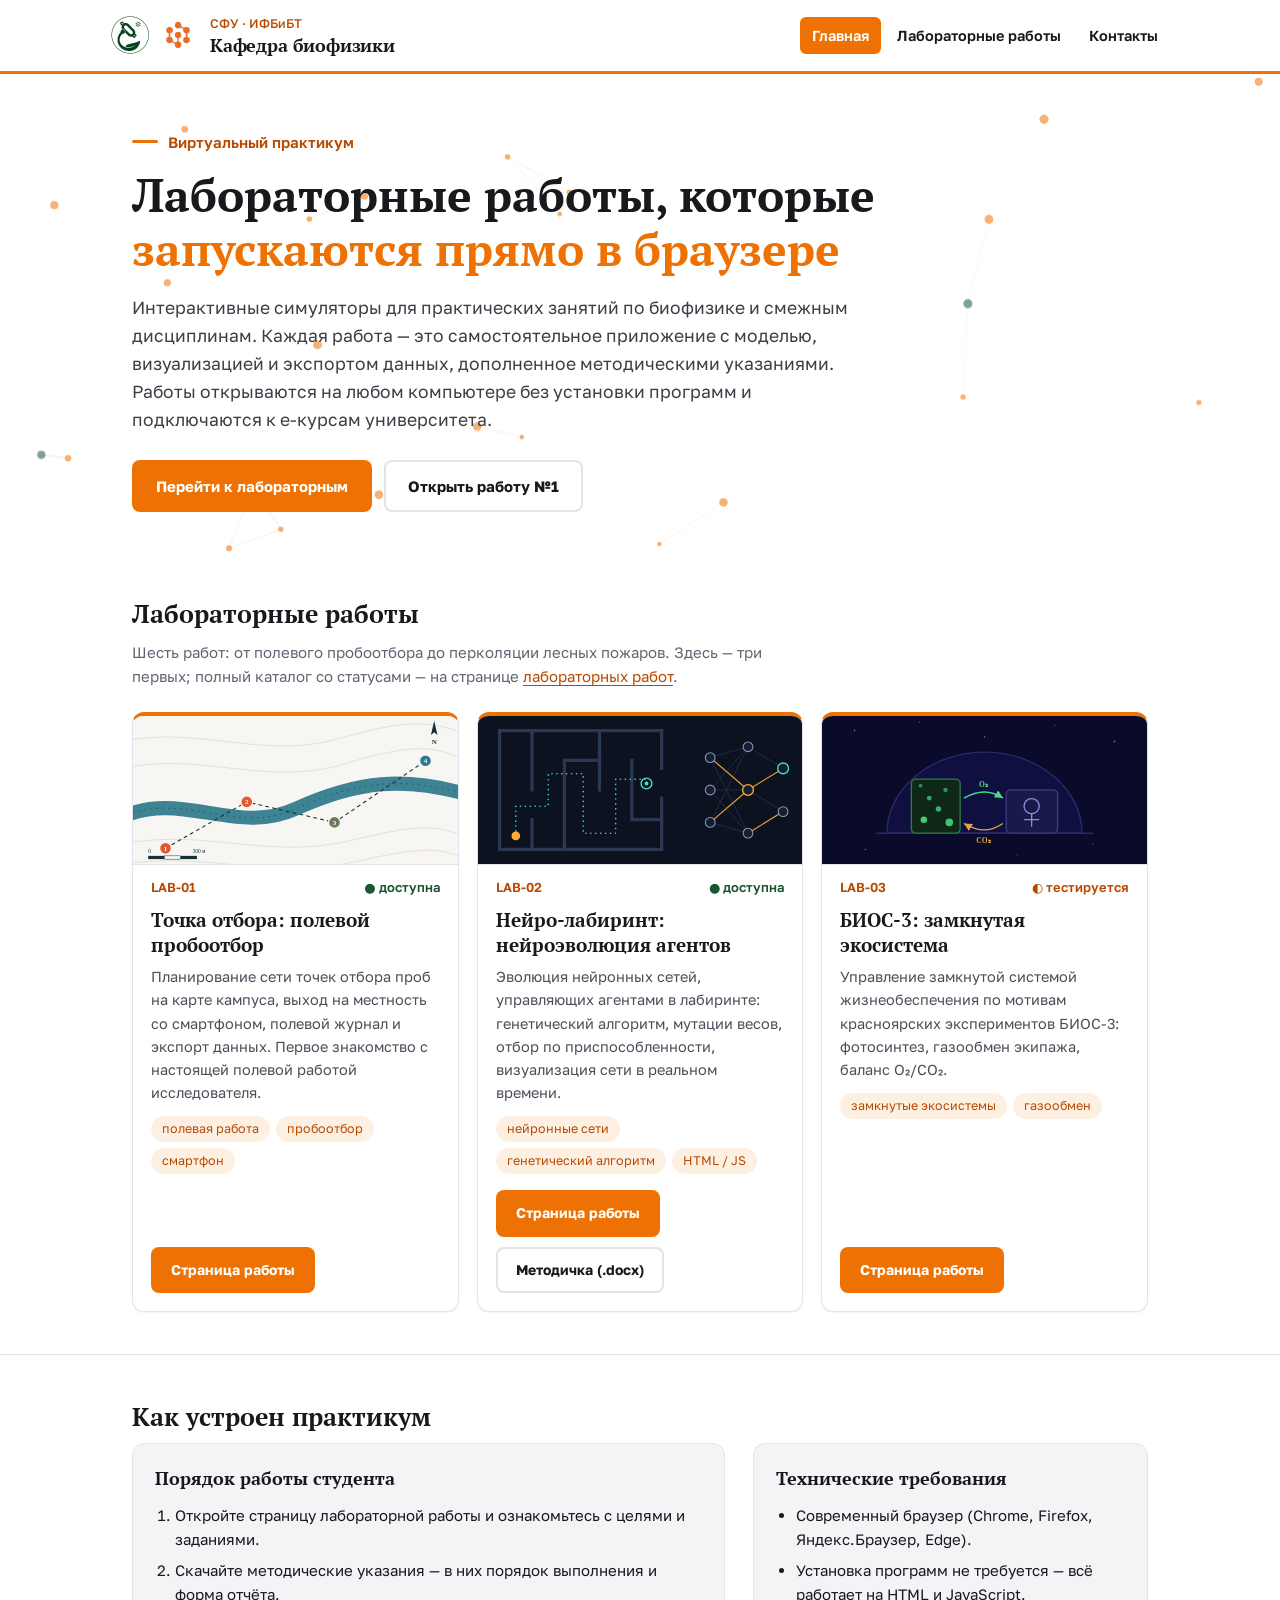
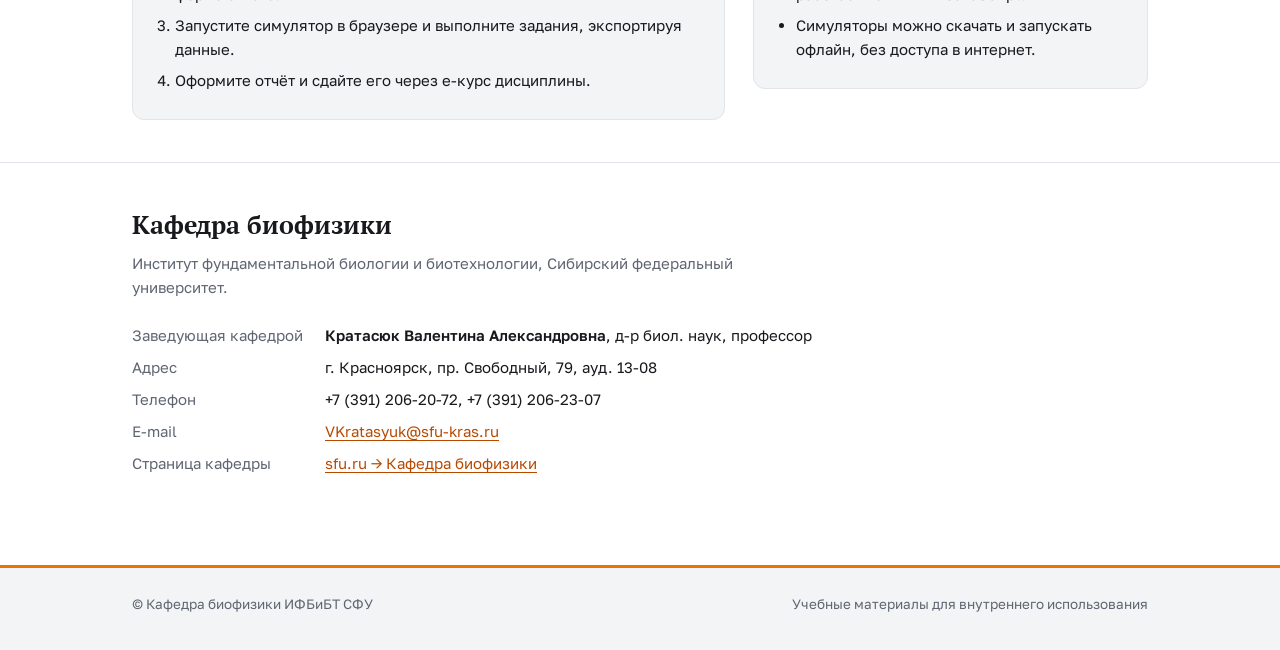
<file: index.html>
<!DOCTYPE html>
<html lang="ru">
<head>
<meta charset="UTF-8">
<meta name="viewport" content="width=device-width, initial-scale=1.0">
<title>Виртуальный практикум · Кафедра биофизики СФУ</title>
<meta name="description" content="Интерактивные лабораторные работы кафедры биофизики ИФБиБТ Сибирского федерального университета: симуляторы, методички, материалы к е-курсам.">
<link rel="preconnect" href="https://fonts.googleapis.com">
<link rel="preconnect" href="https://fonts.gstatic.com" crossorigin>
<link href="https://fonts.googleapis.com/css2?family=PT+Serif:wght@400;700&family=Golos+Text:wght@400;500;600;700&display=swap" rel="stylesheet">
<link rel="stylesheet" href="assets/css/style.css">
</head>
<body>

<header class="site-header">
  <div class="wrap bar">
    <a class="brand" href="index.html">
      <span class="logos">
        <img src="assets/img/logo-ifbibt.png" alt="Логотип ИФБиБТ">
        <img src="assets/img/logo-network.png" alt="">
      </span>
      <span class="txt">
        <span class="uni">СФУ · ИФБиБТ</span>
        <span class="dept">Кафедра биофизики</span>
      </span>
    </a>
    <nav class="site-nav" aria-label="Основная навигация">
      <a href="index.html" aria-current="page">Главная</a>
      <a href="labs/index.html">Лабораторные работы</a>
      <a href="index.html#contacts">Контакты</a>
    </nav>
  </div>
</header>

<main>
  <section class="hero">
    <canvas id="molecules" aria-hidden="true"></canvas>
    <div class="wrap">
      <p class="eyebrow">Виртуальный практикум</p>
      <h1>Лабораторные работы, которые <em>запускаются прямо в браузере</em></h1>
      <p class="lead">
        Интерактивные симуляторы для практических занятий по биофизике и смежным
        дисциплинам. Каждая работа — это самостоятельное приложение с моделью,
        визуализацией и экспортом данных, дополненное методическими указаниями.
        Работы открываются на любом компьютере без установки программ и подключаются
        к е-курсам университета.
      </p>
      <div class="cta-row">
        <a class="btn btn-primary" href="labs/index.html">Перейти к лабораторным</a>
        <a class="btn btn-ghost" href="labs/lab01-fieldwork/index.html">Открыть работу №1</a>
      </div>
    </div>
  </section>

  <section class="section" id="labs-preview">
    <div class="wrap">
      <h2>Лабораторные работы</h2>
      <p class="section-note">
        Шесть работ: от полевого пробоотбора до перколяции лесных пожаров.
        Здесь — три первых; полный каталог со статусами — на странице
        <a href="labs/index.html">лабораторных работ</a>.
      </p>

      <div class="lab-grid">
        <article class="lab-card">
          <a class="cover" href="labs/lab01-fieldwork/index.html" tabindex="-1" aria-hidden="true"><img src="assets/img/lab01-cover.svg" alt="Фрагмент полевой карты с точками отбора проб" loading="lazy"></a>
          <div class="head">
            <span class="id">LAB-01</span>
            <span class="status">● доступна</span>
          </div>
          <div class="body">
            <h3><a href="labs/lab01-fieldwork/index.html">Точка отбора: полевой пробоотбор</a></h3>
            <p>Планирование сети точек отбора проб на карте кампуса, выход на местность
               со смартфоном, полевой журнал и экспорт данных. Первое знакомство с
               настоящей полевой работой исследователя.</p>
            <div class="tags">
              <span class="tag">полевая работа</span>
              <span class="tag">пробоотбор</span>
              <span class="tag">смартфон</span>
            </div>
          </div>
          <div class="foot">
            <a class="btn btn-run" href="labs/lab01-fieldwork/index.html">Страница работы</a>
          </div>
        </article>

        <article class="lab-card">
          <a class="cover" href="labs/lab02-neuroevolution/index.html" tabindex="-1" aria-hidden="true"><img src="assets/img/lab02-cover.svg" alt="Лабиринт с траекторией агента и схемой нейронной сети" loading="lazy"></a>
          <div class="head">
            <span class="id">LAB-02</span>
            <span class="status">● доступна</span>
          </div>
          <div class="body">
            <h3><a href="labs/lab02-neuroevolution/index.html">Нейро-лабиринт: нейроэволюция агентов</a></h3>
            <p>Эволюция нейронных сетей, управляющих агентами в лабиринте: генетический
               алгоритм, мутации весов, отбор по приспособленности, визуализация сети
               в реальном времени.</p>
            <div class="tags">
              <span class="tag">нейронные сети</span>
              <span class="tag">генетический алгоритм</span>
              <span class="tag">HTML / JS</span>
            </div>
          </div>
          <div class="foot">
            <a class="btn btn-run" href="labs/lab02-neuroevolution/index.html">Страница работы</a>
            <a class="btn btn-doc" href="docs/metodichka_neuroevolution.docx" download>Методичка (.docx)</a>
          </div>
        </article>

        <article class="lab-card">
          <a class="cover" href="labs/lab03-bios3/index.html" tabindex="-1" aria-hidden="true"><img src="assets/img/lab03-cover.svg" alt="" loading="lazy"></a>
          <div class="head">
            <span class="id">LAB-03</span>
            <span class="status test">◐ тестируется</span>
          </div>
          <div class="body">
            <h3><a href="labs/lab03-bios3/index.html">БИОС-3: замкнутая экосистема</a></h3>
            <p>Управление замкнутой системой жизнеобеспечения по мотивам красноярских экспериментов БИОС-3: фотосинтез, газообмен экипажа, баланс O₂/CO₂.</p>
            <div class="tags">
              <span class="tag">замкнутые экосистемы</span>
              <span class="tag">газообмен</span>
            </div>
          </div>
          <div class="foot">
            <a class="btn btn-run" href="labs/lab03-bios3/index.html">Страница работы</a>
          </div>
        </article>
      </div>
    </div>
  </section>

  <section class="section" id="how">
    <div class="wrap">
      <h2>Как устроен практикум</h2>
      <div class="two-col">
        <div class="panel">
          <h2>Порядок работы студента</h2>
          <ol>
            <li>Откройте страницу лабораторной работы и ознакомьтесь с целями и заданиями.</li>
            <li>Скачайте методические указания — в них порядок выполнения и форма отчёта.</li>
            <li>Запустите симулятор в браузере и выполните задания, экспортируя данные.</li>
            <li>Оформите отчёт и сдайте его через е-курс дисциплины.</li>
          </ol>
        </div>
        <div class="panel">
          <h2>Технические требования</h2>
          <ul>
            <li>Современный браузер (Chrome, Firefox, Яндекс.Браузер, Edge).</li>
            <li>Установка программ не требуется — всё работает на HTML и JavaScript.</li>
            <li>Симуляторы можно скачать и запускать офлайн, без доступа в интернет.</li>
          </ul>
        </div>
      </div>
    </div>
  </section>

  <section class="section contacts" id="contacts">
    <div class="wrap">
      <h2>Кафедра биофизики</h2>
      <p class="section-note">Институт фундаментальной биологии и биотехнологии, Сибирский федеральный университет.</p>
      <dl>
        <dt>Заведующая кафедрой</dt><dd><b>Кратасюк Валентина Александровна</b>, д-р биол. наук, профессор</dd>
        <dt>Адрес</dt><dd>г. Красноярск, пр. Свободный, 79, ауд. 13-08</dd>
        <dt>Телефон</dt><dd>+7 (391) 206-20-72, +7 (391) 206-23-07</dd>
        <dt>E-mail</dt><dd><a href="mailto:VKratasyuk@sfu-kras.ru">VKratasyuk@sfu-kras.ru</a></dd>
        <dt>Страница кафедры</dt><dd><a href="https://sfu.ru/ru/about/departments/instituty/ifbibt/kbf" target="_blank" rel="noopener">sfu.ru → Кафедра биофизики</a></dd>
      </dl>
    </div>
  </section>
</main>

<footer class="site-footer">
  <div class="wrap">
    <span>© Кафедра биофизики ИФБиБТ СФУ</span>
    <span>Учебные материалы для внутреннего использования</span>
  </div>
</footer>

<script src="assets/js/site.js"></script>
</body>
</html>
</file>
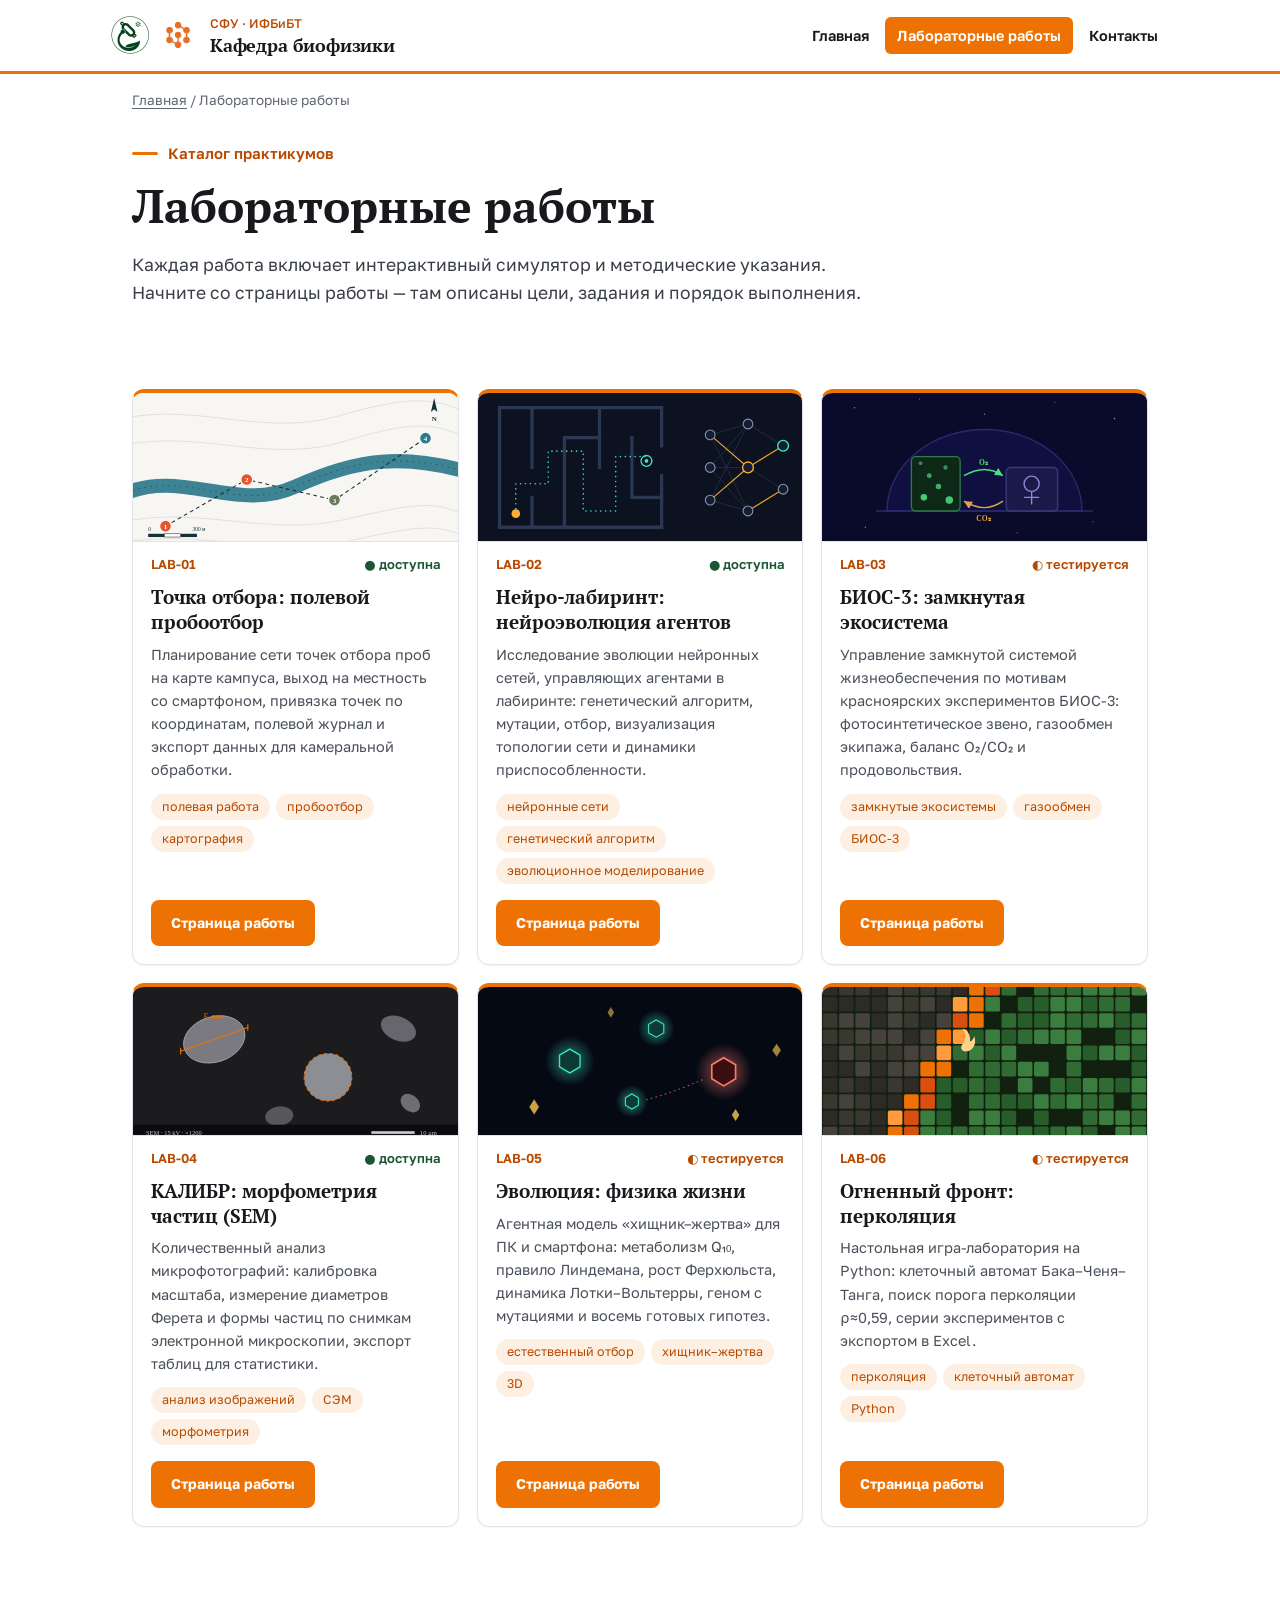
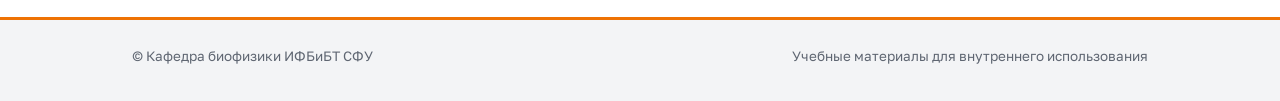
<file: labs/index.html>
<!DOCTYPE html>
<html lang="ru">
<head>
<meta charset="UTF-8">
<meta name="viewport" content="width=device-width, initial-scale=1.0">
<title>Лабораторные работы · Кафедра биофизики СФУ</title>
<link rel="preconnect" href="https://fonts.googleapis.com">
<link rel="preconnect" href="https://fonts.gstatic.com" crossorigin>
<link href="https://fonts.googleapis.com/css2?family=PT+Serif:wght@400;700&family=Golos+Text:wght@400;500;600;700&display=swap" rel="stylesheet">
<link rel="stylesheet" href="../assets/css/style.css">
</head>
<body>

<header class="site-header">
  <div class="wrap bar">
    <a class="brand" href="../index.html">
      <span class="logos">
        <img src="../assets/img/logo-ifbibt.png" alt="Логотип ИФБиБТ">
        <img src="../assets/img/logo-network.png" alt="">
      </span>
      <span class="txt">
        <span class="uni">СФУ · ИФБиБТ</span>
        <span class="dept">Кафедра биофизики</span>
      </span>
    </a>
    <nav class="site-nav" aria-label="Основная навигация">
      <a href="../index.html">Главная</a>
      <a href="index.html" aria-current="page">Лабораторные работы</a>
      <a href="../index.html#contacts">Контакты</a>
    </nav>
  </div>
</header>

<main>
  <div class="wrap">
    <nav class="crumbs" aria-label="Навигационная цепочка">
      <a href="../index.html">Главная</a> / Лабораторные работы
    </nav>
  </div>

  <section class="hero" style="padding-top: 30px;">
    <div class="wrap">
      <p class="eyebrow">Каталог практикумов</p>
      <h1>Лабораторные работы</h1>
      <p class="lead">
        Каждая работа включает интерактивный симулятор и методические указания.
        Начните со страницы работы — там описаны цели, задания и порядок выполнения.
      </p>
    </div>
  </section>

  <section class="section">
    <div class="wrap">
      <div class="lab-grid">
        <article class="lab-card">
          <a class="cover" href="lab01-fieldwork/index.html" tabindex="-1" aria-hidden="true"><img src="../assets/img/lab01-cover.svg" alt="" loading="lazy"></a>
          <div class="head">
            <span class="id">LAB-01</span>
            <span class="status ">● доступна</span>
          </div>
          <div class="body">
            <h3><a href="lab01-fieldwork/index.html">Точка отбора: полевой пробоотбор</a></h3>
            <p>Планирование сети точек отбора проб на карте кампуса, выход на местность со смартфоном, привязка точек по координатам, полевой журнал и экспорт данных для камеральной обработки.</p>
            <div class="tags">
              <span class="tag">полевая работа</span>
              <span class="tag">пробоотбор</span>
              <span class="tag">картография</span>
            </div>
          </div>
          <div class="foot">
            <a class="btn btn-run" href="lab01-fieldwork/index.html">Страница работы</a>
          </div>
        </article>

        <article class="lab-card">
          <a class="cover" href="lab02-neuroevolution/index.html" tabindex="-1" aria-hidden="true"><img src="../assets/img/lab02-cover.svg" alt="" loading="lazy"></a>
          <div class="head">
            <span class="id">LAB-02</span>
            <span class="status ">● доступна</span>
          </div>
          <div class="body">
            <h3><a href="lab02-neuroevolution/index.html">Нейро-лабиринт: нейроэволюция агентов</a></h3>
            <p>Исследование эволюции нейронных сетей, управляющих агентами в лабиринте: генетический алгоритм, мутации, отбор, визуализация топологии сети и динамики приспособленности.</p>
            <div class="tags">
              <span class="tag">нейронные сети</span>
              <span class="tag">генетический алгоритм</span>
              <span class="tag">эволюционное моделирование</span>
            </div>
          </div>
          <div class="foot">
            <a class="btn btn-run" href="lab02-neuroevolution/index.html">Страница работы</a>
          </div>
        </article>

        <article class="lab-card">
          <a class="cover" href="lab03-bios3/index.html" tabindex="-1" aria-hidden="true"><img src="../assets/img/lab03-cover.svg" alt="" loading="lazy"></a>
          <div class="head">
            <span class="id">LAB-03</span>
            <span class="status test">◐ тестируется</span>
          </div>
          <div class="body">
            <h3><a href="lab03-bios3/index.html">БИОС-3: замкнутая экосистема</a></h3>
            <p>Управление замкнутой системой жизнеобеспечения по мотивам красноярских экспериментов БИОС-3: фотосинтетическое звено, газообмен экипажа, баланс O₂/CO₂ и продовольствия.</p>
            <div class="tags">
              <span class="tag">замкнутые экосистемы</span>
              <span class="tag">газообмен</span>
              <span class="tag">БИОС-3</span>
            </div>
          </div>
          <div class="foot">
            <a class="btn btn-run" href="lab03-bios3/index.html">Страница работы</a>
          </div>
        </article>

        <article class="lab-card">
          <a class="cover" href="lab04-kalibr/index.html" tabindex="-1" aria-hidden="true"><img src="../assets/img/lab04-cover.svg" alt="" loading="lazy"></a>
          <div class="head">
            <span class="id">LAB-04</span>
            <span class="status">● доступна</span>
          </div>
          <div class="body">
            <h3><a href="lab04-kalibr/index.html">КАЛИБР: морфометрия частиц (SEM)</a></h3>
            <p>Количественный анализ микрофотографий: калибровка масштаба, измерение диаметров Ферета и формы частиц по снимкам электронной микроскопии, экспорт таблиц для статистики.</p>
            <div class="tags">
              <span class="tag">анализ изображений</span>
              <span class="tag">СЭМ</span>
              <span class="tag">морфометрия</span>
            </div>
          </div>
          <div class="foot">
            <a class="btn btn-run" href="lab04-kalibr/index.html">Страница работы</a>
          </div>
        </article>

        <article class="lab-card">
          <a class="cover" href="lab05-evolution/index.html" tabindex="-1" aria-hidden="true"><img src="../assets/img/lab05-cover.svg" alt="" loading="lazy"></a>
          <div class="head">
            <span class="id">LAB-05</span>
            <span class="status test">◐ тестируется</span>
          </div>
          <div class="body">
            <h3><a href="lab05-evolution/index.html">Эволюция: физика жизни</a></h3>
            <p>Агентная модель «хищник–жертва» для ПК и смартфона: метаболизм Q₁₀, правило Линдемана, рост Ферхюльста, динамика Лотки–Вольтерры, геном с мутациями и восемь готовых гипотез.</p>
            <div class="tags">
              <span class="tag">естественный отбор</span>
              <span class="tag">хищник–жертва</span>
              <span class="tag">3D</span>
            </div>
          </div>
          <div class="foot">
            <a class="btn btn-run" href="lab05-evolution/index.html">Страница работы</a>
          </div>
        </article>

        <article class="lab-card">
          <a class="cover" href="lab06-fire/index.html" tabindex="-1" aria-hidden="true"><img src="../assets/img/lab06-cover.svg" alt="" loading="lazy"></a>
          <div class="head">
            <span class="id">LAB-06</span>
            <span class="status test">◐ тестируется</span>
          </div>
          <div class="body">
            <h3><a href="lab06-fire/index.html">Огненный фронт: перколяция</a></h3>
            <p>Настольная игра-лаборатория на Python: клеточный автомат Бака–Ченя–Танга, поиск порога перколяции ρ≈0,59, серии экспериментов с экспортом в Excel.</p>
            <div class="tags">
              <span class="tag">перколяция</span>
              <span class="tag">клеточный автомат</span>
              <span class="tag">Python</span>
            </div>
          </div>
          <div class="foot">
            <a class="btn btn-run" href="lab06-fire/index.html">Страница работы</a>
          </div>
        </article>
      </div>
    </div>
  </section>
</main>

<footer class="site-footer">
  <div class="wrap">
    <span>© Кафедра биофизики ИФБиБТ СФУ</span>
    <span>Учебные материалы для внутреннего использования</span>
  </div>
</footer>

<script src="../assets/js/site.js"></script>
</body>
</html>
</file>
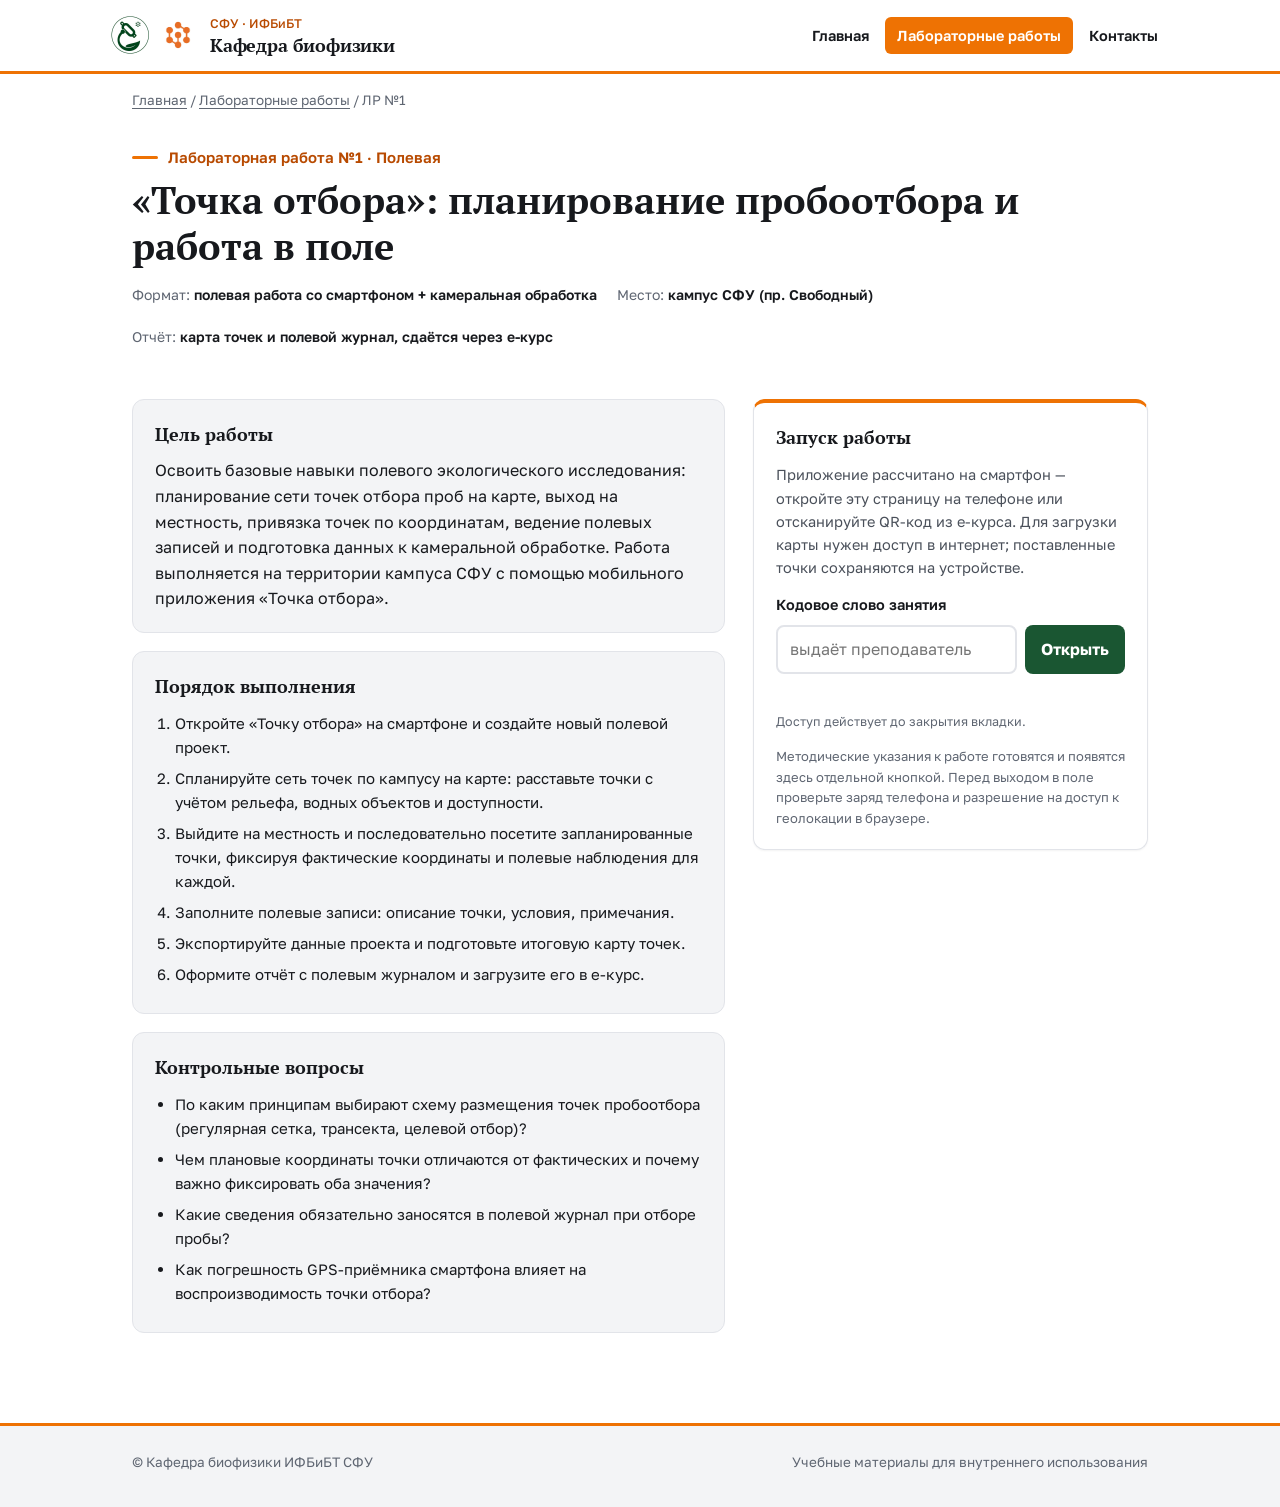
<file: labs/lab01-fieldwork/index.html>
<!DOCTYPE html>
<html lang="ru">
<head>
<meta charset="UTF-8">
<meta name="viewport" content="width=device-width, initial-scale=1.0">
<title>ЛР №1. Точка отбора: полевой пробоотбор · Кафедра биофизики СФУ</title>
<link rel="preconnect" href="https://fonts.googleapis.com">
<link rel="preconnect" href="https://fonts.gstatic.com" crossorigin>
<link href="https://fonts.googleapis.com/css2?family=PT+Serif:wght@400;700&family=Golos+Text:wght@400;500;600;700&display=swap" rel="stylesheet">
<link rel="stylesheet" href="../../assets/css/style.css">
</head>
<body>

<header class="site-header">
  <div class="wrap bar">
    <a class="brand" href="../../index.html">
      <span class="logos">
        <img src="../../assets/img/logo-ifbibt.png" alt="Логотип ИФБиБТ">
        <img src="../../assets/img/logo-network.png" alt="">
      </span>
      <span class="txt">
        <span class="uni">СФУ · ИФБиБТ</span>
        <span class="dept">Кафедра биофизики</span>
      </span>
    </a>
    <nav class="site-nav" aria-label="Основная навигация">
      <a href="../../index.html">Главная</a>
      <a href="../index.html" aria-current="page">Лабораторные работы</a>
      <a href="../../index.html#contacts">Контакты</a>
    </nav>
  </div>
</header>

<main>
  <div class="wrap">
    <nav class="crumbs" aria-label="Навигационная цепочка">
      <a href="../../index.html">Главная</a> /
      <a href="../index.html">Лабораторные работы</a> /
      ЛР №1
    </nav>
  </div>

  <section class="lab-page-head">
    <div class="wrap">
      <p class="eyebrow">Лабораторная работа №1 · Полевая</p>
      <h1>«Точка отбора»: планирование пробоотбора и работа в поле</h1>
      <div class="meta-row">
        <span>Формат: <b>полевая работа со смартфоном + камеральная обработка</b></span>
        <span>Место: <b>кампус СФУ (пр. Свободный)</b></span>
        <span>Отчёт: <b>карта точек и полевой журнал, сдаётся через е-курс</b></span>
      </div>
    </div>
  </section>

  <section class="section">
    <div class="wrap two-col">
      <div>
        <div class="panel">
          <h2>Цель работы</h2>
          <p>Освоить базовые навыки полевого экологического исследования: планирование
          сети точек отбора проб на карте, выход на местность, привязка точек по
          координатам, ведение полевых записей и подготовка данных к камеральной
          обработке. Работа выполняется на территории кампуса СФУ с помощью
          мобильного приложения «Точка отбора».</p>
        </div>

        <div class="panel" style="margin-top: 18px;">
          <h2>Порядок выполнения</h2>
          <ol>
            <li>Откройте «Точку отбора» на смартфоне и создайте новый полевой проект.</li>
            <li>Спланируйте сеть точек по кампусу на карте: расставьте точки с учётом
                рельефа, водных объектов и доступности.</li>
            <li>Выйдите на местность и последовательно посетите запланированные точки,
                фиксируя фактические координаты и полевые наблюдения для каждой.</li>
            <li>Заполните полевые записи: описание точки, условия, примечания.</li>
            <li>Экспортируйте данные проекта и подготовьте итоговую карту точек.</li>
            <li>Оформите отчёт с полевым журналом и загрузите его в е-курс.</li>
          </ol>
        </div>

        <div class="panel" style="margin-top: 18px;">
          <h2>Контрольные вопросы</h2>
          <ul>
            <li>По каким принципам выбирают схему размещения точек пробоотбора
                (регулярная сетка, трансекта, целевой отбор)?</li>
            <li>Чем плановые координаты точки отличаются от фактических и почему
                важно фиксировать оба значения?</li>
            <li>Какие сведения обязательно заносятся в полевой журнал при отборе пробы?</li>
            <li>Как погрешность GPS-приёмника смартфона влияет на воспроизводимость
                точки отбора?</li>
          </ul>
        </div>
      </div>

      <aside class="launch-panel">
        <h2>Запуск работы</h2>
        <p>Приложение рассчитано на смартфон — откройте эту страницу на телефоне
           или отсканируйте QR-код из е-курса. Для загрузки карты нужен доступ
           в интернет; поставленные точки сохраняются на устройстве.</p>
<div class="gate" data-gate="lab01">
          <label for="gate-word">Кодовое слово занятия</label>
          <div class="row">
            <input id="gate-word" type="text" autocomplete="off" placeholder="выдаёт преподаватель">
            <button type="button">Открыть</button>
          </div>
          <p class="gate-msg"></p>
          <p class="gate-note">Доступ действует до закрытия вкладки.</p>
        </div>
        <div class="gated" hidden>
                <a class="btn btn-run" href="hydro-point.html">Открыть «Точку отбора»</a>
        </div>
        <p class="hint">Методические указания к работе готовятся и появятся здесь
           отдельной кнопкой. Перед выходом в поле проверьте заряд телефона и
           разрешение на доступ к геолокации в браузере.</p>
      </aside>
    </div>
  </section>
</main>

<footer class="site-footer">
  <div class="wrap">
    <span>© Кафедра биофизики ИФБиБТ СФУ</span>
    <span>Учебные материалы для внутреннего использования</span>
  </div>
</footer>

<script src="../../assets/js/site.js"></script>
<script src="../../assets/js/gate.js"></script>
</body>
</html>
</file>
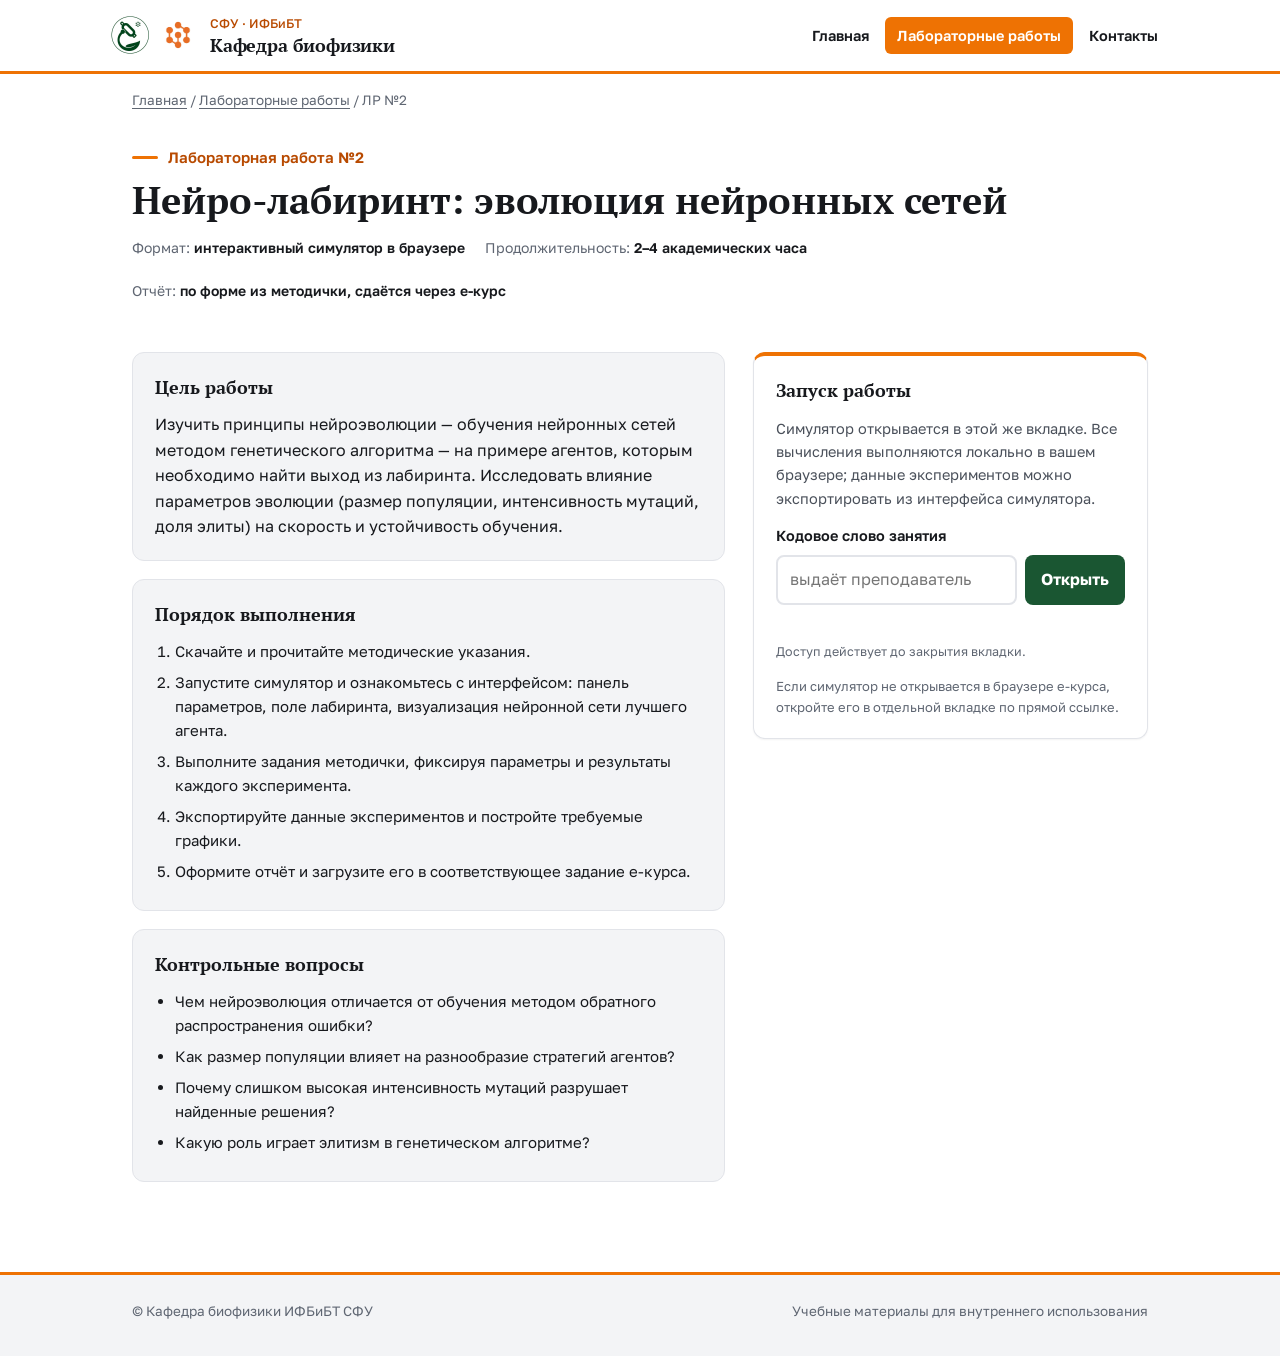
<file: labs/lab02-neuroevolution/index.html>
<!DOCTYPE html>
<html lang="ru">
<head>
<meta charset="UTF-8">
<meta name="viewport" content="width=device-width, initial-scale=1.0">
<title>ЛР №2. Нейро-лабиринт · Кафедра биофизики СФУ</title>
<link rel="preconnect" href="https://fonts.googleapis.com">
<link rel="preconnect" href="https://fonts.gstatic.com" crossorigin>
<link href="https://fonts.googleapis.com/css2?family=PT+Serif:wght@400;700&family=Golos+Text:wght@400;500;600;700&display=swap" rel="stylesheet">
<link rel="stylesheet" href="../../assets/css/style.css">
</head>
<body>

<header class="site-header">
  <div class="wrap bar">
    <a class="brand" href="../../index.html">
      <span class="logos">
        <img src="../../assets/img/logo-ifbibt.png" alt="Логотип ИФБиБТ">
        <img src="../../assets/img/logo-network.png" alt="">
      </span>
      <span class="txt">
        <span class="uni">СФУ · ИФБиБТ</span>
        <span class="dept">Кафедра биофизики</span>
      </span>
    </a>
    <nav class="site-nav" aria-label="Основная навигация">
      <a href="../../index.html">Главная</a>
      <a href="../index.html" aria-current="page">Лабораторные работы</a>
      <a href="../../index.html#contacts">Контакты</a>
    </nav>
  </div>
</header>

<main>
  <div class="wrap">
    <nav class="crumbs" aria-label="Навигационная цепочка">
      <a href="../../index.html">Главная</a> /
      <a href="../index.html">Лабораторные работы</a> /
      ЛР №2
    </nav>
  </div>

  <section class="lab-page-head">
    <div class="wrap">
      <p class="eyebrow">Лабораторная работа №2</p>
      <h1>Нейро-лабиринт: эволюция нейронных сетей</h1>
      <div class="meta-row">
        <span>Формат: <b>интерактивный симулятор в браузере</b></span>
        <span>Продолжительность: <b>2–4 академических часа</b></span>
        <span>Отчёт: <b>по форме из методички, сдаётся через е-курс</b></span>
      </div>
    </div>
  </section>

  <section class="section">
    <div class="wrap two-col">
      <div>
        <div class="panel">
          <h2>Цель работы</h2>
          <p>Изучить принципы нейроэволюции — обучения нейронных сетей методом
          генетического алгоритма — на примере агентов, которым необходимо найти
          выход из лабиринта. Исследовать влияние параметров эволюции (размер
          популяции, интенсивность мутаций, доля элиты) на скорость и устойчивость
          обучения.</p>
        </div>

        <div class="panel" style="margin-top: 18px;">
          <h2>Порядок выполнения</h2>
          <ol>
            <li>Скачайте и прочитайте методические указания.</li>
            <li>Запустите симулятор и ознакомьтесь с интерфейсом: панель параметров,
                поле лабиринта, визуализация нейронной сети лучшего агента.</li>
            <li>Выполните задания методички, фиксируя параметры и результаты каждого
                эксперимента.</li>
            <li>Экспортируйте данные экспериментов и постройте требуемые графики.</li>
            <li>Оформите отчёт и загрузите его в соответствующее задание е-курса.</li>
          </ol>
        </div>

        <div class="panel" style="margin-top: 18px;">
          <h2>Контрольные вопросы</h2>
          <ul>
            <li>Чем нейроэволюция отличается от обучения методом обратного распространения ошибки?</li>
            <li>Как размер популяции влияет на разнообразие стратегий агентов?</li>
            <li>Почему слишком высокая интенсивность мутаций разрушает найденные решения?</li>
            <li>Какую роль играет элитизм в генетическом алгоритме?</li>
          </ul>
        </div>
      </div>

      <aside class="launch-panel">
        <h2>Запуск работы</h2>
        <p>Симулятор открывается в этой же вкладке. Все вычисления выполняются
           локально в вашем браузере; данные экспериментов можно экспортировать
           из интерфейса симулятора.</p>
<div class="gate" data-gate="lab02">
          <label for="gate-word">Кодовое слово занятия</label>
          <div class="row">
            <input id="gate-word" type="text" autocomplete="off" placeholder="выдаёт преподаватель">
            <button type="button">Открыть</button>
          </div>
          <p class="gate-msg"></p>
          <p class="gate-note">Доступ действует до закрытия вкладки.</p>
        </div>
        <div class="gated" hidden>
                <a class="btn btn-run" href="neuro-maze.html">Запустить симулятор</a>
        <a class="btn btn-doc" href="../../docs/metodichka_neuroevolution.docx" download>Скачать методичку (.docx)</a>
        </div>
        <p class="hint">Если симулятор не открывается в браузере е-курса, откройте
           его в отдельной вкладке по прямой ссылке.</p>
      </aside>
    </div>
  </section>
</main>

<footer class="site-footer">
  <div class="wrap">
    <span>© Кафедра биофизики ИФБиБТ СФУ</span>
    <span>Учебные материалы для внутреннего использования</span>
  </div>
</footer>

<script src="../../assets/js/site.js"></script>
<script src="../../assets/js/gate.js"></script>
</body>
</html>
</file>
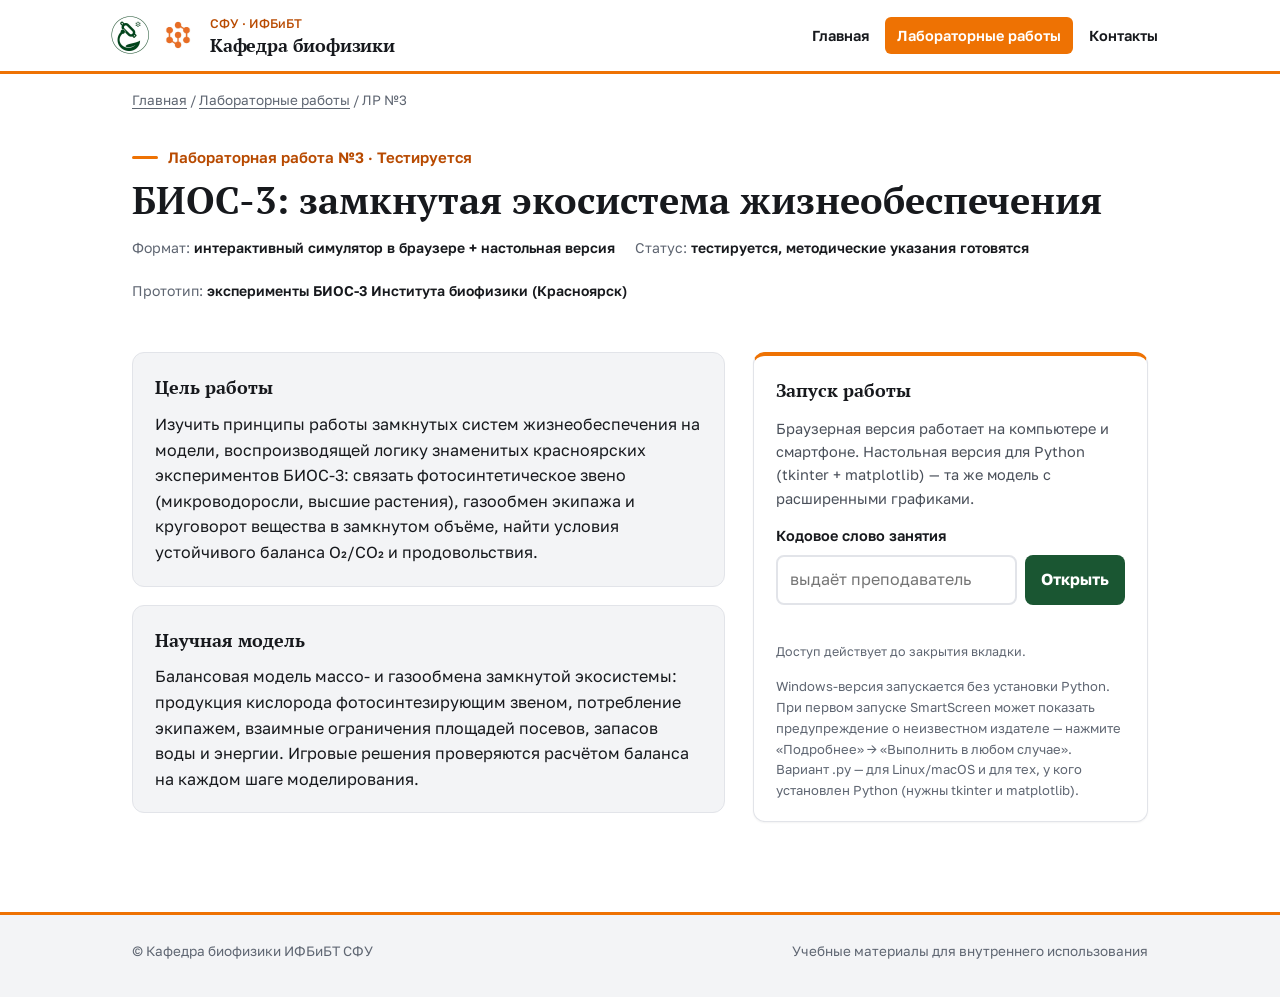
<file: labs/lab03-bios3/index.html>
<!DOCTYPE html>
<html lang="ru">
<head>
<meta charset="UTF-8">
<meta name="viewport" content="width=device-width, initial-scale=1.0">
<title>ЛР №3. БИОС-3 · Кафедра биофизики СФУ</title>
<link rel="preconnect" href="https://fonts.googleapis.com">
<link rel="preconnect" href="https://fonts.gstatic.com" crossorigin>
<link href="https://fonts.googleapis.com/css2?family=PT+Serif:wght@400;700&family=Golos+Text:wght@400;500;600;700&display=swap" rel="stylesheet">
<link rel="stylesheet" href="../../assets/css/style.css">
</head>
<body>

<header class="site-header">
  <div class="wrap bar">
    <a class="brand" href="../../index.html">
      <span class="logos">
        <img src="../../assets/img/logo-ifbibt.png" alt="Логотип ИФБиБТ">
        <img src="../../assets/img/logo-network.png" alt="">
      </span>
      <span class="txt">
        <span class="uni">СФУ · ИФБиБТ</span>
        <span class="dept">Кафедра биофизики</span>
      </span>
    </a>
    <nav class="site-nav" aria-label="Основная навигация">
      <a href="../../index.html">Главная</a>
      <a href="../index.html" aria-current="page">Лабораторные работы</a>
      <a href="../../index.html#contacts">Контакты</a>
    </nav>
  </div>
</header>

<main>
  <div class="wrap">
    <nav class="crumbs" aria-label="Навигационная цепочка">
      <a href="../../index.html">Главная</a> /
      <a href="../index.html">Лабораторные работы</a> /
      ЛР №3
    </nav>
  </div>

  <section class="lab-page-head">
    <div class="wrap">
      <p class="eyebrow">Лабораторная работа №3 · Тестируется</p>
      <h1>БИОС-3: замкнутая экосистема жизнеобеспечения</h1>
      <div class="meta-row">
        <span>Формат: <b>интерактивный симулятор в браузере + настольная версия</b></span>
        <span>Статус: <b>тестируется, методические указания готовятся</b></span>
        <span>Прототип: <b>эксперименты БИОС-3 Института биофизики (Красноярск)</b></span>
      </div>
    </div>
  </section>

  <section class="section">
    <div class="wrap two-col">
      <div>
        <div class="panel">
          <h2>Цель работы</h2>
          <p>Изучить принципы работы замкнутых систем жизнеобеспечения на модели, воспроизводящей логику знаменитых красноярских экспериментов БИОС-3: связать фотосинтетическое звено (микроводоросли, высшие растения), газообмен экипажа и круговорот вещества в замкнутом объёме, найти условия устойчивого баланса O₂/CO₂ и продовольствия.</p>
        </div>

        <div class="panel" style="margin-top: 18px;">
          <h2>Научная модель</h2>
          <p>Балансовая модель массо- и газообмена замкнутой экосистемы: продукция кислорода фотосинтезирующим звеном, потребление экипажем, взаимные ограничения площадей посевов, запасов воды и энергии. Игровые решения проверяются расчётом баланса на каждом шаге моделирования.</p>
        </div>
      </div>

      <aside class="launch-panel">
        <h2>Запуск работы</h2>
        <p>Браузерная версия работает на компьютере и смартфоне. Настольная версия для Python (tkinter + matplotlib) — та же модель с расширенными графиками.</p>
<div class="gate" data-gate="lab03">
          <label for="gate-word">Кодовое слово занятия</label>
          <div class="row">
            <input id="gate-word" type="text" autocomplete="off" placeholder="выдаёт преподаватель">
            <button type="button">Открыть</button>
          </div>
          <p class="gate-msg"></p>
          <p class="gate-note">Доступ действует до закрытия вкладки.</p>
        </div>
        <div class="gated" hidden>
                <a class="btn btn-run" href="bios3.html">Открыть симулятор в браузере</a>
        <a class="btn btn-doc" href="https://REPLACE-cloud-link" target="_blank" rel="noopener">Настольная версия для Windows (.exe, 33 МБ)</a>
        <a class="btn btn-doc" href="bios3_desktop.py" download>Исходный код (.py)</a>
        </div>
        <p class="hint">Windows-версия запускается без установки Python. При первом запуске
           SmartScreen может показать предупреждение о неизвестном издателе —
           нажмите «Подробнее» → «Выполнить в любом случае». Вариант .py — для
           Linux/macOS и для тех, у кого установлен Python (нужны tkinter и matplotlib).</p>
      </aside>
    </div>
  </section>
</main>

<footer class="site-footer">
  <div class="wrap">
    <span>© Кафедра биофизики ИФБиБТ СФУ</span>
    <span>Учебные материалы для внутреннего использования</span>
  </div>
</footer>

<script src="../../assets/js/site.js"></script>
<script src="../../assets/js/gate.js"></script>
</body>
</html>
</file>
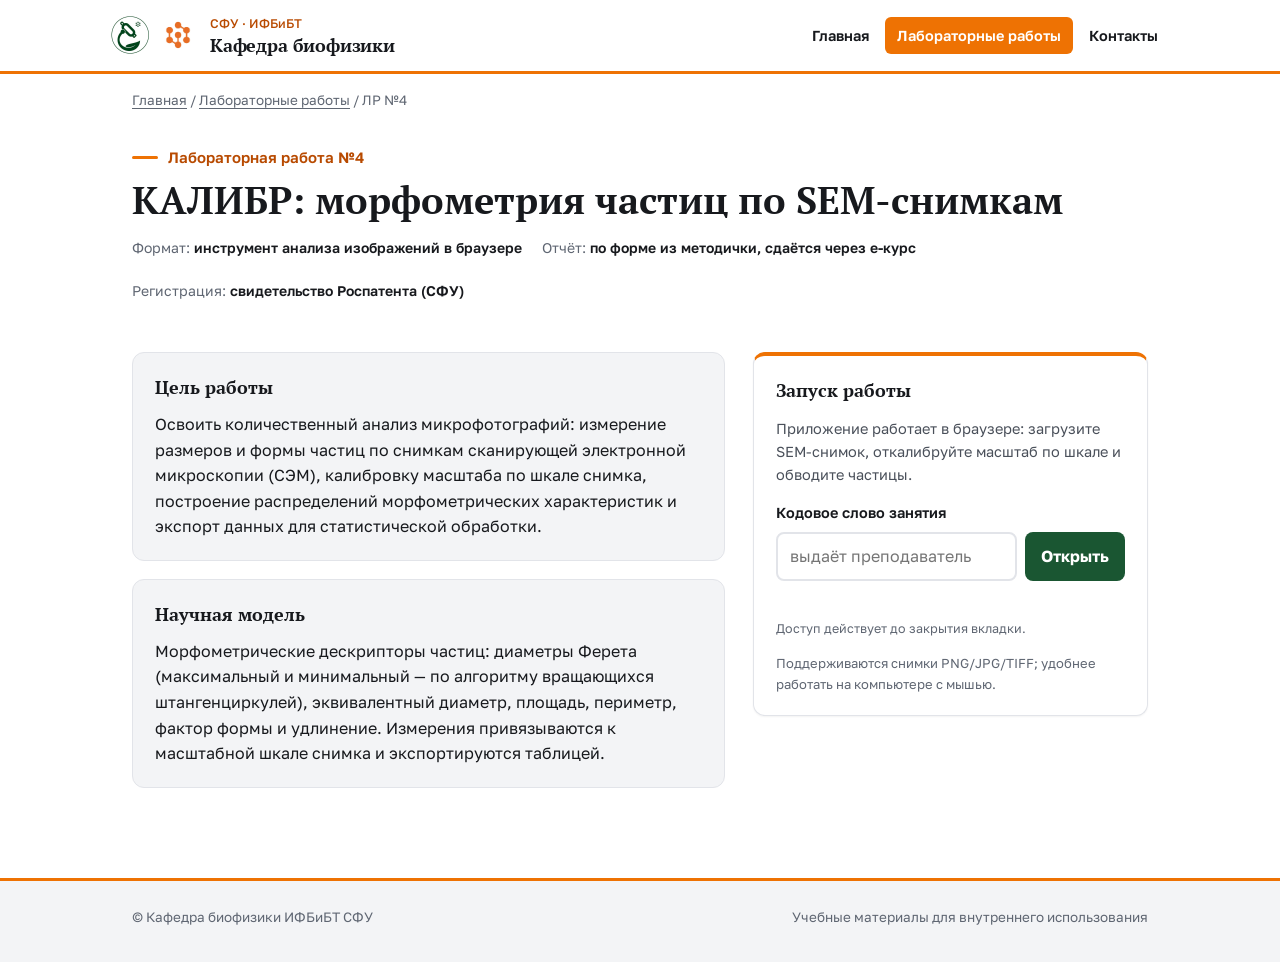
<file: labs/lab04-kalibr/index.html>
<!DOCTYPE html>
<html lang="ru">
<head>
<meta charset="UTF-8">
<meta name="viewport" content="width=device-width, initial-scale=1.0">
<title>ЛР №4. КАЛИБР · Кафедра биофизики СФУ</title>
<link rel="preconnect" href="https://fonts.googleapis.com">
<link rel="preconnect" href="https://fonts.gstatic.com" crossorigin>
<link href="https://fonts.googleapis.com/css2?family=PT+Serif:wght@400;700&family=Golos+Text:wght@400;500;600;700&display=swap" rel="stylesheet">
<link rel="stylesheet" href="../../assets/css/style.css">
</head>
<body>

<header class="site-header">
  <div class="wrap bar">
    <a class="brand" href="../../index.html">
      <span class="logos">
        <img src="../../assets/img/logo-ifbibt.png" alt="Логотип ИФБиБТ">
        <img src="../../assets/img/logo-network.png" alt="">
      </span>
      <span class="txt">
        <span class="uni">СФУ · ИФБиБТ</span>
        <span class="dept">Кафедра биофизики</span>
      </span>
    </a>
    <nav class="site-nav" aria-label="Основная навигация">
      <a href="../../index.html">Главная</a>
      <a href="../index.html" aria-current="page">Лабораторные работы</a>
      <a href="../../index.html#contacts">Контакты</a>
    </nav>
  </div>
</header>

<main>
  <div class="wrap">
    <nav class="crumbs" aria-label="Навигационная цепочка">
      <a href="../../index.html">Главная</a> /
      <a href="../index.html">Лабораторные работы</a> /
      ЛР №4
    </nav>
  </div>

  <section class="lab-page-head">
    <div class="wrap">
      <p class="eyebrow">Лабораторная работа №4</p>
      <h1>КАЛИБР: морфометрия частиц по SEM-снимкам</h1>
      <div class="meta-row">
        <span>Формат: <b>инструмент анализа изображений в браузере</b></span>
        <span>Отчёт: <b>по форме из методички, сдаётся через е-курс</b></span>
        <span>Регистрация: <b>свидетельство Роспатента (СФУ)</b></span>
      </div>
    </div>
  </section>

  <section class="section">
    <div class="wrap two-col">
      <div>
        <div class="panel">
          <h2>Цель работы</h2>
          <p>Освоить количественный анализ микрофотографий: измерение размеров и формы частиц по снимкам сканирующей электронной микроскопии (СЭМ), калибровку масштаба по шкале снимка, построение распределений морфометрических характеристик и экспорт данных для статистической обработки.</p>
        </div>

        <div class="panel" style="margin-top: 18px;">
          <h2>Научная модель</h2>
          <p>Морфометрические дескрипторы частиц: диаметры Ферета (максимальный и минимальный — по алгоритму вращающихся штангенциркулей), эквивалентный диаметр, площадь, периметр, фактор формы и удлинение. Измерения привязываются к масштабной шкале снимка и экспортируются таблицей.</p>
        </div>
      </div>

      <aside class="launch-panel">
        <h2>Запуск работы</h2>
        <p>Приложение работает в браузере: загрузите SEM-снимок, откалибруйте масштаб по шкале и обводите частицы.</p>
<div class="gate" data-gate="lab04">
          <label for="gate-word">Кодовое слово занятия</label>
          <div class="row">
            <input id="gate-word" type="text" autocomplete="off" placeholder="выдаёт преподаватель">
            <button type="button">Открыть</button>
          </div>
          <p class="gate-msg"></p>
          <p class="gate-note">Доступ действует до закрытия вкладки.</p>
        </div>
        <div class="gated" hidden>
                <a class="btn btn-run" href="kalibr.html">Открыть КАЛИБР</a>
        <a class="btn btn-doc" href="../../docs/lab_rab_kalibr.docx" download>Скачать методичку (.docx)</a>
        </div>
        <p class="hint">Поддерживаются снимки PNG/JPG/TIFF; удобнее работать на компьютере с мышью.</p>
      </aside>
    </div>
  </section>
</main>

<footer class="site-footer">
  <div class="wrap">
    <span>© Кафедра биофизики ИФБиБТ СФУ</span>
    <span>Учебные материалы для внутреннего использования</span>
  </div>
</footer>

<script src="../../assets/js/site.js"></script>
<script src="../../assets/js/gate.js"></script>
</body>
</html>
</file>
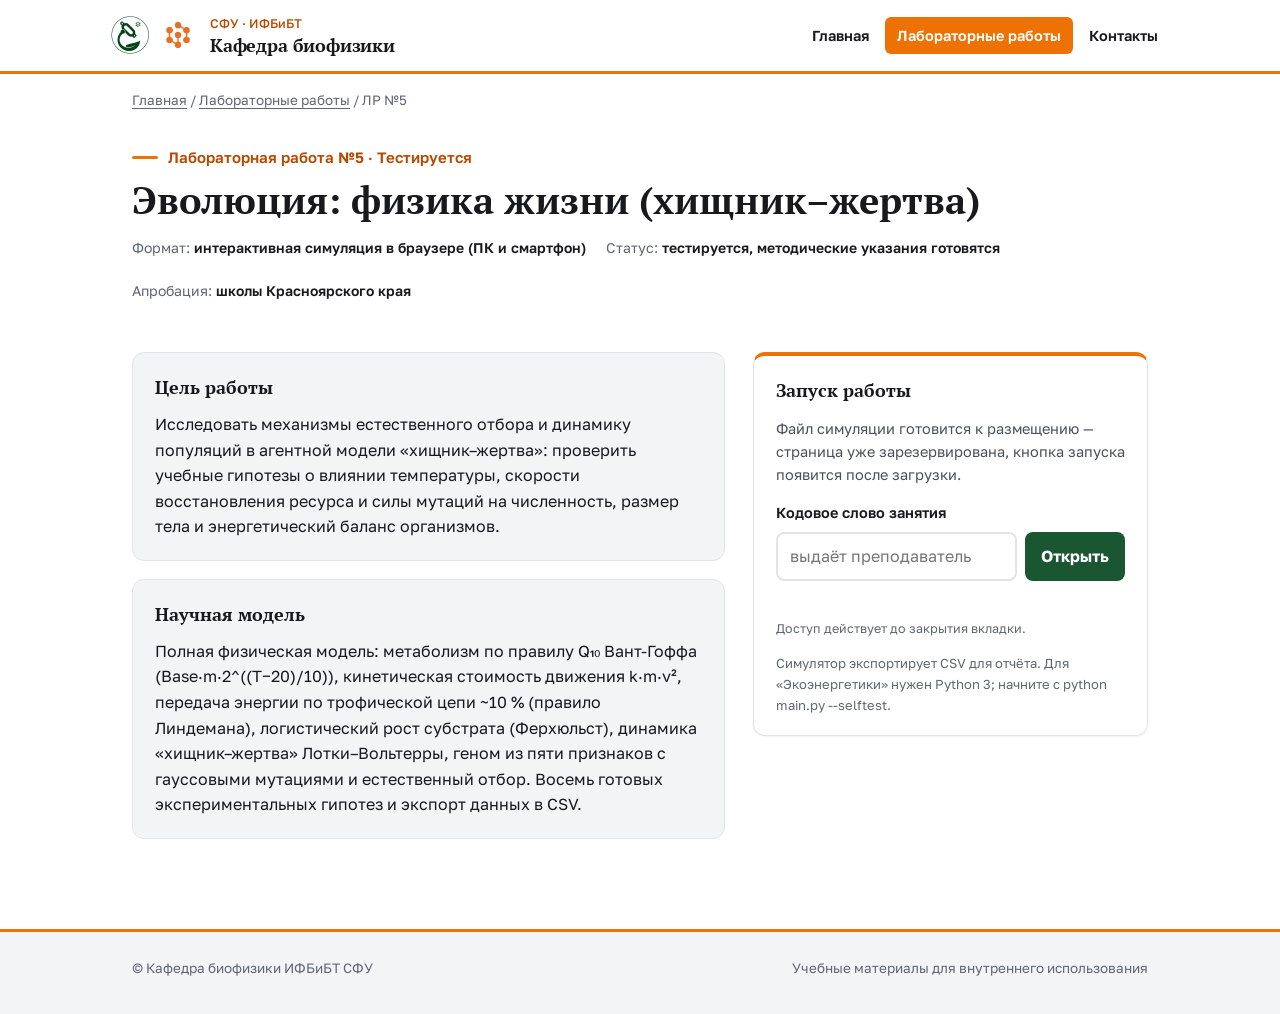
<file: labs/lab05-evolution/index.html>
<!DOCTYPE html>
<html lang="ru">
<head>
<meta charset="UTF-8">
<meta name="viewport" content="width=device-width, initial-scale=1.0">
<title>ЛР №5. Эволюция · Кафедра биофизики СФУ</title>
<link rel="preconnect" href="https://fonts.googleapis.com">
<link rel="preconnect" href="https://fonts.gstatic.com" crossorigin>
<link href="https://fonts.googleapis.com/css2?family=PT+Serif:wght@400;700&family=Golos+Text:wght@400;500;600;700&display=swap" rel="stylesheet">
<link rel="stylesheet" href="../../assets/css/style.css">
</head>
<body>

<header class="site-header">
  <div class="wrap bar">
    <a class="brand" href="../../index.html">
      <span class="logos">
        <img src="../../assets/img/logo-ifbibt.png" alt="Логотип ИФБиБТ">
        <img src="../../assets/img/logo-network.png" alt="">
      </span>
      <span class="txt">
        <span class="uni">СФУ · ИФБиБТ</span>
        <span class="dept">Кафедра биофизики</span>
      </span>
    </a>
    <nav class="site-nav" aria-label="Основная навигация">
      <a href="../../index.html">Главная</a>
      <a href="../index.html" aria-current="page">Лабораторные работы</a>
      <a href="../../index.html#contacts">Контакты</a>
    </nav>
  </div>
</header>

<main>
  <div class="wrap">
    <nav class="crumbs" aria-label="Навигационная цепочка">
      <a href="../../index.html">Главная</a> /
      <a href="../index.html">Лабораторные работы</a> /
      ЛР №5
    </nav>
  </div>

  <section class="lab-page-head">
    <div class="wrap">
      <p class="eyebrow">Лабораторная работа №5 · Тестируется</p>
      <h1>Эволюция: физика жизни (хищник–жертва)</h1>
      <div class="meta-row">
        <span>Формат: <b>интерактивная симуляция в браузере (ПК и смартфон)</b></span>
        <span>Статус: <b>тестируется, методические указания готовятся</b></span>
        <span>Апробация: <b>школы Красноярского края</b></span>
      </div>
    </div>
  </section>

  <section class="section">
    <div class="wrap two-col">
      <div>
        <div class="panel">
          <h2>Цель работы</h2>
          <p>Исследовать механизмы естественного отбора и динамику популяций в агентной модели «хищник–жертва»: проверить учебные гипотезы о влиянии температуры, скорости восстановления ресурса и силы мутаций на численность, размер тела и энергетический баланс организмов.</p>
        </div>

        <div class="panel" style="margin-top: 18px;">
          <h2>Научная модель</h2>
          <p>Полная физическая модель: метаболизм по правилу Q₁₀ Вант-Гоффа (Base·m·2^((T−20)/10)), кинетическая стоимость движения k·m·v², передача энергии по трофической цепи ~10 % (правило Линдемана), логистический рост субстрата (Ферхюльст), динамика «хищник–жертва» Лотки–Вольтерры, геном из пяти признаков с гауссовыми мутациями и естественный отбор. Восемь готовых экспериментальных гипотез и экспорт данных в CSV.</p>
        </div>
      </div>

      <aside class="launch-panel">
        <h2>Запуск работы</h2>
        <p>Файл симуляции готовится к размещению — страница уже зарезервирована, кнопка запуска появится после загрузки.</p>
<div class="gate" data-gate="lab05">
          <label for="gate-word">Кодовое слово занятия</label>
          <div class="row">
            <input id="gate-word" type="text" autocomplete="off" placeholder="выдаёт преподаватель">
            <button type="button">Открыть</button>
          </div>
          <p class="gate-msg"></p>
          <p class="gate-note">Доступ действует до закрытия вкладки.</p>
        </div>
        <div class="gated" hidden>
                <a class="btn btn-run" href="evolution.html">Открыть симулятор</a>
        <a class="btn btn-doc" href="ecolab.zip" download>Расчётный практикум «Экоэнергетика» (.zip)</a>
        </div>
        <p class="hint">Симулятор экспортирует CSV для отчёта. Для «Экоэнергетики» нужен
           Python 3; начните с python main.py --selftest.</p>
      </aside>
    </div>
  </section>
</main>

<footer class="site-footer">
  <div class="wrap">
    <span>© Кафедра биофизики ИФБиБТ СФУ</span>
    <span>Учебные материалы для внутреннего использования</span>
  </div>
</footer>

<script src="../../assets/js/site.js"></script>
<script src="../../assets/js/gate.js"></script>
</body>
</html>
</file>
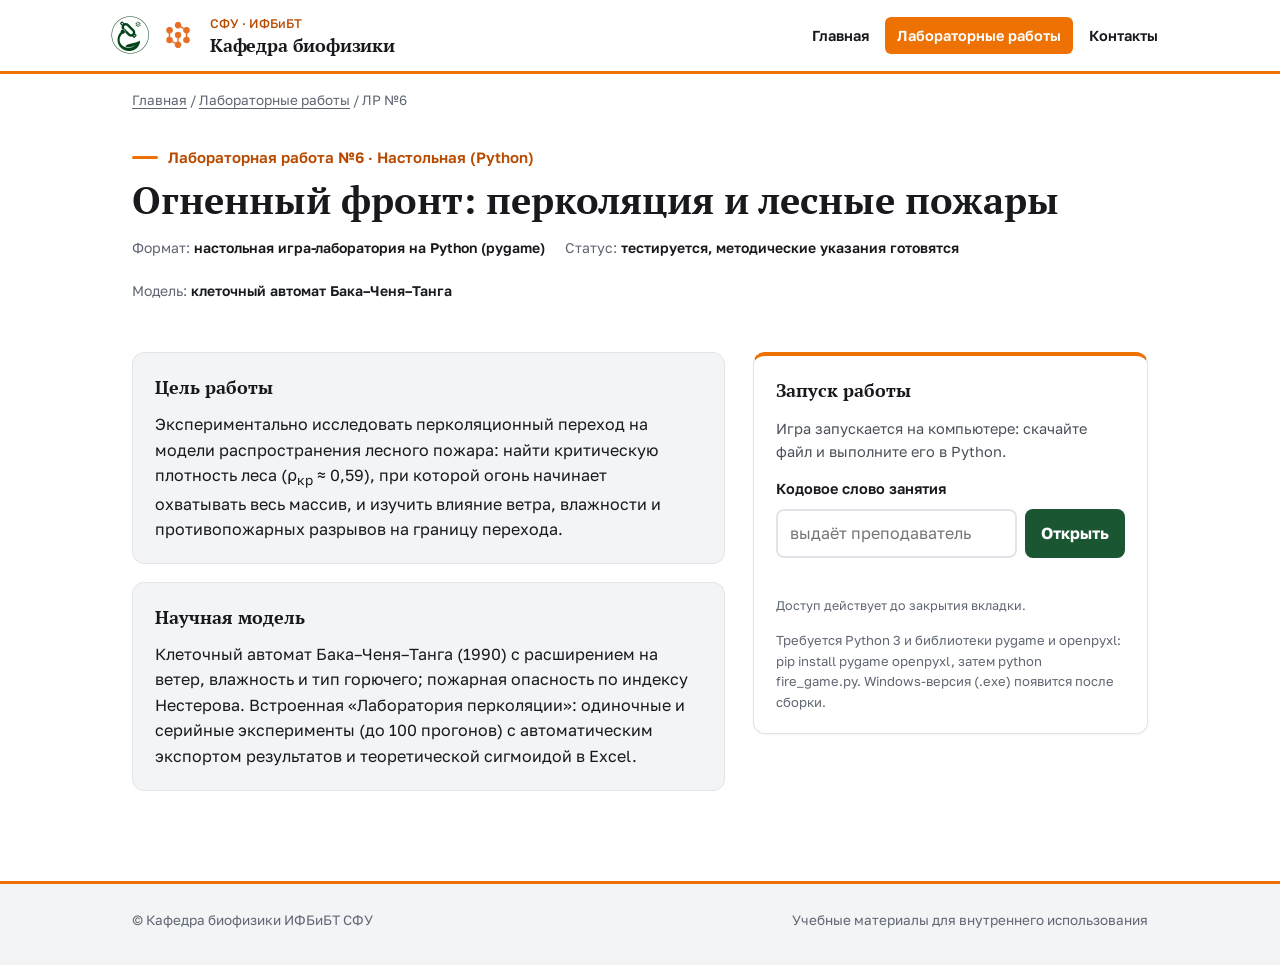
<file: labs/lab06-fire/index.html>
<!DOCTYPE html>
<html lang="ru">
<head>
<meta charset="UTF-8">
<meta name="viewport" content="width=device-width, initial-scale=1.0">
<title>ЛР №6. Огненный фронт · Кафедра биофизики СФУ</title>
<link rel="preconnect" href="https://fonts.googleapis.com">
<link rel="preconnect" href="https://fonts.gstatic.com" crossorigin>
<link href="https://fonts.googleapis.com/css2?family=PT+Serif:wght@400;700&family=Golos+Text:wght@400;500;600;700&display=swap" rel="stylesheet">
<link rel="stylesheet" href="../../assets/css/style.css">
</head>
<body>

<header class="site-header">
  <div class="wrap bar">
    <a class="brand" href="../../index.html">
      <span class="logos">
        <img src="../../assets/img/logo-ifbibt.png" alt="Логотип ИФБиБТ">
        <img src="../../assets/img/logo-network.png" alt="">
      </span>
      <span class="txt">
        <span class="uni">СФУ · ИФБиБТ</span>
        <span class="dept">Кафедра биофизики</span>
      </span>
    </a>
    <nav class="site-nav" aria-label="Основная навигация">
      <a href="../../index.html">Главная</a>
      <a href="../index.html" aria-current="page">Лабораторные работы</a>
      <a href="../../index.html#contacts">Контакты</a>
    </nav>
  </div>
</header>

<main>
  <div class="wrap">
    <nav class="crumbs" aria-label="Навигационная цепочка">
      <a href="../../index.html">Главная</a> /
      <a href="../index.html">Лабораторные работы</a> /
      ЛР №6
    </nav>
  </div>

  <section class="lab-page-head">
    <div class="wrap">
      <p class="eyebrow">Лабораторная работа №6 · Настольная (Python)</p>
      <h1>Огненный фронт: перколяция и лесные пожары</h1>
      <div class="meta-row">
        <span>Формат: <b>настольная игра-лаборатория на Python (pygame)</b></span>
        <span>Статус: <b>тестируется, методические указания готовятся</b></span>
        <span>Модель: <b>клеточный автомат Бака–Ченя–Танга</b></span>
      </div>
    </div>
  </section>

  <section class="section">
    <div class="wrap two-col">
      <div>
        <div class="panel">
          <h2>Цель работы</h2>
          <p>Экспериментально исследовать перколяционный переход на модели распространения лесного пожара: найти критическую плотность леса (ρ<sub>кр</sub> ≈ 0,59), при которой огонь начинает охватывать весь массив, и изучить влияние ветра, влажности и противопожарных разрывов на границу перехода.</p>
        </div>

        <div class="panel" style="margin-top: 18px;">
          <h2>Научная модель</h2>
          <p>Клеточный автомат Бака–Ченя–Танга (1990) с расширением на ветер, влажность и тип горючего; пожарная опасность по индексу Нестерова. Встроенная «Лаборатория перколяции»: одиночные и серийные эксперименты (до 100 прогонов) с автоматическим экспортом результатов и теоретической сигмоидой в Excel.</p>
        </div>
      </div>

      <aside class="launch-panel">
        <h2>Запуск работы</h2>
        <p>Игра запускается на компьютере: скачайте файл и выполните его в Python.</p>
<div class="gate" data-gate="lab06">
          <label for="gate-word">Кодовое слово занятия</label>
          <div class="row">
            <input id="gate-word" type="text" autocomplete="off" placeholder="выдаёт преподаватель">
            <button type="button">Открыть</button>
          </div>
          <p class="gate-msg"></p>
          <p class="gate-note">Доступ действует до закрытия вкладки.</p>
        </div>
        <div class="gated" hidden>
                <a class="btn btn-run" href="fire_game.py" download>Скачать fire_game.py</a>
        </div>
        <p class="hint">Требуется Python 3 и библиотеки pygame и openpyxl: pip install pygame openpyxl, затем python fire_game.py. Windows-версия (.exe) появится после сборки.</p>
      </aside>
    </div>
  </section>
</main>

<footer class="site-footer">
  <div class="wrap">
    <span>© Кафедра биофизики ИФБиБТ СФУ</span>
    <span>Учебные материалы для внутреннего использования</span>
  </div>
</footer>

<script src="../../assets/js/site.js"></script>
<script src="../../assets/js/gate.js"></script>
</body>
</html>
</file>
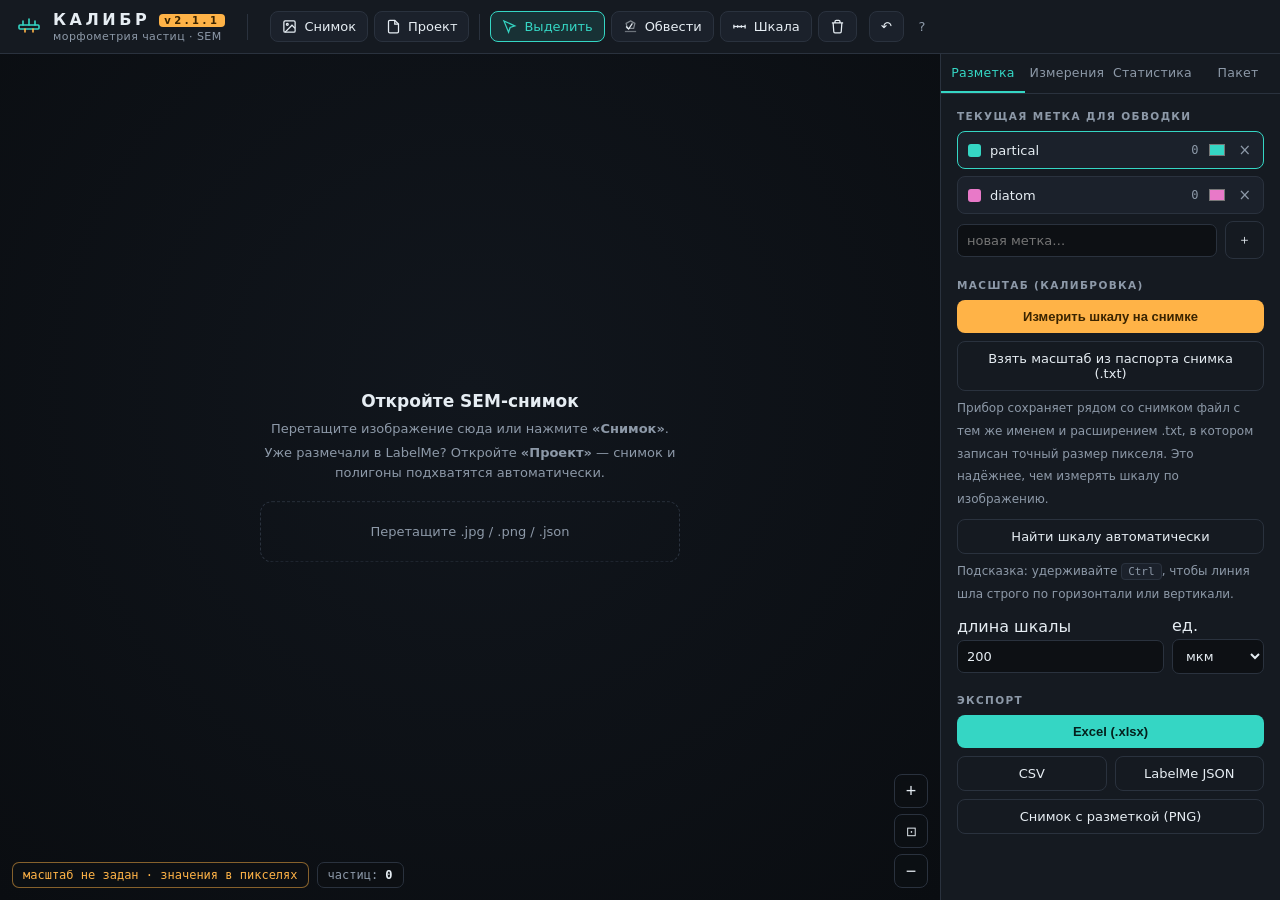
<file: labs/lab04-kalibr/kalibr.html>
<!doctype html>
<html lang="ru">
<head>
<meta charset="utf-8">
<meta name="viewport" content="width=device-width, initial-scale=1, maximum-scale=1, user-scalable=no, viewport-fit=cover">
<title>КАЛИБР — морфометрия частиц по SEM-снимкам</title>
<style>
  :root{
    --bg:#0d1014;          /* рабочее поле (под стать тёмным SEM-снимкам) */
    --panel:#151a21;        /* боковые панели */
    --panel-2:#1b212b;      /* вложенные блоки */
    --line:#2a323e;         /* разделители */
    --ink:#e6edf3;          /* основной текст */
    --ink-dim:#8d99a8;       /* приглушённый текст */
    --accent:#35d6c4;        /* акцент инструмента (бирюза) */
    --accent-2:#ffb347;      /* калибровка / штангенциркуль (янтарь) */
    --danger:#ff6b6b;
    --partical:#35d6c4;
    --diatom:#e879c8;
    --mono:ui-monospace,'SF Mono','JetBrains Mono','Cascadia Code',Menlo,Consolas,monospace;
    --sans:'Inter',system-ui,-apple-system,'Segoe UI',Roboto,sans-serif;
  }
  *{box-sizing:border-box}
  html,body{height:100%;margin:0}
  body{
    font-family:var(--sans);background:var(--bg);color:var(--ink);
    display:flex;flex-direction:column;overflow:hidden;
    -webkit-font-smoothing:antialiased;
  }
  /* ---------- ВЕРХНЯЯ ПАНЕЛЬ ---------- */
  header{
    display:flex;align-items:center;gap:18px;
    padding:10px 16px;background:var(--panel);border-bottom:1px solid var(--line);
    flex:0 0 auto;z-index:5;
  }
  .brand{display:flex;align-items:center;gap:11px}
  .brand svg{display:block}
  .brand .name{font-weight:800;letter-spacing:.22em;font-size:16px}
  .brand .sub{font-size:11px;color:var(--ink-dim);letter-spacing:.04em;margin-top:1px}
  .toolbar{display:flex;align-items:center;gap:6px;flex-wrap:wrap}
  .tool{
    display:inline-flex;align-items:center;gap:7px;
    background:var(--panel-2);color:var(--ink);border:1px solid var(--line);
    border-radius:8px;padding:7px 11px;font-size:13px;cursor:pointer;
    font-family:var(--sans);transition:border-color .12s,background .12s,color .12s;
    white-space:nowrap;
  }
  .tool:hover{border-color:var(--accent)}
  .tool.active{border-color:var(--accent);background:rgba(53,214,196,.12);color:var(--accent)}
  .tool.cal.active{border-color:var(--accent-2);background:rgba(255,179,71,.12);color:var(--accent-2)}
  .tool.danger:hover{border-color:var(--danger);color:var(--danger)}
  .tool svg{width:15px;height:15px}
  .sep{width:1px;height:26px;background:var(--line);margin:0 4px}
  .spacer{flex:1}
  .ghost{background:transparent;border-color:transparent;color:var(--ink-dim);padding:6px 8px}
  .ghost:hover{color:var(--ink);border-color:var(--line)}

  /* ---------- МАКЕТ ---------- */
  main{flex:1;display:flex;min-height:0}
  .stage{flex:1;position:relative;min-width:0;background:
      radial-gradient(circle at 50% 40%, #11161d 0%, #0a0d11 100%);}
  canvas{position:absolute;inset:0;width:100%;height:100%;display:block}
  #overlay{cursor:crosshair;touch-action:none}
  .stage.pan #overlay{cursor:grab}
  .stage.pan.grabbing #overlay{cursor:grabbing}

  .hint{
    position:absolute;left:50%;top:50%;transform:translate(-50%,-50%);
    text-align:center;color:var(--ink-dim);pointer-events:none;max-width:420px;
  }
  .hint h2{font-weight:700;font-size:17px;color:var(--ink);margin:0 0 8px}
  .hint p{margin:4px 0;font-size:13px;line-height:1.55}
  .hint .drop{
    margin-top:18px;border:1.5px dashed var(--line);border-radius:12px;padding:22px;
    font-size:13px;
  }
  .stage.dragover .hint .drop{border-color:var(--accent);color:var(--accent)}

  /* статус-плашка калибровки/масштаба */
  .statusbar{
    position:absolute;left:12px;bottom:12px;display:flex;gap:8px;flex-wrap:wrap;
    pointer-events:none;
  }
  .chip{
    background:rgba(13,16,20,.82);border:1px solid var(--line);border-radius:7px;
    padding:5px 10px;font-size:12px;font-family:var(--mono);color:var(--ink-dim);
    backdrop-filter:blur(4px);
  }
  .chip b{color:var(--ink);font-weight:600}
  .chip.ok{border-color:rgba(53,214,196,.5)}
  .chip.ok b{color:var(--accent)}
  .chip.warn{border-color:rgba(255,179,71,.5);color:var(--accent-2)}

  .zoombox{position:absolute;right:12px;bottom:12px;display:flex;flex-direction:column;gap:6px}
  .zoombox button{
    width:34px;height:34px;border-radius:8px;background:rgba(13,16,20,.82);
    border:1px solid var(--line);color:var(--ink);font-size:18px;cursor:pointer;
    backdrop-filter:blur(4px);line-height:1;
  }
  .zoombox button:hover{border-color:var(--accent);color:var(--accent)}

  /* ---------- БОКОВАЯ ПАНЕЛЬ ---------- */
  aside{
    flex:0 0 340px;width:340px;background:var(--panel);border-left:1px solid var(--line);
    display:flex;flex-direction:column;min-height:0;
  }
  .tabs{display:flex;border-bottom:1px solid var(--line);flex:0 0 auto}
  .tab{
    flex:1;text-align:center;padding:11px 4px;font-size:12.5px;cursor:pointer;
    color:var(--ink-dim);border-bottom:2px solid transparent;letter-spacing:.02em;
  }
  .tab:hover{color:var(--ink)}
  .tab.active{color:var(--accent);border-bottom-color:var(--accent)}
  .panel{flex:1;overflow-y:auto;padding:16px;display:none}
  .panel.active{display:block}
  .panel::-webkit-scrollbar{width:9px}
  .panel::-webkit-scrollbar-thumb{background:var(--line);border-radius:5px}

  .group{margin-bottom:20px}
  .group > .lbl{
    font-size:10.5px;text-transform:uppercase;letter-spacing:.13em;color:var(--ink-dim);
    margin-bottom:9px;font-weight:600;
  }
  .row{display:flex;gap:8px;align-items:center}
  .row + .row{margin-top:8px}

  .labelchip{
    display:flex;align-items:center;gap:9px;padding:8px 10px;border-radius:8px;
    border:1px solid var(--line);background:var(--panel-2);cursor:pointer;margin-bottom:7px;
    transition:border-color .12s;
  }
  .labelchip:hover{border-color:var(--ink-dim)}
  .labelchip.sel{border-color:var(--accent)}
  .labelchip .dot{width:13px;height:13px;border-radius:3px;flex:0 0 auto}
  .labelchip .nm{flex:1;font-size:13px}
  .labelchip .cnt{font-family:var(--mono);font-size:12px;color:var(--ink-dim)}
  .labelchip input[type=color]{width:20px;height:20px;border:none;background:none;padding:0;cursor:pointer}
  .labelchip .x{color:var(--ink-dim);cursor:pointer;font-size:15px;padding:0 2px}
  .labelchip .x:hover{color:var(--danger)}

  input[type=text],input[type=number],select{
    background:var(--bg);border:1px solid var(--line);border-radius:7px;color:var(--ink);
    padding:8px 9px;font-size:13px;font-family:var(--sans);width:100%;
  }
  input:focus,select:focus{outline:none;border-color:var(--accent)}
  .miniinput{font-family:var(--mono)}
  button.act{
    background:var(--accent);color:#04201d;border:none;border-radius:8px;padding:9px 12px;
    font-size:13px;font-weight:700;cursor:pointer;width:100%;
  }
  button.act:hover{filter:brightness(1.08)}
  button.act.amber{background:var(--accent-2);color:#3a2400}
  button.outline{
    background:transparent;color:var(--ink);border:1px solid var(--line);border-radius:8px;
    padding:9px 12px;font-size:13px;cursor:pointer;width:100%;font-family:var(--sans);
  }
  button.outline:hover{border-color:var(--accent);color:var(--accent)}

  /* таблица измерений */
  .mtable{width:100%;border-collapse:collapse;font-family:var(--mono);font-size:11.5px}
  .mtable th{
    text-align:right;color:var(--ink-dim);font-weight:600;padding:6px 6px;
    border-bottom:1px solid var(--line);position:sticky;top:0;background:var(--panel);
    font-size:10px;text-transform:uppercase;letter-spacing:.04em;cursor:pointer;white-space:nowrap;
  }
  .mtable th:first-child,.mtable td:first-child{text-align:left}
  .mtable td{padding:5px 6px;text-align:right;border-bottom:1px solid rgba(42,50,62,.5);white-space:nowrap}
  .mtable tr{cursor:pointer}
  .mtable tr:hover td{background:var(--panel-2)}
  .mtable tr.sel td{background:rgba(53,214,196,.13)}
  .mtable .ldot{display:inline-block;width:8px;height:8px;border-radius:2px;margin-right:5px;vertical-align:middle}

  .stat{display:flex;justify-content:space-between;padding:6px 0;border-bottom:1px solid rgba(42,50,62,.5);font-size:13px}
  .stat .k{color:var(--ink-dim)}
  .stat .v{font-family:var(--mono);font-weight:600}
  .statcard{background:var(--panel-2);border:1px solid var(--line);border-radius:9px;padding:12px 13px;margin-bottom:11px}
  .statcard h4{margin:0 0 8px;font-size:13px;display:flex;align-items:center;gap:8px}
  .statcard h4 .dot{width:11px;height:11px;border-radius:3px}

  .empty{color:var(--ink-dim);font-size:13px;text-align:center;padding:24px 8px;line-height:1.5}

  .kbd{font-family:var(--mono);background:var(--panel-2);border:1px solid var(--line);
    border-radius:4px;padding:1px 6px;font-size:11px;color:var(--ink-dim)}
  .help{font-size:12px;color:var(--ink-dim);line-height:1.9}
  .help div{display:flex;justify-content:space-between;gap:10px}

  /* модальное окно */
  .modal-bg{position:fixed;inset:0;background:rgba(5,7,10,.65);display:none;align-items:center;justify-content:center;z-index:50}
  .modal-bg.show{display:flex}
  .modal{background:var(--panel);border:1px solid var(--line);border-radius:13px;padding:22px;width:340px;box-shadow:0 24px 60px rgba(0,0,0,.5)}
  .modal h3{margin:0 0 6px;font-size:16px}
  .modal p{margin:0 0 16px;font-size:13px;color:var(--ink-dim);line-height:1.5}
  .modal .fields{display:flex;gap:8px;margin-bottom:16px}
  .modal .fields > div{flex:1}
  .modal .fields label{font-size:11px;color:var(--ink-dim);display:block;margin-bottom:4px}
  .modal .actions{display:flex;gap:8px}
  .modal .actions button{flex:1}

  .toast{position:fixed;bottom:22px;left:50%;transform:translateX(-50%) translateY(20px);
    background:var(--panel-2);border:1px solid var(--accent);color:var(--ink);
    padding:11px 18px;border-radius:9px;font-size:13px;opacity:0;transition:.25s;z-index:60;pointer-events:none}
  .toast.show{opacity:1;transform:translateX(-50%) translateY(0)}
  /* ---------- МОБИЛЬНАЯ ВЕРСИЯ ---------- */
  @media (max-width:760px){
    main{flex-direction:column}
    aside{flex:0 0 46%;width:100%;border-left:none;border-top:1px solid var(--line)}
    header{padding:8px 10px;gap:10px}
    .brand .sub{display:none}
    .tool{padding:8px 9px}
  }
  .draftbar{position:absolute;left:50%;bottom:14px;transform:translateX(-50%);display:none;gap:8px;z-index:6}
  .draftbar.show{display:flex}
  .draftbar button{background:rgba(13,16,20,.9);border:1px solid var(--accent);color:var(--accent);border-radius:9px;padding:11px 16px;font-size:13.5px;font-family:var(--sans);cursor:pointer;backdrop-filter:blur(4px);white-space:nowrap}
  .draftbar button:active{opacity:.75}
</style>
</head>
<body>
<header>
  <div class="brand">
    <svg width="26" height="26" viewBox="0 0 26 26" fill="none">
      <rect x="3" y="11" width="20" height="4" rx="1" stroke="#35d6c4" stroke-width="1.6"/>
      <path d="M7 11V7M13 11V5M19 11V7" stroke="#35d6c4" stroke-width="1.6" stroke-linecap="round"/>
      <path d="M9 15v3M17 15v3" stroke="#ffb347" stroke-width="1.6" stroke-linecap="round"/>
    </svg>
    <div>
      <div class="name">КАЛИБР <span style="font-size:10px;font-weight:600;color:#3a2400;background:#ffb347;border-radius:4px;padding:1px 5px;vertical-align:middle">v2.1.1</span></div>
      <div class="sub">морфометрия частиц · SEM</div>
    </div>
  </div>

  <div class="sep"></div>

  <div class="toolbar">
    <button class="tool" id="btnOpenImg" title="Открыть снимок (PNG/JPG)">
      <svg viewBox="0 0 24 24" fill="none" stroke="currentColor" stroke-width="2"><rect x="3" y="3" width="18" height="18" rx="2"/><circle cx="8.5" cy="8.5" r="1.5"/><path d="M21 15l-5-5L5 21"/></svg>
      Снимок
    </button>
    <button class="tool" id="btnOpenJson" title="Открыть проект LabelMe (.json)">
      <svg viewBox="0 0 24 24" fill="none" stroke="currentColor" stroke-width="2"><path d="M14 2H6a2 2 0 0 0-2 2v16a2 2 0 0 0 2 2h12a2 2 0 0 0 2-2V8z"/><path d="M14 2v6h6"/></svg>
      Проект
    </button>

    <div class="sep"></div>

    <button class="tool active" id="toolSelect" data-tool="select" title="Выделение / правка (V)">
      <svg viewBox="0 0 24 24" fill="none" stroke="currentColor" stroke-width="2"><path d="M3 3l7.5 18 2.5-7.5L20.5 11z"/></svg>
      Выделить
    </button>
    <button class="tool" id="toolDraw" data-tool="draw" title="Обвести частицу (D)">
      <svg viewBox="0 0 24 24" fill="none" stroke="currentColor" stroke-width="2"><path d="M5 12l4 4 6-9"/><path d="M3 20h18" opacity=".4"/><polygon points="12,3 19,7 17,15 7,15 5,7" opacity=".5"/></svg>
      Обвести
    </button>
    <button class="tool cal" id="toolCal" data-tool="calibrate" title="Измерить шкалу (C)">
      <svg viewBox="0 0 24 24" fill="none" stroke="currentColor" stroke-width="2"><path d="M3 12h18"/><path d="M3 9v6M21 9v6M9 10v4M15 10v4M12 11v2"/></svg>
      Шкала
    </button>
    <button class="tool danger" id="btnDelete" title="Удалить выбранное (Del)">
      <svg viewBox="0 0 24 24" fill="none" stroke="currentColor" stroke-width="2"><path d="M3 6h18M8 6V4a2 2 0 0 1 2-2h4a2 2 0 0 1 2 2v2M19 6l-1 14a2 2 0 0 1-2 2H8a2 2 0 0 1-2-2L5 6"/></svg>
    </button>

    <div class="spacer"></div>

    <button class="tool" id="btnUndo" title="Отменить (Ctrl+Z)">↶</button>
    <button class="tool ghost" id="btnHelp" title="Горячие клавиши">?</button>
  </div>
</header>

<main>
  <div class="stage" id="stage">
    <canvas id="img"></canvas>
    <canvas id="overlay"></canvas>
    <div class="draftbar" id="draftBar">
      <button id="draftUndoPt">↶ точка</button>
      <button id="draftDone">✓ Завершить контур</button>
    </div>

    <div class="hint" id="hint">
      <h2>Откройте SEM-снимок</h2>
      <p>Перетащите изображение сюда или нажмите <b>«Снимок»</b>.</p>
      <p>Уже размечали в LabelMe? Откройте <b>«Проект»</b> — снимок и полигоны подхватятся автоматически.</p>
      <div class="drop">Перетащите .jpg / .png / .json</div>
    </div>

    <div class="statusbar">
      <div class="chip warn" id="chipScale">масштаб не задан · значения в пикселях</div>
      <div class="chip" id="chipCount">частиц: <b>0</b></div>
    </div>

    <div class="zoombox">
      <button id="zIn" title="Приблизить">+</button>
      <button id="zFit" title="Вписать" style="font-size:13px">⊡</button>
      <button id="zOut" title="Отдалить">−</button>
    </div>
  </div>

  <aside>
    <div class="tabs">
      <div class="tab active" data-panel="annot">Разметка</div>
      <div class="tab" data-panel="meas">Измерения</div>
      <div class="tab" data-panel="stats">Статистика</div>
      <div class="tab" data-panel="batch">Пакет</div>
    </div>

    <!-- ПАНЕЛЬ: РАЗМЕТКА -->
    <div class="panel active" id="panel-annot">
      <div class="group">
        <div class="lbl">Текущая метка для обводки</div>
        <div id="labelList"></div>
        <div class="row" style="margin-top:6px">
          <input type="text" id="newLabel" placeholder="новая метка…">
          <button class="outline" id="addLabel" style="width:auto;white-space:nowrap">＋</button>
        </div>
      </div>

      <div class="group">
        <div class="lbl">Масштаб (калибровка)</div>
        <button class="act amber" id="calBtn">Измерить шкалу на снимке</button>
        <button class="outline" id="sidecarBtn" style="margin-top:8px">Взять масштаб из паспорта снимка (.txt)</button>
        <div class="help" style="margin-top:6px">Прибор сохраняет рядом со снимком файл с тем же именем и расширением .txt, в котором записан точный размер пикселя. Это надёжнее, чем измерять шкалу по изображению.</div>
        <button class="outline" id="autoCalBtn" style="margin-top:8px">Найти шкалу автоматически</button>
        <div class="help" style="margin-top:6px">Подсказка: удерживайте <span class="kbd">Ctrl</span>, чтобы линия шла строго по горизонтали или вертикали.</div>
        <div class="row" style="margin-top:10px">
          <div style="flex:1">
            <div class="lbl" style="margin-bottom:4px">длина шкалы</div>
            <input type="number" id="calLen" class="miniinput" value="200" step="any">
          </div>
          <div style="flex:0 0 92px">
            <div class="lbl" style="margin-bottom:4px">ед.</div>
            <select id="calUnit"><option>мкм</option><option>нм</option><option>мм</option></select>
          </div>
        </div>
        <div class="help" style="margin-top:8px" id="calInfo"></div>
      </div>

      <div class="group">
        <div class="lbl">Экспорт</div>
        <button class="act" id="expXlsx">Excel (.xlsx)</button>
        <div class="row" style="margin-top:8px">
          <button class="outline" id="expCsv">CSV</button>
          <button class="outline" id="expJson">LabelMe JSON</button>
        </div>
        <button class="outline" id="expPng" style="margin-top:8px">Снимок с разметкой (PNG)</button>
      </div>
    </div>

    <!-- ПАНЕЛЬ: ИЗМЕРЕНИЯ -->
    <div class="panel" id="panel-meas">
      <div class="group">
        <div class="lbl">Фильтр по экв. диаметру</div>
        <div class="row">
          <input type="number" id="fMin" class="miniinput" placeholder="мин">
          <span style="color:var(--ink-dim)">—</span>
          <input type="number" id="fMax" class="miniinput" placeholder="макс">
          <button class="outline" id="fApply" style="width:auto">OK</button>
        </div>
        <div class="help" id="filterInfo" style="margin-top:6px"></div>
      </div>
      <div id="tableWrap"></div>
    </div>

    <!-- ПАНЕЛЬ: СТАТИСТИКА -->
    <div class="panel" id="panel-stats">
      <div id="statsWrap"></div>
      <div id="statsActions" style="display:none;margin-top:12px">
        <button class="act" id="expStatXlsx">Отчёт по статистике (.xlsx)</button>
      </div>
    </div>

    <!-- ПАНЕЛЬ: ПАКЕТНАЯ ОБРАБОТКА -->
    <div class="panel" id="panel-batch">
      <div class="group">
        <div class="lbl">Пакетная обработка JSON</div>
        <button class="act" id="bPick">Выбрать файлы .json</button>
        <div class="help" style="margin-top:6px">Полигоны считаются без открытия снимков. Встроенные растры (imageData) отбрасываются.</div>
      </div>

      <div class="group" id="bCalGroup" style="display:none">
        <div class="lbl">Калибровка пакета</div>
        <div class="row">
          <div style="flex:1">
            <div class="lbl" style="margin-bottom:4px">длина шкалы</div>
            <input type="number" id="bCalLen" class="miniinput" value="200" step="any">
          </div>
          <div style="flex:1">
            <div class="lbl" style="margin-bottom:4px">в пикселях</div>
            <input type="number" id="bCalPx" class="miniinput" value="403" step="any">
          </div>
          <div style="flex:0 0 78px">
            <div class="lbl" style="margin-bottom:4px">ед.</div>
            <select id="bCalUnit"><option>мкм</option><option>нм</option><option>мм</option></select>
          </div>
        </div>
        <div class="help" style="margin-top:6px" id="bCalInfo"></div>
        <div class="row" style="margin-top:8px">
          <label class="help" style="display:flex;align-items:center;gap:6px;cursor:pointer">
            <input type="checkbox" id="bPerFile" style="width:auto"> разные увеличения в пакете
          </label>
        </div>
        <div id="bPerFileWrap" style="display:none;margin-top:8px"></div>
      </div>

      <div class="group" id="bProgGroup" style="display:none">
        <div class="lbl">Обработка</div>
        <div style="height:8px;background:var(--panel-2);border:1px solid var(--line);border-radius:5px;overflow:hidden">
          <div id="bBar" style="height:100%;width:0%;background:var(--accent);transition:width .12s"></div>
        </div>
        <div class="help" style="margin-top:6px" id="bProgTxt"></div>
      </div>

      <div class="group" id="bResGroup" style="display:none">
        <div class="lbl">Результат</div>
        <div id="bSummary"></div>
        <div id="bFiles" style="margin-top:10px"></div>
        <button class="act" id="bExport" style="margin-top:12px">Сводная таблица (.xlsx)</button>
        <button class="outline" id="bExportCsv" style="margin-top:8px">Сводная таблица (CSV)</button>
        <button class="outline" id="bClear" style="margin-top:8px">Очистить пакет</button>
      </div>
    </div>
  </aside>
</main>

<!-- модалка калибровки -->
<div class="modal-bg" id="modalBg">
  <div class="modal">
    <h3 id="mTitle">Калибровка масштаба</h3>
    <p id="mDesc">Вы отметили отрезок на шкале. Укажите его реальную длину.</p>
    <div class="fields">
      <div><label>длина в пикселях</label><input type="number" id="mPx" class="miniinput" readonly></div>
      <div><label>реальная длина</label><input type="number" id="mReal" class="miniinput" step="any"></div>
      <div style="flex:0 0 70px"><label>ед.</label><select id="mUnit"><option>мкм</option><option>нм</option><option>мм</option></select></div>
    </div>
    <div class="actions">
      <button class="outline" id="mCancel">Отмена</button>
      <button class="act" id="mOk">Применить</button>
    </div>
  </div>
</div>

<!-- модалка справки -->
<div class="modal-bg" id="helpBg">
  <div class="modal" style="width:380px">
    <h3>Горячие клавиши</h3>
    <div class="help" style="margin-top:10px">
      <div><span>Выделение / правка</span><span class="kbd">V</span></div>
      <div><span>Обвести частицу</span><span class="kbd">D</span></div>
      <div><span>Измерить шкалу</span><span class="kbd">C</span></div>
      <div><span>Замкнуть полигон</span><span class="kbd">Enter / 2× клик</span></div>
      <div><span>Убрать последнюю точку</span><span class="kbd">Backspace</span></div>
      <div><span>Отменить обводку</span><span class="kbd">Esc</span></div>
      <div><span>Удалить выбранное</span><span class="kbd">Del</span></div>
      <div><span>Прямая шкала (гор./верт.)</span><span class="kbd">Ctrl + тяни</span></div>
      <div><span>Панорама (рука)</span><span class="kbd">Space + тяни / ср. кнопка</span></div>
      <div><span>Зум</span><span class="kbd">колесо</span></div>
      <div><span>Вписать в экран</span><span class="kbd">F</span></div>
    </div>
    <div class="actions" style="margin-top:18px"><button class="act" id="helpClose">Понятно</button></div>
  </div>
</div>

<input type="file" id="fileImg" accept="image/*" hidden>
<input type="file" id="fileJson" accept=".json,application/json" hidden>
<input type="file" id="fileSidecar" accept=".txt" hidden>
<input type="file" id="fileBatch" accept=".json,application/json" multiple hidden>
<div class="toast" id="toast"></div>

<script>
"use strict";
/* =========================================================================
   КАЛИБР — ручная морфометрия минеральных частиц / диатомей по SEM-снимкам.
   Один автономный HTML-файл. Не требует установки Python и интернета.
   Формулы измерений совпадают с эталонным пайплайном labelme + OpenCV.
   ========================================================================= */

/* ---------------------------- СОСТОЯНИЕ ---------------------------------- */
const S = {
  img: null,                 // HTMLImage/Canvas с растром
  imgW: 0, imgH: 0,
  imageName: 'image',
  shapes: [],                // {id,label,points:[[x,y]...]} в координатах изображения (пиксели)
  labels: [                  // палитра меток
    {name:'partical', color:'#35d6c4'},
    {name:'diatom',   color:'#e879c8'},
  ],
  curLabel: 'partical',
  tool: 'select',            // select | draw | calibrate
  scale: { umPerPx: null, unit: 'мкм' },  // null = не откалибровано
  // вид (трансформ изображение→экран): screen = img*z + [ox,oy]
  z: 1, ox: 0, oy: 0,
  // черновики
  draft: null,               // массив точек текущего рисуемого полигона
  calPts: [],                // 2 точки калибровки
  sel: null,                 // id выбранного полигона
  hoverVtx: null,            // {shapeId, idx} наведённая вершина
  dragVtx: null,
  filter: { min: null, max: null },
  sortKey: 'id', sortDir: 1,
  nextId: 1,
};
const PALETTE = ['#35d6c4','#e879c8','#ffb347','#8ab4ff','#a0e85b','#ff8c69','#c792ea','#ffd166'];

/* ---------------------------- DOM ---------------------------------------- */
const $ = s => document.querySelector(s);
const imgCanvas = $('#img'), overlay = $('#overlay');
const ictx = imgCanvas.getContext('2d');
const octx = overlay.getContext('2d');
const stage = $('#stage');

/* ---------------------------- УТИЛИТЫ ------------------------------------ */
function toast(msg){const t=$('#toast');t.textContent=msg;t.classList.add('show');clearTimeout(t._t);t._t=setTimeout(()=>t.classList.remove('show'),2200);}
function labelColor(name){const l=S.labels.find(l=>l.name===name);return l?l.color:'#9aa';}
function trunc(p){return [Math.trunc(p[0]),Math.trunc(p[1])];}
// привязка точки к горизонтали/вертикали относительно якоря (для Ctrl при калибровке)
function snapAxis(anchor,pt){
  const dx=Math.abs(pt[0]-anchor[0]),dy=Math.abs(pt[1]-anchor[1]);
  return dx>=dy ? [pt[0],anchor[1]] : [anchor[0],pt[1]];
}

/* ---------------- ГЕОМЕТРИЯ ИЗМЕРЕНИЙ (сверена с cv2) -------------------- */
function shoelaceArea(pts){let a=0;for(let i=0;i<pts.length;i++){const j=(i+1)%pts.length;a+=pts[i][0]*pts[j][1]-pts[j][0]*pts[i][1];}return Math.abs(a)/2;}
function perimeter(pts){let p=0;for(let i=0;i<pts.length;i++){const j=(i+1)%pts.length;p+=Math.hypot(pts[i][0]-pts[j][0],pts[i][1]-pts[j][1]);}return p;}
function convexHull(points){
  const pts=points.map(p=>[p[0],p[1]]).sort((a,b)=>a[0]-b[0]||a[1]-b[1]);
  if(pts.length<3)return pts;
  const cross=(o,a,b)=>(a[0]-o[0])*(b[1]-o[1])-(a[1]-o[1])*(b[0]-o[0]);
  const lo=[];for(const p of pts){while(lo.length>=2&&cross(lo[lo.length-2],lo[lo.length-1],p)<=0)lo.pop();lo.push(p);}
  const up=[];for(let i=pts.length-1;i>=0;i--){const p=pts[i];while(up.length>=2&&cross(up[up.length-2],up[up.length-1],p)<=0)up.pop();up.push(p);}
  lo.pop();up.pop();return lo.concat(up);
}
function feretMaxHull(hull){let md=0;for(let i=0;i<hull.length;i++)for(let j=i+1;j<hull.length;j++){const d=Math.hypot(hull[i][0]-hull[j][0],hull[i][1]-hull[j][1]);if(d>md)md=d;}return md;}
function minAreaRect(hull){ // вращающиеся штангенциркули → мин. по площади прямоугольник
  if(hull.length<2)return{w:0,h:0};
  let best=Infinity,bw=0,bh=0;
  for(let i=0;i<hull.length;i++){
    const j=(i+1)%hull.length;
    const ex=hull[j][0]-hull[i][0],ey=hull[j][1]-hull[i][1];
    const len=Math.hypot(ex,ey);if(len<1e-9)continue;
    const ux=ex/len,uy=ey/len,vx=-uy,vy=ux;
    let minU=Infinity,maxU=-Infinity,minV=Infinity,maxV=-Infinity;
    for(const p of hull){const pu=p[0]*ux+p[1]*uy,pv=p[0]*vx+p[1]*vy;
      if(pu<minU)minU=pu;if(pu>maxU)maxU=pu;if(pv<minV)minV=pv;if(pv>maxV)maxV=pv;}
    const w=maxU-minU,h=maxV-minV,area=w*h;
    if(area<best){best=area;bw=w;bh=h;}
  }
  return{w:bw,h:bh};
}
/* Ферет-мин = наименьшая ширина опорной полосы по всем направлениям рёбер
   выпуклой оболочки (определение ImageJ MinFeret). Раньше бралась меньшая
   сторона прямоугольника минимальной ПЛОЩАДИ — на вырожденных полигонах
   (коллинеарные вершины, равные площади) это давало неоднозначный результат. */
function minCaliperWidth(hull){
  if(hull.length<2)return 0;
  let minW=Infinity;
  for(let i=0;i<hull.length;i++){
    const j=(i+1)%hull.length;
    const ex=hull[j][0]-hull[i][0],ey=hull[j][1]-hull[i][1];
    const len=Math.hypot(ex,ey);if(len<1e-9)continue;
    const vx=-ey/len,vy=ex/len;
    let mn=Infinity,mx=-Infinity;
    for(const p of hull){const pv=p[0]*vx+p[1]*vy;if(pv<mn)mn=pv;if(pv>mx)mx=pv;}
    const w=mx-mn;if(w<minW)minW=w;
  }
  return isFinite(minW)?minW:0;
}
function measure(pointsList, umPerPx){
  const k = umPerPx || 1;            // если не откалибровано → пиксели
  const pts = pointsList.map(trunc);  // cv2 приводит к int32
  const areaPx = shoelaceArea(pts);
  const area = areaPx*k*k;
  const per = perimeter(pts)*k;
  const eq = areaPx>0 ? Math.sqrt(4*area/Math.PI) : 0;
  let fmax=0,fmin=0;
  if(pts.length>=3){
    const hull=convexHull(pts);
    fmax=feretMaxHull(hull)*k;          // наибольшее расстояние по оболочке
    fmin=minCaliperWidth(hull)*k;       // наименьшая ширина по всем направлениям
  }
  const ar = fmin>0?fmax/fmin:0;
  const circ = per>0 ? 4*Math.PI*area/(per*per) : 0;
  return {area,per,eq,fmax,fmin,ar,circ};
}
const r2=x=>Math.round(x*100)/100, r3=x=>Math.round(x*1000)/1000;

/* ----------------------- ТРАНСФОРМ ВИДА ---------------------------------- */
function resizeCanvases(){
  const dpr=window.devicePixelRatio||1;
  const w=stage.clientWidth,h=stage.clientHeight;
  for(const c of [imgCanvas,overlay]){c.width=w*dpr;c.height=h*dpr;}
  ictx.setTransform(dpr,0,0,dpr,0,0);
  octx.setTransform(dpr,0,0,dpr,0,0);
  render();
}
function imgToScreen(x,y){return [x*S.z+S.ox, y*S.z+S.oy];}
function screenToImg(sx,sy){return [(sx-S.ox)/S.z, (sy-S.oy)/S.z];}
function fitView(){
  if(!S.img)return;
  const w=stage.clientWidth,h=stage.clientHeight,pad=24;
  S.z=Math.min((w-pad*2)/S.imgW,(h-pad*2)/S.imgH);
  S.ox=(w-S.imgW*S.z)/2; S.oy=(h-S.imgH*S.z)/2;
  render();
}
function zoomAt(sx,sy,factor){
  const [ix,iy]=screenToImg(sx,sy);
  S.z=Math.max(0.03,Math.min(40,S.z*factor));
  S.ox=sx-ix*S.z; S.oy=sy-iy*S.z;
  render();
}

/* ----------------------------- РЕНДЕР ------------------------------------ */
function render(){
  const w=stage.clientWidth,h=stage.clientHeight;
  ictx.clearRect(0,0,w,h);
  octx.clearRect(0,0,w,h);
  if(!S.img){return;}
  ictx.imageSmoothingEnabled = S.z < 3;
  ictx.drawImage(S.img, S.ox, S.oy, S.imgW*S.z, S.imgH*S.z);

  const visible = filteredShapes();
  const visIds = new Set(visible.map(s=>s.id));

  for(const sh of S.shapes){
    if(!visIds.has(sh.id) && sh.id!==S.sel) continue;
    drawPolygon(sh, sh.id===S.sel);
  }
  if(S.draft && S.draft.length){
    octx.save();
    octx.strokeStyle=labelColor(S.curLabel); octx.lineWidth=1.6;
    octx.beginPath();
    S.draft.forEach((p,i)=>{const[sx,sy]=imgToScreen(p[0],p[1]);i?octx.lineTo(sx,sy):octx.moveTo(sx,sy);});
    if(S.mouseImg){const[mx,my]=imgToScreen(S.mouseImg[0],S.mouseImg[1]);octx.lineTo(mx,my);}
    octx.stroke();
    for(const p of S.draft){const[sx,sy]=imgToScreen(p[0],p[1]);
      octx.fillStyle=labelColor(S.curLabel);octx.beginPath();octx.arc(sx,sy,3.5,0,7);octx.fill();}
    octx.restore();
  }
  if(S.tool==='calibrate' || S.calPts.length){
    octx.save();
    octx.strokeStyle='#ffb347';octx.lineWidth=2;octx.setLineDash([]);
    if(S.calPts.length>=1){
      const a=imgToScreen(...S.calPts[0]);
      let endImg = S.calPts.length>=2 ? S.calPts[1] : (S.mouseImg||S.calPts[0]);
      if(S.calPts.length<2 && S.modCtrl && S.mouseImg) endImg=snapAxis(S.calPts[0],S.mouseImg);
      const b=imgToScreen(endImg[0],endImg[1]);
      octx.beginPath();octx.moveTo(a[0],a[1]);octx.lineTo(b[0],b[1]);octx.stroke();
      if(S.calPts.length<2 && S.modCtrl){
        const horiz=Math.abs(endImg[0]-S.calPts[0][0])>=Math.abs(endImg[1]-S.calPts[0][1]);
        octx.fillStyle='#ffb347';octx.font='11px ui-monospace,monospace';
        octx.fillText(horiz?'⇄ горизонталь':'⇅ вертикаль',(a[0]+b[0])/2+8,(a[1]+b[1])/2-8);
      }
      for(const pt of [a,b]){octx.fillStyle='#ffb347';octx.beginPath();octx.arc(pt[0],pt[1],4,0,7);octx.fill();
        octx.strokeStyle='#3a2400';octx.lineWidth=1;octx.stroke();}
      const ang=Math.atan2(b[1]-a[1],b[0]-a[0])+Math.PI/2,t=7;
      for(const pt of [a,b]){octx.strokeStyle='#ffb347';octx.lineWidth=2;octx.beginPath();
        octx.moveTo(pt[0]-Math.cos(ang)*t,pt[1]-Math.sin(ang)*t);
        octx.lineTo(pt[0]+Math.cos(ang)*t,pt[1]+Math.sin(ang)*t);octx.stroke();}
    }
    octx.restore();
  }
}
function drawPolygon(sh, selected){
  const col=labelColor(sh.label);
  octx.save();
  octx.beginPath();
  sh.points.forEach((p,i)=>{const[sx,sy]=imgToScreen(p[0],p[1]);i?octx.lineTo(sx,sy):octx.moveTo(sx,sy);});
  octx.closePath();
  octx.fillStyle=col+(selected?'33':'1f');
  octx.fill();
  octx.lineWidth=selected?2.2:1.3;
  octx.strokeStyle=col;
  octx.stroke();
  if(selected){
    for(let i=0;i<sh.points.length;i++){
      const[sx,sy]=imgToScreen(sh.points[i][0],sh.points[i][1]);
      const hov=S.hoverVtx&&S.hoverVtx.shapeId===sh.id&&S.hoverVtx.idx===i;
      octx.fillStyle=hov?'#fff':col;octx.beginPath();octx.arc(sx,sy,hov?5:3.5,0,7);octx.fill();
      octx.strokeStyle='#0d1014';octx.lineWidth=1;octx.stroke();
    }
  }
  octx.restore();
}

/* --------------------- ВЫБОРКА / ФИЛЬТР ---------------------------------- */
function filteredShapes(){
  if(S.filter.min==null && S.filter.max==null) return S.shapes;
  return S.shapes.filter(sh=>{
    const m=measure(sh.points,S.scale.umPerPx);
    if(S.filter.min!=null && m.eq<S.filter.min) return false;
    if(S.filter.max!=null && m.eq>S.filter.max) return false;
    return true;
  });
}
function pointInPoly(x,y,pts){
  let inside=false;
  for(let i=0,j=pts.length-1;i<pts.length;j=i++){
    const xi=pts[i][0],yi=pts[i][1],xj=pts[j][0],yj=pts[j][1];
    if(((yi>y)!=(yj>y)) && (x<(xj-xi)*(y-yi)/(yj-yi)+xi)) inside=!inside;
  }
  return inside;
}
function hitVertex(ix,iy){
  if(S.sel==null)return null;
  const sh=S.shapes.find(s=>s.id===S.sel);if(!sh)return null;
  const tol=8/S.z;
  for(let i=0;i<sh.points.length;i++){
    if(Math.hypot(sh.points[i][0]-ix,sh.points[i][1]-iy)<tol) return {shapeId:sh.id,idx:i};
  }
  return null;
}
function hitShape(ix,iy){
  for(let i=S.shapes.length-1;i>=0;i--){
    if(pointInPoly(ix,iy,S.shapes[i].points)) return S.shapes[i].id;
  }
  return null;
}

/* ----------------------- ОБРАБОТКА КАНВАСА ------------------------------- */
let panning=false,panStart=null;
function evScreen(e){const r=overlay.getBoundingClientRect();return [e.clientX-r.left,e.clientY-r.top];}

overlay.addEventListener('mousedown',e=>{
  if(!S.img)return;
  const [sx,sy]=evScreen(e);
  const [ix,iy]=screenToImg(sx,sy);
  if(e.button===1 || e.button===2 || S.spaceDown){
    panning=true;panStart=[sx,sy,S.ox,S.oy];stage.classList.add('grabbing');e.preventDefault();return;
  }
  if(S.tool==='draw'){
    if(!S.draft) S.draft=[];
    if(S.draft.length>=3){const f=imgToScreen(...S.draft[0]);if(Math.hypot(f[0]-sx,f[1]-sy)<10){finishDraft();return;}}
    S.draft.push([ix,iy]);render();return;
  }
  if(S.tool==='calibrate'){
    if(S.calPts.length>=2)S.calPts=[];
    let np=[ix,iy];
    if(S.calPts.length===1 && (e.ctrlKey||e.metaKey)) np=snapAxis(S.calPts[0],np);
    S.calPts.push(np);
    if(S.calPts.length===2) openCalModal();
    render();return;
  }
  const v=hitVertex(ix,iy);
  if(v){pushUndo();S.dragVtx=v;return;}
  const id=hitShape(ix,iy);
  setSelected(id);
});
overlay.addEventListener('mousemove',e=>{
  if(!S.img)return;
  const [sx,sy]=evScreen(e);
  S.mouseImg=screenToImg(sx,sy);
  S.modCtrl=e.ctrlKey||e.metaKey;
  if(panning){S.ox=panStart[2]+(sx-panStart[0]);S.oy=panStart[3]+(sy-panStart[1]);render();return;}
  if(S.dragVtx){
    const sh=S.shapes.find(s=>s.id===S.dragVtx.shapeId);
    sh.points[S.dragVtx.idx]=[S.mouseImg[0],S.mouseImg[1]];
    render();return;
  }
  if(S.tool==='select'){
    const v=hitVertex(...S.mouseImg);
    if((v&&!S.hoverVtx)||(!v&&S.hoverVtx)||(v&&S.hoverVtx&&v.idx!==S.hoverVtx.idx)){S.hoverVtx=v;render();}
  }
  if(S.tool==='draw'||S.tool==='calibrate')render();
});
window.addEventListener('mouseup',()=>{
  if(panning){panning=false;stage.classList.remove('grabbing');}
  if(S.dragVtx){S.dragVtx=null;refreshAfterChange(true);}
});
overlay.addEventListener('dblclick',()=>{if(S.tool==='draw')finishDraft();});
overlay.addEventListener('contextmenu',e=>e.preventDefault());
overlay.addEventListener('wheel',e=>{e.preventDefault();const[sx,sy]=evScreen(e);zoomAt(sx,sy,e.deltaY<0?1.12:1/1.12);},{passive:false});

function finishDraft(){
  if(S.draft && S.draft.length>=3){
    pushUndo();
    const sh={id:S.nextId++,label:S.curLabel,points:S.draft.map(p=>[p[0],p[1]])};
    S.shapes.push(sh);
    setSelected(sh.id);
    refreshAfterChange(true);
  }
  S.draft=null;render();
}

/* ----------------------- ВЫБОР / УДАЛЕНИЕ -------------------------------- */
function setSelected(id){S.sel=id;S.hoverVtx=null;render();updateTable();updateLabelCounts();}
function deleteSelected(){
  if(S.sel==null)return;
  pushUndo();
  S.shapes=S.shapes.filter(s=>s.id!==S.sel);
  S.sel=null;refreshAfterChange(true);
}

/* ----------------------- КЛАВИАТУРА -------------------------------------- */
window.addEventListener('keydown',e=>{
  // Ctrl/⌘ — фиксация прямой при калибровке (работает даже в полях)
  if((e.key==='Control'||e.key==='Meta') && S.tool==='calibrate' && S.calPts.length===1){S.modCtrl=true;render();}
  const inField=e.target.tagName==='INPUT'||e.target.tagName==='SELECT'||e.target.isContentEditable;
  if(e.code==='Space'){
    if(inField)return;            // пробел в поле ввода — обычный ввод
    if(!S.spaceDown){S.spaceDown=true;stage.classList.add('pan');if(document.activeElement&&document.activeElement.blur)document.activeElement.blur();}
    e.preventDefault();return;    // не даём пробелу «нажать» кнопку и прокрутить страницу
  }
  if(inField)return;
  const k=e.key.toLowerCase();
  if(k==='v')setTool('select');
  else if(k==='d')setTool('draw');
  else if(k==='c')setTool('calibrate');
  else if(k==='f')fitView();
  else if(e.key==='Delete'||e.key==='Backspace'){
    if(S.tool==='draw'&&S.draft&&S.draft.length){S.draft.pop();render();}
    else deleteSelected();
  }
  else if(e.key==='Enter'&&S.tool==='draw')finishDraft();
  else if(e.key==='Escape'){S.draft=null;S.calPts=[];render();}
});
window.addEventListener('keyup',e=>{
  if(e.code==='Space'){S.spaceDown=false;stage.classList.remove('pan','grabbing');panning=false;}
  if((e.key==='Control'||e.key==='Meta')){S.modCtrl=false;if(S.tool==='calibrate')render();}
});

/* ----------------------- ИНСТРУМЕНТЫ ------------------------------------- */
function setTool(t){
  S.tool=t;S.draft=null;S.calPts=[];
  document.querySelectorAll('[data-tool]').forEach(b=>b.classList.toggle('active',b.dataset.tool===t));
  overlay.style.cursor = t==='select'?'default':'crosshair';
  render();
}
document.querySelectorAll('[data-tool]').forEach(b=>b.addEventListener('click',()=>setTool(b.dataset.tool)));
$('#btnDelete').onclick=deleteSelected;
$('#calBtn').onclick=()=>setTool('calibrate');
$('#zIn').onclick=()=>zoomAt(stage.clientWidth/2,stage.clientHeight/2,1.25);
$('#zOut').onclick=()=>zoomAt(stage.clientWidth/2,stage.clientHeight/2,1/1.25);
$('#zFit').onclick=fitView;

/* ----------------------- ЗАГРУЗКА РАСТРА ---------------------------------- */
function setImage(imgEl,name){
  S.img=imgEl;S.imgW=imgEl.naturalWidth||imgEl.width;S.imgH=imgEl.naturalHeight||imgEl.height;
  if(name)S.imageName=name.replace(/\.[^.]+$/,'');
  $('#hint').style.display='none';
  fitView();warnVolatile();
}
function loadImageFile(file){
  const url=URL.createObjectURL(file);const im=new Image();
  im.onload=()=>{setImage(im,file.name);URL.revokeObjectURL(url);toast('Снимок загружен: '+S.imgW+'×'+S.imgH+' px');};
  im.src=url;
}
$('#btnOpenImg').onclick=()=>$('#fileImg').click();
$('#fileImg').onchange=e=>{if(e.target.files[0])loadImageFile(e.target.files[0]);e.target.value='';};

/* ----------------------- ЗАГРУЗКА ПРОЕКТА LabelMe ------------------------- */
$('#btnOpenJson').onclick=()=>$('#fileJson').click();
$('#fileJson').onchange=e=>{const f=e.target.files[0];if(f)loadJsonFile(f);e.target.value='';};
function loadJsonFile(file){
  const r=new FileReader();
  r.onload=()=>{
    try{
      const d=JSON.parse(r.result);
      const apply=()=>{
        S.shapes=[]; S.nextId=1;
        const seen=new Set(S.labels.map(l=>l.name));
        (d.shapes||[]).forEach(sh=>{
          if(sh.shape_type && sh.shape_type!=='polygon') return;
          if(!seen.has(sh.label)){seen.add(sh.label);S.labels.push({name:sh.label,color:PALETTE[S.labels.length%PALETTE.length]});}
          S.shapes.push({id:S.nextId++,label:sh.label,points:sh.points.map(p=>[p[0],p[1]])});
        });
        S.imageName=(d.imagePath||file.name).replace(/\.[^.]+$/,'');
        renderLabels();refreshAfterChange(true);
        toast('Проект загружен: полигонов '+S.shapes.length);
      };
      if(d.imageData){
        const im=new Image();
        im.onload=()=>{setImage(im,d.imagePath||file.name);apply();};
        im.onerror=()=>{apply();toast('Полигоны загружены, но встроенный снимок не открылся — добавьте его вручную.');};
        im.src='data:image/*;base64,'+d.imageData;
      } else { apply(); if(!S.img) toast('Снимок не вложен в JSON — откройте его кнопкой «Снимок».'); }
    }catch(err){toast('Не удалось прочитать JSON: '+err.message);}
  };
  r.readAsText(file);
}

/* ----------------------- DRAG & DROP ------------------------------------- */
['dragover','dragenter'].forEach(ev=>stage.addEventListener(ev,e=>{e.preventDefault();stage.classList.add('dragover');}));
stage.addEventListener('dragleave',e=>{if(e.relatedTarget&&stage.contains(e.relatedTarget))return;stage.classList.remove('dragover');});
stage.addEventListener('drop',e=>{
  e.preventDefault();stage.classList.remove('dragover');
  const f=e.dataTransfer.files[0];if(!f)return;
  if(/\.json$/i.test(f.name))loadJsonFile(f);else if(/^image\//.test(f.type))loadImageFile(f);
});

/* ----------------------- КАЛИБРОВКА -------------------------------------- */
function openCalModal(){
  const px=Math.hypot(S.calPts[1][0]-S.calPts[0][0],S.calPts[1][1]-S.calPts[0][1]);
  $('#mPx').value=px.toFixed(1);
  $('#mReal').value=$('#calLen').value||'';
  $('#mUnit').value=$('#calUnit').value;
  $('#modalBg').classList.add('show');
  setTimeout(()=>$('#mReal').focus(),50);
  S._calPx=px;
}
$('#mCancel').onclick=()=>{$('#modalBg').classList.remove('show');S.calPts=[];render();};
$('#mOk').onclick=()=>{
  const real=parseFloat($('#mReal').value),unit=$('#mUnit').value;
  if(!(real>0)){toast('Введите реальную длину больше нуля');return;}
  applyScale(real/S._calPx, unit, real);
  $('#calLen').value=real;$('#calUnit').value=unit;
  $('#modalBg').classList.remove('show');S.calPts=[];setTool('select');
};
function applyScale(umPerPx,unit,realLen,src){
  S.scale.umPerPx=umPerPx;S.scale.unit=unit;
  /* Источник масштаба записывается в выгрузку: по нему потом видно, чем
     калибровались размеры — промером шкалы или паспортом снимка. */
  S.scale.src=src||S.scale.src||'промер шкалы вручную';
  const chip=$('#chipScale');chip.classList.remove('warn');chip.classList.add('ok');
  chip.innerHTML='масштаб: <b>'+r3(umPerPx)+' '+unit+'/px</b>';
  $('#calInfo').innerHTML='1 пиксель = <b>'+r3(umPerPx)+' '+unit+'</b>'+(realLen?'<br>('+realLen+' '+unit+' = '+r2(realLen/umPerPx)+' px)':'');
  refreshAfterChange(true);
}
/* ---------------- масштаб из паспорта снимка (.txt) ------------------------
   РЭМ Hitachi TM4000 сохраняет рядом с каждым снимком одноимённый файл .txt
   с полным паспортом кадра, где есть поле PixelSize — размер пикселя в
   нанометрах, посчитанный самим прибором. Это точнее, чем измерять шкалу
   мышью: у шкалы 200 мкм длина 403 пикселя, ошибка попадания в ±2 пикселя
   уже даёт 0.5 % по длине и 1 % по площади, а промах на всю засечку — куда
   больше. Файл в кодировке UTF-16 с BOM, поэтому читается как UTF-16.       */
$('#sidecarBtn').onclick=()=>$('#fileSidecar').click();
$('#fileSidecar').onchange=async e=>{
  const f=e.target.files&&e.target.files[0]; e.target.value='';
  if(!f) return;
  let txt='';
  try{
    const buf=await f.arrayBuffer(), u8=new Uint8Array(buf);
    /* UTF-16LE (BOM FF FE), UTF-16BE (FE FF) или обычный однобайтовый текст */
    if(u8[0]===0xFF&&u8[1]===0xFE)      txt=new TextDecoder('utf-16le').decode(buf);
    else if(u8[0]===0xFE&&u8[1]===0xFF) txt=new TextDecoder('utf-16be').decode(buf);
    else                                txt=new TextDecoder('utf-8').decode(buf);
  }catch(err){ toast('Не удалось прочитать файл: '+err.message); return; }

  const kv={};
  for(const line of txt.split(/\r?\n/)){
    const i=line.indexOf('=');
    if(i>0) kv[line.slice(0,i).trim()]=line.slice(i+1).trim();
  }
  const ps=parseFloat(kv['PixelSize']);            // нанометры на пиксель
  if(!(ps>0)){ toast('В файле нет поля PixelSize — это не паспорт снимка Hitachi'); return; }

  /* Паспорт относится к кадру своего размера. Если открытый снимок обрезан
     или масштабирован, размер пикселя надо пересчитать, иначе все размеры
     уедут молча. */
  let scale=1, note='';
  const ds=(kv['DataSize']||'').split(/[xX]/);
  const dw=parseInt(ds[0],10), dh=parseInt(ds[1],10);
  if(dw>0&&S.img&&S.img.naturalWidth&&dw!==S.img.naturalWidth){
    scale=dw/S.img.naturalWidth;
    note=' Внимание: паспорт для кадра '+dw+'×'+dh+', а открыт снимок '+
         S.img.naturalWidth+'×'+S.img.naturalHeight+' — размер пикселя пересчитан в '+
         r3(scale)+' раза.';
  }
  const um=ps/1000*scale;

  /* Если масштаб уже был задан вручную, покажем расхождение: молча
     переопределять измерения нельзя. */
  const prev=S.scale.umPerPx;
  applyScale(um,'мкм',null,'паспорт снимка (PixelSize)'+(kv['Magnification']?', ×'+kv['Magnification']:''));
  $('#calUnit').value='мкм';
  let msg='Масштаб из паспорта: '+r3(um)+' мкм/пиксель';
  if(kv['Magnification']) msg+=' (×'+kv['Magnification']+')';
  msg+='.'+note;
  if(prev>0&&Math.abs(prev-um)/um>0.005)
    msg+=' Прежнее значение '+r3(prev)+' отличалось на '+
         (100*Math.abs(prev-um)/um).toFixed(1)+' % по длине и '+
         (100*Math.abs(prev*prev-um*um)/(um*um)).toFixed(1)+' % по площади.';
  toast(msg);
  const info=$('#calInfo');
  if(info) info.innerHTML+='<br><span style="color:var(--accent)">источник: паспорт снимка'+
    (kv['Magnification']?' (×'+kv['Magnification']+')':'')+'</span>';
};

$('#autoCalBtn').onclick=()=>{
  if(!S.img){toast('Сначала откройте снимок');return;}
  const px=detectScaleBar();
  if(!px){toast('Шкалу найти не удалось — отметьте её вручную кнопкой «Шкала»');return;}
  const real=parseFloat($('#calLen').value);
  if(!(real>0)){toast('Шкала найдена ('+px+' px). Укажите её длину в поле слева и нажмите снова.');return;}
  applyScale(real/px, $('#calUnit').value, real);
  toast('Шкала найдена: '+px+' px → '+real+' '+$('#calUnit').value);
};
function detectScaleBar(){
  const tmp=document.createElement('canvas');tmp.width=S.imgW;tmp.height=S.imgH;
  const t=tmp.getContext('2d');t.drawImage(S.img,0,0);
  const y0=Math.floor(S.imgH*0.90);
  const data=t.getImageData(0,y0,S.imgW,S.imgH-y0).data;
  const W=S.imgW,H=S.imgH-y0;
  let best=0;
  for(let y=0;y<H;y++){
    let run=0;
    for(let x=0;x<W;x++){
      const i=(y*W+x)*4;const lum=(data[i]+data[i+1]+data[i+2])/3;
      if(lum>200){run++;if(run>best)best=run;}else run=0;
    }
  }
  return best>20?best:null;
}

/* ----------------------- ТАБЛИЦА ИЗМЕРЕНИЙ ------------------------------- */
const COLS=[
  {k:'id',  t:'#'},
  {k:'lbl', t:'метка'},
  {k:'area',t:'площ.'},
  {k:'eq',  t:'D_экв'},
  {k:'fmax',t:'Феретmax'},
  {k:'fmin',t:'Феретmin'},
  {k:'ar',  t:'AR'},
  {k:'circ',t:'округл.'},
];
function rowData(sh){const m=measure(sh.points,S.scale.umPerPx);return{id:sh.id,lbl:sh.label,...m,_sh:sh};}
function updateTable(){
  const wrap=$('#tableWrap');
  const list=filteredShapes();
  if(!list.length){wrap.innerHTML='<div class="empty">Нет частиц для показа.<br>Обведите частицу инструментом «Обвести» (D) или откройте проект LabelMe.</div>';updateChips();return;}
  let rows=list.map(rowData);
  const k=S.sortKey;
  rows.sort((a,b)=>{const va=a[k],vb=b[k];return (va>vb?1:va<vb?-1:0)*S.sortDir;});
  const u=S.scale.umPerPx?S.scale.unit:'px';
  let html=`<div class="help" style="margin:-4px 0 8px">площадь — ${u}²; диаметры — ${u}; AR — отношение сторон; округлость 0…1</div>`;
  html+='<table class="mtable"><thead><tr>';
  COLS.forEach(c=>{const arr=S.sortKey===c.k?(S.sortDir>0?' ▲':' ▼'):'';html+=`<th data-k="${c.k}">${c.t}${arr}</th>`;});
  html+='</tr></thead><tbody>';
  for(const r of rows){
    const sel=r.id===S.sel?' class="sel"':'';
    html+=`<tr data-id="${r.id}"${sel}>`
      +`<td>${r.id}</td>`
      +`<td><span class="ldot" style="background:${labelColor(r.lbl)}"></span>${r.lbl}</td>`
      +`<td>${fmt(r.area)}</td><td>${fmt(r.eq)}</td><td>${fmt(r.fmax)}</td>`
      +`<td>${fmt(r.fmin)}</td><td>${r.ar.toFixed(2)}</td><td>${r.circ.toFixed(3)}</td></tr>`;
  }
  html+='</tbody></table>';
  wrap.innerHTML=html;
  wrap.querySelectorAll('th[data-k]').forEach(th=>th.onclick=()=>{
    const kk=th.dataset.k;if(S.sortKey===kk)S.sortDir*=-1;else{S.sortKey=kk;S.sortDir=1;}updateTable();
  });
  wrap.querySelectorAll('tr[data-id]').forEach(tr=>tr.onclick=()=>{
    const id=+tr.dataset.id;setSelected(id);
    const sh=S.shapes.find(s=>s.id===id);if(sh){const c=sh.points.reduce((a,p)=>[a[0]+p[0],a[1]+p[1]],[0,0]).map(v=>v/sh.points.length);
      S.ox=stage.clientWidth/2-c[0]*S.z;S.oy=stage.clientHeight/2-c[1]*S.z;render();}
  });
  updateChips();
}
function fmt(v){return v>=100?v.toFixed(1):v.toFixed(2);}

/* ----------------------- СТАТИСТИКА + ГИСТОГРАММА ------------------------ */
function median(arr){if(!arr.length)return 0;const s=[...arr].sort((a,b)=>a-b);const m=s.length>>1;return s.length%2?s[m]:(s[m-1]+s[m])/2;}
function updateStats(){
  const wrap=$('#statsWrap'),list=filteredShapes();
  if(!list.length){
    wrap.innerHTML='<div class="empty">Пока нет данных для статистики.<br>Обведите частицы или откройте проект.</div>';
    $('#statsActions').style.display='none';return;
  }
  const u=S.scale.umPerPx?S.scale.unit:'px';
  // один проход измерений → кэш на каждую фигуру
  const data=list.map(sh=>({label:sh.label,m:measure(sh.points,S.scale.umPerPx)}));
  const byLabel={};
  for(const d of data)(byLabel[d.label]=byLabel[d.label]||[]).push(d.m);
  let html='';
  for(const lab of Object.keys(byLabel)){
    const ms=byLabel[lab],eqs=ms.map(m=>m.eq),areas=ms.map(m=>m.area);
    const mean=eqs.reduce((a,b)=>a+b,0)/eqs.length;
    html+=`<div class="statcard"><h4><span class="dot" style="background:${labelColor(lab)}"></span>${lab} · ${ms.length} шт.</h4>`
      +stat('D_экв средн.',mean.toFixed(2)+' '+u)
      +stat('D_экв медиана',median(eqs).toFixed(2)+' '+u)
      +stat('D_экв диапазон',Math.min(...eqs).toFixed(2)+' – '+Math.max(...eqs).toFixed(2)+' '+u)
      +stat('сумм. площадь',areas.reduce((a,b)=>a+b,0).toFixed(1)+' '+u+'²')
      +`</div>`;
  }
  wrap.innerHTML=html;
  $('#statsActions').style.display='block';
}
function stat(k,v){return `<div class="stat"><span class="k">${k}</span><span class="v">${v}</span></div>`;}
// отчёт по статистике (xlsx): Сводка + Формулы
$('#expStatXlsx').onclick=()=>{
  if(!filteredShapes().length){toast('Нет данных');return;}
  const sum=computeSummary(),leg=formulaLegend(sum.u);
  const summary={name:'Сводка',headers:statHeaders(sum.u),rows:sum.rows,
    comments:{2:'Среднее арифметическое D_экв',3:'Медиана D_экв',4:'Выборочное СКО (σ, n−1)'}};
  const formulas={name:'Формулы',headers:['Величина','Обозн.','Формула','Пояснение'],rows:leg.rows};
  download(new Blob([buildXlsx([summary,formulas])],{type:'application/vnd.openxmlformats-officedocument.spreadsheetml.sheet'}),
    S.imageName+'_статистика.xlsx');
  toast('Отчёт по статистике сохранён');
};

/* ----------------------- МЕТКИ ------------------------------------------- */
function renderLabels(){
  const box=$('#labelList');box.innerHTML='';
  S.labels.forEach(l=>{
    const counts=S.shapes.filter(s=>s.label===l.name).length;
    const div=document.createElement('div');
    div.className='labelchip'+(l.name===S.curLabel?' sel':'');
    div.innerHTML=`<span class="dot" style="background:${l.color}"></span>`
      +`<span class="nm">${l.name}</span><span class="cnt">${counts}</span>`
      +`<input type="color" value="${l.color}" title="цвет">`
      +`<span class="x" title="убрать метку">×</span>`;
    div.querySelector('.nm').onclick=()=>{S.curLabel=l.name;renderLabels();};
    div.querySelector('.dot').onclick=()=>{S.curLabel=l.name;renderLabels();};
    div.querySelector('input').oninput=e=>{l.color=e.target.value;render();updateTable();updateStats();};
    div.querySelector('.x').onclick=e=>{e.stopPropagation();
      if(S.shapes.some(s=>s.label===l.name)){toast('Сначала удалите частицы с этой меткой');return;}
      S.labels=S.labels.filter(x=>x!==l);if(S.curLabel===l.name)S.curLabel=S.labels[0]?.name||'';renderLabels();};
    box.appendChild(div);
  });
}
function updateLabelCounts(){renderLabels();}
$('#addLabel').onclick=()=>{
  const v=$('#newLabel').value.trim();if(!v)return;
  if(S.labels.some(l=>l.name===v)){toast('Такая метка уже есть');return;}
  S.labels.push({name:v,color:PALETTE[S.labels.length%PALETTE.length]});
  S.curLabel=v;$('#newLabel').value='';renderLabels();
};
$('#newLabel').addEventListener('keydown',e=>{if(e.key==='Enter')$('#addLabel').click();});

/* ----------------------- ФИЛЬТР ------------------------------------------ */
$('#fApply').onclick=()=>{
  const mn=parseFloat($('#fMin').value),mx=parseFloat($('#fMax').value);
  S.filter.min=isFinite(mn)?mn:null;S.filter.max=isFinite(mx)?mx:null;
  const u=S.scale.umPerPx?S.scale.unit:'px';
  $('#filterInfo').textContent=(S.filter.min!=null||S.filter.max!=null)
    ? `показаны частицы D_экв ${S.filter.min??'0'}…${S.filter.max??'∞'} ${u}` : 'фильтр выключен';
  refreshAfterChange(true);
};

/* ----------------------- ОБЩЕЕ ОБНОВЛЕНИЕ -------------------------------- */
function updateChips(){
  $('#chipCount').innerHTML='частиц: <b>'+filteredShapes().length+(S.filter.min!=null||S.filter.max!=null?' / '+S.shapes.length:'')+'</b>';
}
function refreshAfterChange(full){
  render();updateTable();updateChips();
  if(full){updateStats();renderLabels();}
}

/* ========================== ЭКСПОРТ ====================================== */
function tableMatrix(){
  const u=S.scale.umPerPx?S.scale.unit:'px';
  const head=['ID','Метка',`Площадь (${u}^2)`,`Периметр (${u})`,`D_экв (${u})`,
              `Ферет_макс (${u})`,`Ферет_мин (${u})`,'Соотн. сторон','Округлость'];
  const rows=filteredShapes().map(sh=>{const m=measure(sh.points,S.scale.umPerPx);
    return [sh.id,sh.label,r3(m.area),r3(m.per),r3(m.eq),r3(m.fmax),r3(m.fmin),
            Math.round(m.ar*10000)/10000,Math.round(m.circ*10000)/10000];});
  return {head,rows,unit:u};
}
function download(blob,name){const a=document.createElement('a');a.href=URL.createObjectURL(blob);a.download=name;a.click();setTimeout(()=>URL.revokeObjectURL(a.href),1000);}

$('#expCsv').onclick=()=>{
  if(!filteredShapes().length){toast('Нет данных для экспорта');return;}
  const {head,rows}=tableMatrix();
  const esc=v=>{v=String(v).replace(/\./g,',');return /[;"\n]/.test(v)?'"'+v.replace(/"/g,'""')+'"':v;};
  const sep=';';
  const lines=[head.map(esc).join(sep),...rows.map(r=>r.map(esc).join(sep))];
  const blob=new Blob(['\uFEFF'+lines.join('\r\n')],{type:'text/csv;charset=utf-8'});
  download(blob,S.imageName+'_измерения.csv');toast('CSV сохранён');
};

$('#expJson').onclick=()=>{
  if(!S.shapes.length){toast('Нет полигонов');return;}
  const obj={version:'5.4.1',flags:{},
    shapes:S.shapes.map(s=>({label:s.label,points:s.points.map(p=>[p[0],p[1]]),
      group_id:null,description:'',shape_type:'polygon',flags:{}})),
    imagePath:S.imageName+'.jpg',imageData:null,imageHeight:S.imgH,imageWidth:S.imgW};
  download(new Blob([JSON.stringify(obj,null,2)],{type:'application/json'}),S.imageName+'.json');
  toast('LabelMe JSON сохранён');
};

$('#expPng').onclick=()=>{
  if(!S.img){toast('Нет снимка');return;}
  const c=document.createElement('canvas');c.width=S.imgW;c.height=S.imgH;const x=c.getContext('2d');
  x.drawImage(S.img,0,0);
  for(const sh of filteredShapes()){
    const col=labelColor(sh.label);x.beginPath();
    sh.points.forEach((p,i)=>i?x.lineTo(p[0],p[1]):x.moveTo(p[0],p[1]));x.closePath();
    x.fillStyle=col+'33';x.fill();x.strokeStyle=col;x.lineWidth=Math.max(1.5,S.imgW/700);x.stroke();
  }
  c.toBlob(b=>{download(b,S.imageName+'_разметка.png');toast('PNG сохранён');});
};

/* --- XLSX (автономный, без библиотек; несколько листов + примечания) --- */
function crc32(bytes){let c,crc=0xFFFFFFFF;const t=crc32.t||(crc32.t=(()=>{const a=[];for(let n=0;n<256;n++){c=n;for(let k=0;k<8;k++)c=c&1?0xEDB88320^(c>>>1):c>>>1;a[n]=c>>>0;}return a;})());for(let i=0;i<bytes.length;i++)crc=t[(crc^bytes[i])&0xFF]^(crc>>>8);return(crc^0xFFFFFFFF)>>>0;}
// sheets: [{name, headers:[...], rows:[[...]], comments?:{colIndex:text}}]  примечания вешаются на ячейки строки заголовка
function buildXlsx(sheets){
  const enc=new TextEncoder();
  const esc=s=>String(s).replace(/&/g,'&amp;').replace(/</g,'&lt;').replace(/>/g,'&gt;').replace(/"/g,'&quot;');
  const colName=n=>{let s='';n++;while(n>0){const m=(n-1)%26;s=String.fromCharCode(65+m)+s;n=Math.floor((n-1)/26);}return s;};
  const files=[],overrides=[],wbSheets=[],wbRels=[];let hasVml=false;
  sheets.forEach((sh,i)=>{
    const n=i+1,hasC=sh.comments&&Object.keys(sh.comments).length;
    let s='<?xml version="1.0" encoding="UTF-8" standalone="yes"?>\n<worksheet xmlns="http://schemas.openxmlformats.org/spreadsheetml/2006/main" xmlns:r="http://schemas.openxmlformats.org/officeDocument/2006/relationships"><sheetData>';
    [sh.headers,...sh.rows].forEach((row,ri)=>{s+=`<row r="${ri+1}">`;row.forEach((cell,ci)=>{const ref=colName(ci)+(ri+1);
      if(cell&&typeof cell==='object'&&cell.f!==undefined)s+=`<c r="${ref}"><f>${esc(cell.f)}</f><v>${isFinite(cell.v)?cell.v:0}</v></c>`;
      else if(typeof cell==='number'&&isFinite(cell))s+=`<c r="${ref}"><v>${cell}</v></c>`;
      else s+=`<c r="${ref}" t="inlineStr"><is><t xml:space="preserve">${esc(cell)}</t></is></c>`;});s+='</row>';});
    s+='</sheetData>'+(hasC?'<legacyDrawing r:id="rIdVml"/>':'')+'</worksheet>';
    files.push(['xl/worksheets/sheet'+n+'.xml',s]);
    overrides.push(`<Override PartName="/xl/worksheets/sheet${n}.xml" ContentType="application/vnd.openxmlformats-officedocument.spreadsheetml.worksheet+xml"/>`);
    wbSheets.push(`<sheet name="${esc(sh.name).slice(0,31)}" sheetId="${n}" r:id="rId${n}"/>`);
    wbRels.push(`<Relationship Id="rId${n}" Type="http://schemas.openxmlformats.org/officeDocument/2006/relationships/worksheet" Target="worksheets/sheet${n}.xml"/>`);
    if(hasC){
      hasVml=true;const cols=Object.keys(sh.comments).map(Number);
      let cx='<?xml version="1.0" encoding="UTF-8" standalone="yes"?>\n<comments xmlns="http://schemas.openxmlformats.org/spreadsheetml/2006/main"><authors><author>КАЛИБР</author></authors><commentList>';
      cols.forEach(col=>{cx+=`<comment ref="${colName(col)}1" authorId="0"><text><r><t xml:space="preserve">${esc(sh.comments[col])}</t></r></text></comment>`;});
      cx+='</commentList></comments>';
      files.push([`xl/comments${n}.xml`,cx]);
      overrides.push(`<Override PartName="/xl/comments${n}.xml" ContentType="application/vnd.openxmlformats-officedocument.spreadsheetml.comments+xml"/>`);
      let vml='<xml xmlns:v="urn:schemas-microsoft-com:vml" xmlns:o="urn:schemas-microsoft-com:office:office" xmlns:x="urn:schemas-microsoft-com:office:excel"><o:shapelayout v:ext="edit"><o:idmap v:ext="edit" data="'+n+'"/></o:shapelayout><v:shapetype id="_x0000_t202" coordsize="21600,21600" o:spt="202" path="m,l,21600r21600,l21600,xe"><v:stroke joinstyle="miter"/><v:path gradientshapeok="t" o:connecttype="rect"/></v:shapetype>';
      let sid=n*1000+1;
      cols.forEach(col=>{vml+=`<v:shape id="_x0000_s${sid++}" type="#_x0000_t202" style="position:absolute;width:230pt;height:60pt;visibility:hidden" fillcolor="#fff8e1" o:insetmode="auto"><v:fill color2="#fff8e1"/><v:shadow on="t" color="black" obscured="t"/><v:path o:connecttype="none"/><v:textbox style="mso-direction-alt:auto"><div style="text-align:left"></div></v:textbox><x:ClientData ObjectType="Note"><x:MoveWithCells/><x:SizeWithCells/><x:Anchor>${col+1},15,0,5,${col+4},15,4,5</x:Anchor><x:AutoFill>False</x:AutoFill><x:Row>0</x:Row><x:Column>${col}</x:Column></x:ClientData></v:shape>`;});
      vml+='</xml>';
      files.push([`xl/drawings/vmlDrawing${n}.vml`,vml]);
      files.push([`xl/worksheets/_rels/sheet${n}.xml.rels`,`<?xml version="1.0" encoding="UTF-8" standalone="yes"?>\n<Relationships xmlns="http://schemas.openxmlformats.org/package/2006/relationships"><Relationship Id="rIdVml" Type="http://schemas.openxmlformats.org/officeDocument/2006/relationships/vmlDrawing" Target="../drawings/vmlDrawing${n}.vml"/><Relationship Id="rIdCmt" Type="http://schemas.openxmlformats.org/officeDocument/2006/relationships/comments" Target="../comments${n}.xml"/></Relationships>`]);
    }
  });
  files.unshift(
    ['[Content_Types].xml','<?xml version="1.0" encoding="UTF-8" standalone="yes"?>\n<Types xmlns="http://schemas.openxmlformats.org/package/2006/content-types"><Default Extension="rels" ContentType="application/vnd.openxmlformats-package.relationships+xml"/><Default Extension="xml" ContentType="application/xml"/>'+(hasVml?'<Default Extension="vml" ContentType="application/vnd.openxmlformats-officedocument.vmlDrawing"/>':'')+'<Override PartName="/xl/workbook.xml" ContentType="application/vnd.openxmlformats-officedocument.spreadsheetml.sheet.main+xml"/>'+overrides.join('')+'</Types>'],
    ['_rels/.rels','<?xml version="1.0" encoding="UTF-8" standalone="yes"?>\n<Relationships xmlns="http://schemas.openxmlformats.org/package/2006/relationships"><Relationship Id="rId1" Type="http://schemas.openxmlformats.org/officeDocument/2006/relationships/officeDocument" Target="xl/workbook.xml"/></Relationships>'],
    ['xl/workbook.xml',`<?xml version="1.0" encoding="UTF-8" standalone="yes"?>\n<workbook xmlns="http://schemas.openxmlformats.org/spreadsheetml/2006/main" xmlns:r="http://schemas.openxmlformats.org/officeDocument/2006/relationships"><sheets>${wbSheets.join('')}</sheets></workbook>`],
    ['xl/_rels/workbook.xml.rels',`<?xml version="1.0" encoding="UTF-8" standalone="yes"?>\n<Relationships xmlns="http://schemas.openxmlformats.org/package/2006/relationships">${wbRels.join('')}</Relationships>`],
  );
  const u16=v=>{const b=new Uint8Array(2);new DataView(b.buffer).setUint16(0,v,true);return b;};
  const u32=v=>{const b=new Uint8Array(4);new DataView(b.buffer).setUint32(0,v>>>0,true);return b;};
  const chunks=[],central=[];let offset=0;
  for(const [name,content] of files){
    const nb=enc.encode(name),data=enc.encode(content),crc=crc32(data);
    const lh=[u32(0x04034b50),u16(20),u16(0),u16(0),u16(0),u16(0),u32(crc),u32(data.length),u32(data.length),u16(nb.length),u16(0),nb,data];
    chunks.push(...lh);central.push({nb,crc,size:data.length,offset});
    offset+=lh.reduce((s,a)=>s+a.length,0);
  }
  const cdStart=offset,cd=[];
  for(const e of central)cd.push(u32(0x02014b50),u16(20),u16(20),u16(0),u16(0),u16(0),u16(0),u32(e.crc),u32(e.size),u32(e.size),u16(e.nb.length),u16(0),u16(0),u16(0),u16(0),u32(0),u32(e.offset),e.nb);
  const cdLen=cd.reduce((s,a)=>s+a.length,0);
  const eocd=[u32(0x06054b50),u16(0),u16(0),u16(files.length),u16(files.length),u32(cdLen),u32(cdStart),u16(0)];
  const all=[...chunks,...cd,...eocd];const total=all.reduce((s,a)=>s+a.length,0);
  const out=new Uint8Array(total);let p=0;for(const a of all){out.set(a,p);p+=a.length;}
  return out;
}
// Расшифровка формул — лист «Формулы» и примечания к заголовкам
function formulaLegend(u){
  const _src=(S.scale&&S.scale.src)?S.scale.src:'не задан';
  const k=S.scale.umPerPx?('k = '+r3(S.scale.umPerPx)+' '+u+'/пиксель'):'k = 1 (масштаб не задан, значения в пикселях)';
  return {
    rows:[
      ['Площадь','S','S = ½·|Σ(xᵢ·yᵢ₊₁ − xᵢ₊₁·yᵢ)|·k²','Формула Гаусса (шнуровки) по вершинам полигона; '+u+'²'],
      ['Периметр','P','P = Σ √((Δx)² + (Δy)²)·k','Сумма длин сторон полигона; '+u],
      ['Экв. диаметр','D_экв','D_экв = √(4·S / π)','Диаметр круга с той же площадью; '+u],
      ['Ферет макс','F_max','F_max = max‖pᵢ − pⱼ‖ по выпуклой оболочке','Наибольший габарит частицы; '+u],
      ['Ферет мин','F_min','F_min = min(ширина) по вращающимся штангенциркулям','Наименьшая ширина опис. прямоугольника; '+u],
      ['Соотн. сторон','AR','AR = F_max / F_min','Удлинённость (1 = изометрична)'],
      ['Округлость','C','C = 4π·S / P²','Близость к кругу: 1 = идеальный круг, →0 = изрезанная'],
      ['Масштаб','k',k,'Множитель перевода пиксель → реальная единица'],
      ['Источник масштаба','—',_src,'Чем калибровались размеры. Паспорт снимка (.txt рядом со снимком, поле PixelSize) точнее промера шкалы мышью: ошибка в ±2 пикселя при длине шкалы 403 пикселя даёт ~0,5 % по длине и ~1 % по площади'],
    ],
    comments:{2:'S = ½·|Σ(xᵢ·yᵢ₊₁ − xᵢ₊₁·yᵢ)|·k²\n(формула Гаусса по вершинам полигона)',
      3:'P = Σ √((Δx)²+(Δy)²)·k',4:'D_экв = √(4·S/π)',
      5:'F_max = наибольшее расстояние между точками выпуклой оболочки',
      6:'F_min = наименьшая ширина описанного прямоугольника (вращающиеся штангенциркули)',
      7:'AR = F_max / F_min',8:'C = 4π·S / P²  (1 = круг)'}
  };
}
// Сводная статистика по меткам
function computeSummary(){
  const list=filteredShapes(),u=S.scale.umPerPx?S.scale.unit:'px';
  const by={};
  for(const sh of list){const m=measure(sh.points,S.scale.umPerPx);(by[sh.label]=by[sh.label]||[]).push(m);}
  const med=a=>{if(!a.length)return 0;const s=[...a].sort((x,y)=>x-y),h=s.length>>1;return s.length%2?s[h]:(s[h-1]+s[h])/2;};
  const sd=a=>{if(a.length<2)return 0;const m=a.reduce((x,y)=>x+y,0)/a.length;return Math.sqrt(a.reduce((s,v)=>s+(v-m)**2,0)/(a.length-1));};
  const rows=[];
  for(const lab of Object.keys(by)){
    const ms=by[lab],eq=ms.map(m=>m.eq),ar=ms.map(m=>m.ar),ci=ms.map(m=>m.circ),area=ms.map(m=>m.area);
    const mean=a=>a.reduce((x,y)=>x+y,0)/a.length;
    rows.push([lab,ms.length,r3(mean(eq)),r3(med(eq)),r3(sd(eq)),r3(Math.min(...eq)),r3(Math.max(...eq)),
      r3(mean(ar)),r3(mean(ci)),r3(area.reduce((x,y)=>x+y,0))]);
  }
  return {u,rows,by};
}
function statHeaders(u){return ['Метка','N',`D_экв средн. (${u})`,`D_экв медиана (${u})`,`D_экв σ (${u})`,
  `D_экв мин (${u})`,`D_экв макс (${u})`,'AR средн.','Округл. средн.',`Сумм. площадь (${u}²)`];}

$('#expXlsx').onclick=()=>{
  if(!filteredShapes().length){toast('Нет данных для экспорта');return;}
  const {head,rows,unit}=tableMatrix();
  const leg=formulaLegend(unit);
  const sum=computeSummary();
  // Столбцы: A ID · B Метка · C Площадь · D Периметр · E D_экв · F Ферет_макс · G Ферет_мин · H AR · I Округлость
  // Производные величины делаем живыми формулами Excel (видны в строке формул и пересчитываются)
  const measRows=rows.map((row,i)=>{
    const r=i+2;                       // строка в Excel (после заголовка)
    const out=row.slice();
    out[4]={f:`SQRT(4*C${r}/PI())`, v:row[4]};   // D_экв = √(4·S/π)
    out[7]={f:`F${r}/G${r}`,        v:row[7]};   // AR = Fmax/Fmin
    out[8]={f:`4*PI()*C${r}/D${r}^2`,v:row[8]};  // Округлость = 4π·S/P²
    return out;
  });
  const meas={name:'Измерения',headers:head,rows:measRows,
    comments:{2:leg.comments[2],3:leg.comments[3],4:leg.comments[4],5:leg.comments[5],6:leg.comments[6],7:leg.comments[7],8:leg.comments[8]}};
  const summary={name:'Сводка',headers:statHeaders(unit),rows:sum.rows};
  const formulas={name:'Формулы',headers:['Величина','Обозн.','Формула','Пояснение'],rows:leg.rows};
  const bytes=buildXlsx([meas,summary,formulas]);
  download(new Blob([bytes],{type:'application/vnd.openxmlformats-officedocument.spreadsheetml.sheet'}),S.imageName+'_измерения.xlsx');
  toast('Excel сохранён · '+rows.length+' частиц · 3 листа');
};

/* ----------------------- ВКЛАДКИ / СПРАВКА ------------------------------- */
document.querySelectorAll('.tab').forEach(t=>t.onclick=()=>{
  document.querySelectorAll('.tab').forEach(x=>x.classList.remove('active'));
  document.querySelectorAll('.panel').forEach(x=>x.classList.remove('active'));
  t.classList.add('active');$('#panel-'+t.dataset.panel).classList.add('active');
  if(t.dataset.panel==='stats')updateStats();
});
$('#btnHelp').onclick=()=>$('#helpBg').classList.add('show');
$('#helpClose').onclick=()=>$('#helpBg').classList.remove('show');
$('#helpBg').onclick=e=>{if(e.target===$('#helpBg'))$('#helpBg').classList.remove('show');};
$('#modalBg').onclick=e=>{if(e.target===$('#modalBg'))$('#mCancel').click();};

/* ----------------------- СТАРТ ------------------------------------------- */
// Предупреждение о потере данных при обновлении/закрытии страницы
window.addEventListener('beforeunload',e=>{
  if(S.shapes.length||S.scale.umPerPx){e.preventDefault();e.returnValue='';return '';}
});
window.addEventListener('resize',()=>{resizeCanvases();});
renderLabels();resizeCanvases();updateTable();
// напоминание при первой загрузке снимка/проекта, что данные не хранятся
let _warnedVolatile=false;
function warnVolatile(){if(_warnedVolatile)return;_warnedVolatile=true;
  setTimeout(()=>toast('Разметка автосохраняется в браузере. Итог всё равно сохраняйте в XLSX / JSON.'),700);}
/* =========================================================================
   МОДУЛЬ 2.0 — сенсорное управление, отмена, автосохранение, гистограмма.
   Подключается поверх базовых функций, расчётные алгоритмы не изменяются.
   ========================================================================= */

/* ---------- ОТМЕНА (Ctrl+Z / кнопка ↶) ---------- */
S._undo=[];
function pushUndo(){
  S._undo.push(JSON.stringify({shapes:S.shapes,nextId:S.nextId}));
  if(S._undo.length>60)S._undo.shift();
}
function doUndo(){
  const raw=S._undo.pop();
  if(!raw){toast('Отменять нечего');return;}
  const st=JSON.parse(raw);
  S.shapes=st.shapes;S.nextId=st.nextId;S.sel=null;S.draft=null;S.dragVtx=null;
  refreshAfterChange(true);toast('Отменено');
}
$('#btnUndo').onclick=doUndo;
window.addEventListener('keydown',e=>{
  const inField=e.target.tagName==='INPUT'||e.target.tagName==='SELECT'||e.target.isContentEditable;
  if(!inField&&(e.ctrlKey||e.metaKey)&&e.key.toLowerCase()==='z'){e.preventDefault();doUndo();}
});

/* ---------- ПАНЕЛЬ ОБВОДКИ (палец не умеет dblclick) ---------- */
$('#draftDone').onclick=()=>finishDraft();
$('#draftUndoPt').onclick=()=>{
  if(S.draft&&S.draft.length){S.draft.pop();if(!S.draft.length)S.draft=null;render();}
};

/* ---------- ЛУПА ПОД ПАЛЬЦЕМ + индикация панели обводки ---------- */
function drawLoupe(){
  if(!S.loupe||!S.img)return;
  const [lx,ly]=S.loupe;
  const R=54, off=92, mag=2.3;
  const cy = (ly-off < R+6) ? ly+off : ly-off;
  const [ix,iy]=screenToImg(lx,ly);
  const zz=S.z*mag;
  octx.save();
  octx.beginPath();octx.arc(lx,cy,R,0,Math.PI*2);octx.closePath();
  octx.fillStyle='#0d1014';octx.fill();octx.clip();
  octx.drawImage(S.img, lx-ix*zz, cy-iy*zz, S.imgW*zz, S.imgH*zz);
  /* последний сегмент черновика — чтобы видеть, куда ляжет линия */
  if(S.draft&&S.draft.length>1){
    const a=S.draft[S.draft.length-2];
    octx.beginPath();
    octx.moveTo(lx+(a[0]-ix)*zz, cy+(a[1]-iy)*zz);
    octx.lineTo(lx, cy);
    octx.strokeStyle=labelColor(S.curLabel);octx.lineWidth=2;octx.stroke();
  }
  octx.restore();
  octx.beginPath();octx.arc(lx,cy,R,0,Math.PI*2);
  octx.strokeStyle='#35d6c4';octx.lineWidth=2;octx.stroke();
  octx.beginPath();
  octx.moveTo(lx-11,cy);octx.lineTo(lx+11,cy);
  octx.moveTo(lx,cy-11);octx.lineTo(lx,cy+11);
  octx.strokeStyle='#ffb347';octx.lineWidth=1.4;octx.stroke();
}
const _renderBase=render;
render=function(){
  _renderBase();
  drawLoupe();
  const db=document.getElementById('draftBar');
  if(db)db.classList.toggle('show', !!(S.draft&&S.draft.length));
};

/* ---------- СЕНСОРНОЕ УПРАВЛЕНИЕ ----------
   1 палец: рисование / калибровка / выбор / перенос вершины / панорама.
   2 пальца: щипок-зум вокруг центра щипка.
   При рисовании точка «липнет» к пальцу до отпускания — с лупой это
   позволяет ставить вершины точнее, чем мышью.                      */
let touchState=null;
function tPt(t){const r=overlay.getBoundingClientRect();return [t.clientX-r.left,t.clientY-r.top];}
function hitVertexTouch(ix,iy){
  for(const sh of filteredShapes()){
    for(let i=0;i<sh.points.length;i++){
      const [px,py]=sh.points[i];
      if(Math.hypot(px-ix,py-iy)*S.z<16)return {shapeId:sh.id,idx:i};
    }
  }
  return null;
}
overlay.addEventListener('touchstart',e=>{
  if(!S.img)return;
  e.preventDefault();
  if(e.touches.length===2){
    const a=tPt(e.touches[0]),b=tPt(e.touches[1]);
    touchState={mode:'pinch',d:Math.hypot(a[0]-b[0],a[1]-b[1]),c:[(a[0]+b[0])/2,(a[1]+b[1])/2],ox:S.ox,oy:S.oy,z:S.z};
    S.loupe=null;render();return;
  }
  const [sx,sy]=tPt(e.touches[0]);
  const [ix,iy]=screenToImg(sx,sy);
  if(S.tool==='draw'){
    if(!S.draft)S.draft=[];
    if(S.draft.length>=3){
      const f=imgToScreen(...S.draft[0]);
      if(Math.hypot(f[0]-sx,f[1]-sy)<18){finishDraft();touchState=null;return;}
    }
    S.draft.push([ix,iy]);
    S.loupe=[sx,sy];touchState={mode:'draw'};render();return;
  }
  if(S.tool==='calibrate'){
    if(S.calPts.length>=2)S.calPts=[];
    S.calPts.push([ix,iy]);
    if(S.calPts.length===2)openCalModal();
    render();touchState=null;return;
  }
  const v=hitVertexTouch(ix,iy);
  if(v){pushUndo();S.dragVtx=v;S.loupe=[sx,sy];touchState={mode:'vtx'};render();return;}
  const id=hitShape(ix,iy);
  if(id!=null){setSelected(id);touchState=null;return;}
  touchState={mode:'pan',start:[sx,sy,S.ox,S.oy]};
},{passive:false});
overlay.addEventListener('touchmove',e=>{
  if(!S.img||!touchState)return;
  e.preventDefault();
  if(touchState.mode==='pinch'&&e.touches.length===2){
    const a=tPt(e.touches[0]),b=tPt(e.touches[1]);
    const d=Math.hypot(a[0]-b[0],a[1]-b[1]);
    const c=[(a[0]+b[0])/2,(a[1]+b[1])/2];
    const z=Math.max(0.03,Math.min(40,touchState.z*d/touchState.d));
    const ix=(touchState.c[0]-touchState.ox)/touchState.z;
    const iy=(touchState.c[1]-touchState.oy)/touchState.z;
    S.z=z;S.ox=c[0]-ix*z;S.oy=c[1]-iy*z;
    render();return;
  }
  const [sx,sy]=tPt(e.touches[0]);
  if(touchState.mode==='pan'){
    S.ox=touchState.start[2]+(sx-touchState.start[0]);
    S.oy=touchState.start[3]+(sy-touchState.start[1]);
    render();return;
  }
  const p=screenToImg(sx,sy);
  if(touchState.mode==='vtx'&&S.dragVtx){
    const sh=S.shapes.find(s=>s.id===S.dragVtx.shapeId);
    if(sh){sh.points[S.dragVtx.idx]=[p[0],p[1]];S.loupe=[sx,sy];render();}
    return;
  }
  if(touchState.mode==='draw'&&S.draft&&S.draft.length){
    S.draft[S.draft.length-1]=[p[0],p[1]];
    S.loupe=[sx,sy];render();return;
  }
},{passive:false});
overlay.addEventListener('touchend',e=>{
  if(e.touches.length===0){
    if(touchState&&touchState.mode==='vtx'&&S.dragVtx){S.dragVtx=null;refreshAfterChange(true);}
    S.loupe=null;touchState=null;render();
  } else if(e.touches.length===1&&touchState&&touchState.mode==='pinch'){
    touchState={mode:'pan',start:[...tPt(e.touches[0]),S.ox,S.oy]};
  }
},{passive:false});

/* ---------- АВТОСОХРАНЕНИЕ (localStorage) ---------- */
function saveState(){
  try{
    localStorage.setItem('kalibr-autosave', JSON.stringify({
      imageName:S.imageName, shapes:S.shapes, labels:S.labels,
      curLabel:S.curLabel, scale:S.scale, nextId:S.nextId, ts:Date.now()
    }));
  }catch(e){}
}
const _refreshBase=refreshAfterChange;
refreshAfterChange=function(full){_refreshBase(full);saveState();};
function tryRestore(name){
  try{
    const raw=localStorage.getItem('kalibr-autosave');
    if(!raw)return;
    const st=JSON.parse(raw);
    if(!st.shapes||!st.shapes.length)return;
    if(st.imageName!==name)return;
    if(S.shapes.length)return;
    if(confirm('Найдено автосохранение для «'+name+'»: '+st.shapes.length+' частиц ('+new Date(st.ts).toLocaleString('ru-RU')+').\nВосстановить разметку?')){
      S.shapes=st.shapes;
      S.labels=st.labels&&st.labels.length?st.labels:S.labels;
      S.curLabel=st.curLabel||S.curLabel;
      S.nextId=st.nextId||S.shapes.length+1;
      if(st.scale&&st.scale.umPerPx)applyScale(st.scale.umPerPx,st.scale.unit);
      refreshAfterChange(true);
      toast('Разметка восстановлена: '+S.shapes.length+' частиц');
    }
  }catch(e){}
}
const _setImageBase=setImage;
setImage=function(imgEl,name){_setImageBase(imgEl,name);tryRestore(name);};

/* ---------- ГИСТОГРАММА РАСПРЕДЕЛЕНИЯ D_экв ---------- */
function appendHistogram(){
  const wrap=$('#statsWrap');if(!wrap)return;
  const list=filteredShapes();if(list.length<3)return;
  const u=S.scale.umPerPx?S.scale.unit:'px';
  const eq=list.map(sh=>measure(sh.points,S.scale.umPerPx).eq).filter(x=>x>0);
  if(eq.length<3)return;
  const n=eq.length,mn=Math.min(...eq),mx=Math.max(...eq);
  if(mx===mn)return;
  const k=Math.max(4,Math.min(14,Math.round(1+3.32*Math.log10(n))));
  const step=(mx-mn)/k,bins=new Array(k).fill(0);
  eq.forEach(v=>{bins[Math.min(k-1,Math.floor((v-mn)/step))]++;});
  const bmax=Math.max(...bins);
  const W=300,H=150,ml=6,mb=24,mt=16,bw=(W-ml*2)/k;
  let s='<div class="group"><div class="lbl">Распределение D_экв, '+u+' (n='+n+')</div>'+
        '<svg viewBox="0 0 '+W+' '+H+'" style="width:100%;background:var(--panel-2);border:1px solid var(--line);border-radius:8px">';
  bins.forEach((b,i)=>{
    const h=b/bmax*(H-mt-mb),x=ml+i*bw,y=H-mb-h;
    s+='<rect x="'+(x+1).toFixed(1)+'" y="'+y.toFixed(1)+'" width="'+(bw-2).toFixed(1)+'" height="'+Math.max(h,0.5).toFixed(1)+'" fill="rgba(53,214,196,.5)" stroke="#35d6c4" stroke-width="1"/>';
    if(b)s+='<text x="'+(x+bw/2).toFixed(1)+'" y="'+(y-3).toFixed(1)+'" font-size="8.5" fill="#8d99a8" text-anchor="middle">'+b+'</text>';
  });
  const lstep=Math.max(1,Math.ceil(k/6));
  for(let i=0;i<=k;i+=lstep){
    s+='<text x="'+(ml+i*bw).toFixed(1)+'" y="'+(H-8)+'" font-size="8.5" fill="#8d99a8" text-anchor="middle">'+r2(mn+i*step)+'</text>';
  }
  s+='</svg></div>';
  wrap.innerHTML+=s;
}
const _statsBase=updateStats;
updateStats=function(){_statsBase();appendHistogram();};

/* =========================================================================
   МОДУЛЬ 2.1 — ПАКЕТНАЯ ОБРАБОТКА JSON
   Читает произвольное число файлов LabelMe, считает морфометрию без
   открытия растров и собирает сводную таблицу по всей выборке.
   Расчётные функции берутся из ядра (measure / convexHull / shoelaceArea /
   buildXlsx), поэтому значения совпадают с одиночным режимом до знака.
   Метрики считаются один раз В ПИКСЕЛЯХ и умножаются на масштаб при выводе —
   это позволяет менять калибровку без повторного чтения файлов.
   ========================================================================= */
const B = { files:[], rows:[], skipped:[], busy:false };
const nextFrame = () => new Promise(r=>requestAnimationFrame(()=>r()));

/* Морфометрия одного полигона в пикселях + solidity и число вершин.
   Solidity = S / S_выпуклой_оболочки — безразмерна, служит признаком
   агрегата: одиночное зерно даёт ~0.95–0.99, слипшийся кластер заметно ниже. */
function batchMeasure(points){
  const m = measure(points, 1);
  const pts = points.map(trunc);
  let so = 0;
  if(pts.length>=3){
    const ha = shoelaceArea(convexHull(pts));
    if(ha>0) so = shoelaceArea(pts)/ha;
  }
  return {a:m.area,p:m.per,e:m.eq,fx:m.fmax,fn:m.fmin,ar:m.ar,ci:m.circ,so,nv:points.length};
}

function batchUnit(){
  const L=parseFloat($('#bCalLen').value), P=parseFloat($('#bCalPx').value);
  return (L>0&&P>0) ? $('#bCalUnit').value : 'px';
}
function batchDefaultK(){
  const L=parseFloat($('#bCalLen').value), P=parseFloat($('#bCalPx').value);
  return (L>0&&P>0) ? L/P : 1;
}
function batchK(fi){
  const rec=B.files[fi];
  return (rec && rec.k) ? rec.k : batchDefaultK();
}
/* Приведение пиксельных метрик к реальным единицам.
   Площадь ~ k², линейные размеры ~ k, AR/округлость/solidity безразмерны. */
function scaleRow(m){
  const k=batchK(m.f);
  return {a:m.a*k*k, p:m.p*k, e:m.e*k, fx:m.fx*k, fn:m.fn*k,
          ar:m.ar, ci:m.ci, so:m.so, nv:m.nv, lbl:m.lbl, f:m.f, n:m.n};
}

function setProg(frac,txt){
  $('#bBar').style.width=Math.round(frac*100)+'%';
  $('#bProgTxt').textContent=txt;
}

async function batchRun(fileList){
  if(B.busy){toast('Обработка уже идёт');return;}
  const files=[...fileList].filter(f=>/\.json$/i.test(f.name))
    .sort((a,b)=>a.name.localeCompare(b.name,'ru',{numeric:true}));
  if(!files.length){toast('JSON-файлы не выбраны');return;}
  const bytes=files.reduce((s,f)=>s+f.size,0);
  if(bytes>150e6 && !confirm('Выбрано '+files.length+' файлов на '+(bytes/1e6).toFixed(0)+
     ' МБ. На слабом устройстве вкладка может не справиться. Продолжить?')) return;

  B.busy=true; B.rows=[]; B.skipped=[]; B.files=[];
  $('#bCalGroup').style.display=''; $('#bProgGroup').style.display='';
  $('#bResGroup').style.display='none';
  const t0=performance.now();
  try{

  for(let fi=0; fi<files.length; fi++){
    const f=files[fi];
    setProg(fi/files.length, 'файл '+(fi+1)+' из '+files.length+' · '+f.name);
    await nextFrame();
    let txt=null,d=null;
    try{ txt=await f.text(); }
    catch(err){ B.skipped.push([f.name,'—','—','файл не прочитан']); continue; }
    // встроенный растр отбрасываем до разбора — иначе на 40 файлах это лишние ~12 МБ
    txt=txt.replace(/"imageData"\s*:\s*"[^"]*"/,'"imageData":null');
    try{ d=JSON.parse(txt); }
    catch(err){ B.skipped.push([f.name,'—','—','повреждённый JSON']); txt=null; continue; }
    txt=null;
    if(!d || !Array.isArray(d.shapes)){
      B.skipped.push([f.name,'—','—','нет массива shapes']); d=null; continue;
    }
    const name=d.imagePath||f.name;
    const rec={name,file:f.name,w:d.imageWidth||0,h:d.imageHeight||0,k:null,counts:{},n:0};
    const shapes=d.shapes;
    for(let i=0;i<shapes.length;i++){
      const s=shapes[i]||{};
      const lbl=s.label||'без метки';
      if(s.shape_type && s.shape_type!=='polygon'){ B.skipped.push([name,i+1,lbl,'не полигон']); continue; }
      const pts=s.points||[];
      if(pts.length<3){ B.skipped.push([name,i+1,lbl,'менее 3 вершин']); continue; }
      const m=batchMeasure(pts);
      if(!(m.a>0)||!(m.p>0)){ B.skipped.push([name,i+1,lbl,'нулевая площадь']); continue; }
      m.f=fi; m.n=i+1; m.lbl=lbl;
      rec.counts[lbl]=(rec.counts[lbl]||0)+1; rec.n++;
      B.rows.push(m);
      if((i&511)===511) await nextFrame();
    }
    B.files.push(rec);
    d=null;
  }
  setProg(1,'готово · '+((performance.now()-t0)/1000).toFixed(1)+' с');
  }catch(err){
    setProg(0,'сбой: '+err.message);
    toast('Ошибка обработки: '+err.message);
    console.error('[КАЛИБР пакет]',err);
  }finally{
    B.busy=false;
  }
  if(!B.rows.length){
    toast(B.skipped.length ? 'Полигоны не найдены · пропущено '+B.skipped.length
                           : 'В выбранных файлах нет полигонов');
    return;
  }
  renderBatch();
  toast('Обработано файлов: '+B.files.length+' · объектов: '+B.rows.length);
}

function batchLabels(){
  const set=new Set(B.rows.map(r=>r.lbl));
  return [...set].sort();
}
const _mean=a=>a.length?a.reduce((x,y)=>x+y,0)/a.length:0;
const _sd=a=>{if(a.length<2)return 0;const m=_mean(a);return Math.sqrt(a.reduce((s,v)=>s+(v-m)**2,0)/(a.length-1));};

function batchSummaryRows(){
  const u=batchUnit(), labs=batchLabels(), tot=B.rows.length, out=[];
  for(const lab of labs){
    const rs=B.rows.filter(r=>r.lbl===lab).map(scaleRow);
    const e=rs.map(r=>r.e);
    out.push([lab, rs.length, r3(100*rs.length/tot), r3(_mean(e)), r3(median(e)), r3(_sd(e)),
      r3(Math.min(...e)), r3(Math.max(...e)), r3(_mean(rs.map(r=>r.ar))),
      r3(_mean(rs.map(r=>r.ci))), r3(_mean(rs.map(r=>r.so))),
      r3(rs.reduce((s,r)=>s+r.a,0))]);
  }
  return {u,labs,rows:out};
}
function batchSummaryHead(u){
  return ['Метка','N','Доля, %',`D_экв средн. (${u})`,`D_экв медиана (${u})`,`D_экв σ (${u})`,
    `D_экв мин (${u})`,`D_экв макс (${u})`,'AR средн.','Округл. средн.','Solidity средн.',`Сумм. площадь (${u}²)`];
}
function batchFilesHead(labs,u){
  return ['Файл','Всего',...labs,'Соотн. 1-я:2-я метка',`D_экв средн. (${u})`,`Масштаб (${u}/px)`];
}
function batchFilesRows(labs,u){
  return B.files.map((rec,fi)=>{
    const rs=B.rows.filter(r=>r.f===fi).map(scaleRow);
    const c=labs.map(l=>rec.counts[l]||0);
    const ratio=(labs.length>=2&&c[0]>0)?r3(c[1]/c[0]):'';
    return [rec.name, rec.n, ...c, ratio, r3(_mean(rs.map(r=>r.e))), r3(batchK(fi))];
  });
}

function renderBatch(){
  if(!B.rows.length){ $('#bResGroup').style.display='none'; return; }
  $('#bResGroup').style.display='';
  const {u,labs,rows}=batchSummaryRows();
  const tot=B.rows.length;
  let h='<div class="help">'+
    '<div><span>файлов</span><b>'+B.files.length+'</b></div>'+
    '<div><span>объектов</span><b>'+tot+'</b></div>'+
    '<div><span>объектов на снимок</span><b>'+r2(tot/B.files.length)+'</b></div>'+
    (B.skipped.length?'<div><span>пропущено</span><b>'+B.skipped.length+'</b></div>':'')+
    '</div>';
  h+='<table style="width:100%;margin-top:10px;font-size:12px;border-collapse:collapse">'+
     '<tr><th style="text-align:left">Метка</th><th>N</th><th>%</th><th>D_экв, '+u+'</th><th>AR</th><th>Округл.</th></tr>';
  rows.forEach(r=>{
    h+='<tr><td><span class="ldot" style="background:'+labelColor(r[0])+'"></span>'+r[0]+'</td>'+
       '<td style="text-align:center">'+r[1]+'</td><td style="text-align:center">'+r[2]+'</td>'+
       '<td style="text-align:center">'+r[3]+' ± '+r[5]+'</td>'+
       '<td style="text-align:center">'+r[8]+'</td><td style="text-align:center">'+r[9]+'</td></tr>';
  });
  h+='</table>';
  if(labs.length>=2){
    const a=rows[0][1],b=rows[1][1];
    if(a>0) h+='<div class="help" style="margin-top:8px"><div><span>соотношение '+
      labs[0]+' : '+labs[1]+'</span><b>1 : '+r2(b/a)+'</b></div></div>';
  }
  $('#bSummary').innerHTML=h;

  let ft='<table style="width:100%;font-size:12px;border-collapse:collapse">'+
    '<tr><th style="text-align:left">Файл</th><th>всего</th>'+labs.map(l=>'<th>'+l+'</th>').join('')+'</tr>';
  B.files.forEach(rec=>{
    ft+='<tr><td style="font-family:var(--mono);font-size:11px">'+rec.name+'</td>'+
        '<td style="text-align:center">'+rec.n+'</td>'+
        labs.map(l=>'<td style="text-align:center">'+(rec.counts[l]||0)+'</td>').join('')+'</tr>';
  });
  ft+='</table>';
  $('#bFiles').innerHTML=ft;
  renderPerFileCal();
  const k=batchDefaultK();
  $('#bCalInfo').textContent = u==='px'
    ? 'Масштаб не задан — значения в пикселях.'
    : 'k = '+r3(k)+' '+u+'/пиксель · применяется ко всем файлам, кроме переопределённых.';
}

function renderPerFileCal(){
  const wrap=$('#bPerFileWrap');
  if(!$('#bPerFile').checked || !B.files.length){ wrap.style.display='none'; return; }
  wrap.style.display='';
  let h='<div class="help" style="margin-bottom:6px">Пусто — используется масштаб пакета.</div>';
  B.files.forEach((rec,fi)=>{
    h+='<div class="row" style="margin-bottom:5px;align-items:center">'+
       '<div style="flex:1;font-size:11px;font-family:var(--mono);overflow:hidden;text-overflow:ellipsis">'+rec.name+'</div>'+
       '<input type="number" class="miniinput bkin" data-fi="'+fi+'" step="any" placeholder="'+
       r3(batchDefaultK())+'" value="'+(rec.k?r3(rec.k):'')+'" style="flex:0 0 88px">'+
       '</div>';
  });
  wrap.innerHTML=h;
  wrap.querySelectorAll('.bkin').forEach(inp=>{
    inp.onchange=()=>{
      const v=parseFloat(inp.value);
      B.files[+inp.dataset.fi].k = (v>0)?v:null;
      renderBatch();
    };
  });
}

function batchLegend(u){
  const k=(u==='px')?'k = 1 (масштаб не задан, значения в пикселях)'
                    :'k = '+r3(batchDefaultK())+' '+u+'/пиксель (масштаб пакета)';
  return [
    ['Площадь','S','S = ½·|Σ(xᵢ·yᵢ₊₁ − xᵢ₊₁·yᵢ)|·k²','Формула Гаусса по вершинам полигона; '+u+'²'],
    ['Периметр','P','P = Σ √((Δx)² + (Δy)²)·k','Сумма длин сторон полигона; '+u],
    ['Экв. диаметр','D_экв','D_экв = √(4·S / π)','Диаметр круга с той же площадью; '+u],
    ['Ферет макс','F_max','F_max = max‖pᵢ − pⱼ‖ по выпуклой оболочке','Наибольший габарит; '+u],
    ['Ферет мин','F_min','F_min = min(ширина) по вращающимся штангенциркулям','Наименьшая ширина опис. прямоугольника; '+u],
    ['Соотн. сторон','AR','AR = F_max / F_min','Удлинённость (1 = изометрична)'],
    ['Округлость','C','C = 4π·S / P²','1 = круг, →0 = изрезанная'],
    ['Solidity','Sol','Sol = S / S_выпуклой_оболочки','Признак агрегата: одиночное зерно ≈0.95–0.99'],
    ['Вершин','—','число точек полигона','Детализация обводки; на C и AR влияния не выявлено'],
    ['Масштаб','k',k,'Множитель пиксель → реальная единица'],
    ['','','',''],
    ['Значения в листе «Все объекты» записаны числами, без живых формул Excel:','','',
     'при десятках тысяч строк формулы раздувают файл в разы. Расчёт вёлся в пикселях и умножался на k.'],
  ];
}

function batchSheets(){
  const u=batchUnit(), labs=batchLabels();
  const head=['Файл','№','Метка',`Площадь (${u}²)`,`Периметр (${u})`,`D_экв (${u})`,
    `Ферет_макс (${u})`,`Ферет_мин (${u})`,'Соотн. сторон','Округлость','Solidity','Вершин'];
  const rows=B.rows.map(m=>{
    const r=scaleRow(m);
    return [B.files[m.f].name, m.n, m.lbl, r3(r.a), r3(r.p), r3(r.e), r3(r.fx), r3(r.fn),
      Math.round(r.ar*10000)/10000, Math.round(r.ci*10000)/10000,
      Math.round(r.so*10000)/10000, r.nv];
  });
  const s=batchSummaryRows();
  const sheets=[
    {name:'Все объекты',headers:head,rows},
    {name:'Сводка',headers:batchSummaryHead(u),rows:s.rows},
    {name:'По файлам',headers:batchFilesHead(labs,u),rows:batchFilesRows(labs,u)},
    {name:'Формулы',headers:['Величина','Обозн.','Формула','Пояснение'],rows:batchLegend(u)},
  ];
  if(B.skipped.length)
    sheets.push({name:'Пропущено',headers:['Файл','№','Метка','Причина'],rows:B.skipped});
  return sheets;
}

/* ---------- обработчики панели ---------- */
$('#bPick').onclick=()=>$('#fileBatch').click();
/* input.files — живая коллекция: сброс value очищает её.
   Поэтому сначала копируем в массив, и только потом обнуляем input
   (обнуление нужно, чтобы повторный выбор тех же файлов снова дал change). */
$('#fileBatch').onchange=e=>{
  const fl=Array.from(e.target.files||[]);
  e.target.value='';
  if(!fl.length){toast('Файлы не выбраны');return;}
  batchRun(fl);
};
['#bCalLen','#bCalPx'].forEach(id=>{ $(id).oninput=()=>{ if(B.rows.length)renderBatch(); }; });
$('#bCalUnit').onchange=()=>{ if(B.rows.length)renderBatch(); };
$('#bPerFile').onchange=renderPerFileCal;
$('#bClear').onclick=()=>{
  B.files=[];B.rows=[];B.skipped=[];
  $('#bResGroup').style.display='none';$('#bProgGroup').style.display='none';
  $('#bPerFileWrap').style.display='none';$('#bPerFile').checked=false;
  toast('Пакет очищен');
};
$('#bExport').onclick=()=>{
  if(!B.rows.length){toast('Пакет пуст');return;}
  const bytes=buildXlsx(batchSheets());
  download(new Blob([bytes],{type:'application/vnd.openxmlformats-officedocument.spreadsheetml.sheet'}),
    'КАЛИБР_пакет_'+B.files.length+'снимков.xlsx');
  toast('Excel сохранён · '+B.rows.length+' объектов · '+(bytes.length/1e6).toFixed(1)+' МБ');
};
$('#bExportCsv').onclick=()=>{
  if(!B.rows.length){toast('Пакет пуст');return;}
  const sh=batchSheets()[0];
  const esc=v=>{v=String(v).replace(/\./g,',');return /[;"\n]/.test(v)?'"'+v.replace(/"/g,'""')+'"':v;};
  const lines=[sh.headers.map(esc).join(';'),...sh.rows.map(r=>r.map(esc).join(';'))];
  download(new Blob(['\uFEFF'+lines.join('\r\n')],{type:'text/csv;charset=utf-8'}),
    'КАЛИБР_пакет_'+B.files.length+'снимков.csv');
  toast('CSV сохранён');
};
</script>
</body>
</html>
</file>
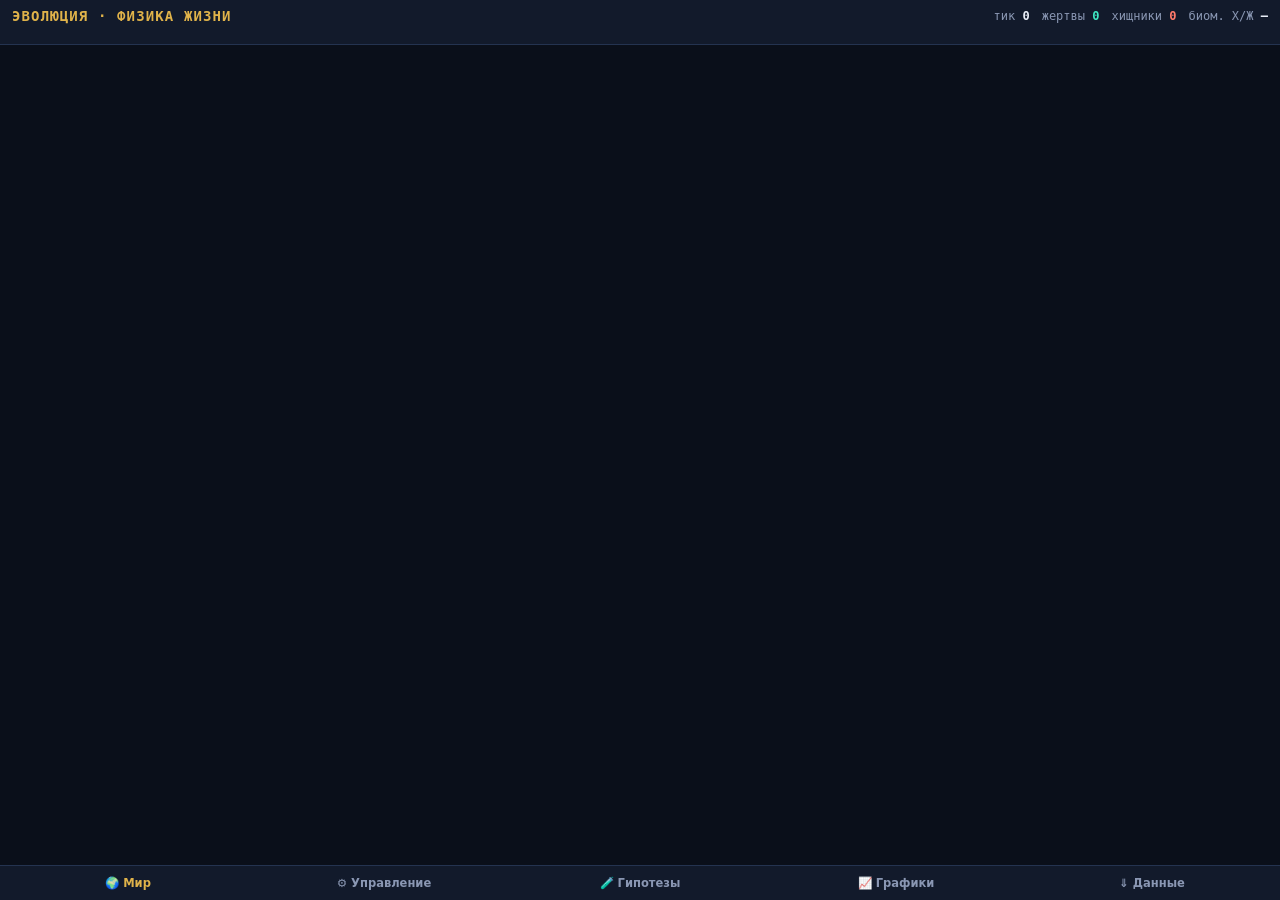
<file: labs/lab05-evolution/evolution.html>
<!DOCTYPE html>
<html lang="ru">
<head>
<meta charset="UTF-8">
<meta name="viewport" content="width=device-width, initial-scale=1.0, maximum-scale=1.0, user-scalable=no, viewport-fit=cover">
<title>Эволюция: физика жизни — симулятор отбора</title>
<style>
:root{
  --bg:#0a0f1a; --panel:#121a2b; --line:#243350; --ink:#e8edf7; --dim:#8a97b3;
  --teal:#3ee6c1; --coral:#ff7a6b; --gold:#e0b34a; --blue:#8ab6ff; --green:#7fae7f;
  --sans:system-ui,-apple-system,'Segoe UI',Roboto,sans-serif;
  --mono:ui-monospace,'Cascadia Mono','Roboto Mono',Consolas,monospace;
}
*{margin:0;padding:0;box-sizing:border-box;-webkit-tap-highlight-color:transparent}
html,body{height:100%;overflow:hidden}
body{background:var(--bg);color:var(--ink);font-family:var(--sans);display:flex;flex-direction:column}
header{display:flex;align-items:center;gap:12px;padding:8px 12px;background:var(--panel);border-bottom:1px solid var(--line);flex-wrap:wrap}
header h1{font-size:14px;font-family:var(--mono);letter-spacing:.08em;color:var(--gold)}
.stats{display:flex;gap:12px;font-size:12px;color:var(--dim);margin-left:auto;font-family:var(--mono)}
.stats b{color:var(--ink)}
.stats .h b{color:var(--teal)} .stats .p b{color:var(--coral)}
#sEvt{color:var(--coral);font-size:12px;width:100%}
main{flex:1;position:relative;min-height:0}
#world{width:100%;height:100%;display:block;touch-action:manipulation}
.sheet{position:absolute;inset:0;overflow-y:auto;background:var(--bg);padding:14px 14px 20px}
.sheet h2{font-size:13px;font-family:var(--mono);letter-spacing:.1em;text-transform:uppercase;color:var(--gold);margin:14px 0 8px}
.sheet h2:first-child{margin-top:0}
.row{display:flex;align-items:center;gap:10px;margin-bottom:10px;font-size:14px}
.row label{flex:1}
.row output{font-family:var(--mono);font-size:13px;color:var(--teal);min-width:60px;text-align:right}
input[type=range]{flex:2;accent-color:var(--gold)}
button{font:inherit;font-weight:600;background:var(--panel);color:var(--ink);border:1px solid var(--line);border-radius:8px;padding:10px 14px;cursor:pointer}
button:active{border-color:var(--gold)}
.btnrow{display:flex;gap:8px;flex-wrap:wrap;margin-bottom:10px}
.hyp{background:var(--panel);border:1px solid var(--line);border-radius:10px;padding:12px;margin-bottom:10px}
.hyp b{font-size:14px}
.hyp p{font-size:13px;color:var(--dim);margin:6px 0 10px;line-height:1.45}
.legend{font-size:12px;color:var(--dim);margin:4px 0 10px;line-height:1.6}
.legend i{display:inline-block;width:10px;height:10px;border-radius:50%;margin-right:4px;vertical-align:-1px}
canvas.chart{width:100%;height:180px;background:var(--panel);border:1px solid var(--line);border-radius:10px}
nav{display:flex;background:var(--panel);border-top:1px solid var(--line);padding-bottom:env(safe-area-inset-bottom)}
nav button{flex:1;border:none;background:none;border-radius:0;padding:10px 2px;font-size:11.5px;color:var(--dim)}
nav button.active{color:var(--gold)}
#inspector{position:absolute;left:10px;bottom:10px;right:10px;max-width:340px;background:var(--panel);border:1px solid var(--gold);border-radius:12px;padding:12px 14px;font-size:13.5px}
#inspector h3{font-size:13px;color:var(--gold);margin-bottom:6px;font-family:var(--mono)}
#insClose{position:absolute;top:6px;right:8px;border:none;background:none;color:var(--dim);font-size:18px;padding:4px}
label.chk{display:flex;align-items:center;gap:8px;font-size:14px;margin-bottom:10px}
.note{font-size:12.5px;color:var(--dim);line-height:1.5;margin-bottom:10px}
.formula{font-family:var(--mono);font-size:12.5px;color:var(--teal);background:var(--panel);border:1px solid var(--line);border-radius:8px;padding:8px 10px;margin-bottom:8px}
</style>
</head>
<body>
<header>
  <h1>ЭВОЛЮЦИЯ · ФИЗИКА ЖИЗНИ</h1>
  <div class="stats">
    <span>тик <b id="sN">0</b></span>
    <span class="h">жертвы <b id="sH">0</b></span>
    <span class="p">хищники <b id="sP">0</b></span>
    <span>биом. Х/Ж <b id="sB">—</b></span>
  </div>
  <span id="sEvt"></span>
</header>

<main>
  <canvas id="world"></canvas>

  <div class="sheet" id="sheet-ctrl" hidden>
    <h2>Параметры среды</h2>
    <div class="row"><label>Температура</label><input type="range" id="pT" min="5" max="35" step="1" value="20"><output id="vT">20 °C</output></div>
    <div class="row"><label>Регенерация субстрата r</label><input type="range" id="pR" min="0.01" max="0.09" step="0.005" value="0.035"><output id="vR">0.035</output></div>
    <div class="row"><label>Сила мутаций σ</label><input type="range" id="pM" min="0.01" max="0.30" step="0.01" value="0.08"><output id="vM">0.08</output></div>
    <div class="row"><label>Усвоение добычи</label><input type="range" id="pA" min="0.10" max="0.90" step="0.05" value="0.70"><output id="vA">0.70</output></div>
    <label class="chk"><input type="checkbox" id="pMig" checked> Приток мигрантов при низкой численности (эффект спасения)</label>
    <h2>Симуляция</h2>
    <div class="row"><label>Скорость</label><input type="range" id="speed" min="1" max="8" step="1" value="1"><output id="vSpeed">×1</output></div>
    <div class="btnrow">
      <button id="btnPause">⏸ Пауза</button>
      <button id="btnReset">↻ Новый мир</button>
    </div>
    <h2>Физика модели</h2>
    <div class="formula">метаболизм = B·m·Q10, Q10 = 2^((T−20)/10)</div>
    <div class="formula">цена движения = k·m·v², k = 0.0013</div>
    <div class="formula">субстрат: dS/dt = r·S·(1−S/K)</div>
    <div class="formula">геном: масса · скорость · чутьё · усвоение + мутации Гаусса</div>
    <p class="note">Стабилизаторы экосистемы: насыщение хищника (Холлинг II),
    рефугиум в густой траве, территориальность хищников, цена скорости в покое,
    миграционное спасение. Каждый можно исследовать отдельно.</p>
  </div>

  <div class="sheet" id="sheet-hyp" hidden>
    <h2>Восемь гипотез (ЕСЛИ · ТО · ПОТОМУ ЧТО)</h2>
    <p class="note">Нажмите «Запустить эксперимент» — параметры установятся сами,
    мир перезапустится. Наблюдайте и сверяйте прогноз с графиками.</p>
    <div id="hyps"></div>
  </div>

  <div class="sheet" id="sheet-charts" hidden>
    <h2>Численность</h2>
    <p class="legend"><i style="background:#3ee6c1"></i>травоядные ·
      <i style="background:#ff7a6b"></i>хищники ·
      <i style="background:#7fae7f"></i>субстрат (÷400)</p>
    <canvas id="chart" class="chart"></canvas>
    <h2>Эволюция признаков жертв</h2>
    <p class="legend"><i style="background:#e0b34a"></i>средняя масса ·
      <i style="background:#8ab6ff"></i>средняя скорость</p>
    <canvas id="traits" class="chart"></canvas>
  </div>

  <div class="sheet" id="sheet-data" hidden>
    <h2>Экспорт данных</h2>
    <p class="note">Каждые 15 тиков записывается строка: численности, субстрат,
    средние признаки, соотношение биомасс хищники/жертвы, параметры среды.
    Формат CSV (точка с запятой) — открывается в Excel.</p>
    <div class="btnrow"><button id="btnCSV">⇓ Скачать CSV</button></div>
    <h2>О программе</h2>
    <p class="note">«Эволюция: физика жизни» — агентная модель потока энергии и
    естественного отбора. Браузерная версия учебной игры кафедры биофизики
    СФУ; работает офлайн, данные никуда не передаются. Соотношение биомасс
    хищников и жертв в шапке — экспериментальная проверка правила Линдемана.</p>
  </div>

  <div id="inspector" hidden>
    <button id="insClose">✕</button>
    <h3 id="insTitle"></h3>
    <div id="insBody"></div>
  </div>
</main>

<nav>
  <button id="tab-world" class="active">🌍 Мир</button>
  <button id="tab-ctrl">⚙ Управление</button>
  <button id="tab-hyp">🧪 Гипотезы</button>
  <button id="tab-charts">📈 Графики</button>
  <button id="tab-data">⇓ Данные</button>
</nav>

<script>
/* ЭВОЛЮЦИЯ: физика жизни — расчётное ядро (без DOM).
   Модель:
   - метаболизм Q10 (Вант-Гофф): BASE·m·2^((T−20)/10)
   - цена движения: k·m·v², k=0.0007
   - передача энергии по цепи (Линдеман): gain = E_жертвы·η, η≈0.10
   - логистический субстрат (Ферхюльст): dS/dt = r·S·(1−S/K) на клетку
   - геном: масса, скорость, чутьё, усвоение; мутации Гаусса; отбор
*/
'use strict';

function mulberry32(a) {
  return function () {
    a |= 0; a = a + 0x6D2B79F5 | 0;
    var t = Math.imul(a ^ a >>> 15, 1 | a);
    t = t + Math.imul(t ^ t >>> 7, 61 | t) ^ t;
    return ((t ^ t >>> 14) >>> 0) / 4294967296;
  };
}

var P = {
  W: 150, H: 150,          // мир, у.е.
  GRID: 30,                // клеток субстрата по стороне
  S_K: 120,                // ёмкость клетки субстрата
  S_R: 0.035,              // скорость регенерации субстрата
  T: 20,                   // температура, °C
  ASSIM: 0.70,             // физиологическое усвоение добычи (КПД трапезы)
  MUT: 0.08,               // сила мутаций (сигма, доля признака)
  K_MOVE: 0.0013,
  BASE_H: 0.055,           // базовый метаболизм травоядного на ед. массы
  BASE_P: 0.020,           // хищника (ниже: крупнее и экономнее)
  EAT_RATE: 2.6,           // сколько субстрата съедает травоядное за тик на ед. массы^0.75
  DIGEST_H: 0.65,          // усвоение растительной пищи (модифицируется геномом)
  E_BODY: 20,              // энергия тканей на ед. массы жертвы
  REPRO_MULT_H: 26,        // порог деления: масса × множитель
  REPRO_MULT_P: 22,
  CHILD_SHARE: 0.42,       // ребёнку и родителю по доле, остальное — цена деления
  START_H: 110, START_P: 20,
  HUNT_R: 2.2,             // радиус атаки
  MIGRATION: true,         // приток мигрантов при низкой численности (метапопуляция)
  TERR_R: 8,              // радиус территориальности хищника
  PRED_GUT: 0.9            // доля добычи, которую хищник способен усвоить за раз (от своего дефицита)
};

function clamp(v, a, b) { return v < a ? a : v > b ? b : v; }

function makeSim(seed, over) {
  var rnd = mulberry32(seed || 1);
  var p = Object.assign({}, P, over || {});
  var gauss = function () {
    var u = 0, v = 0;
    while (u === 0) u = rnd(); while (v === 0) v = rnd();
    return Math.sqrt(-2 * Math.log(u)) * Math.cos(2 * Math.PI * v);
  };

  var cellN = p.GRID, cellW = p.W / cellN;
  var sub = new Float64Array(cellN * cellN);
  for (var i = 0; i < sub.length; i++) sub[i] = p.S_K * (0.5 + 0.5 * rnd());

  var nextId = 1;
  function org(kind, x, y, g, e) {
    return {
      id: nextId++, kind: kind, x: x, y: y,
      dirX: 0, dirY: 0, age: 0, digest: 0, cool: 0,
      g: g, e: e,
      tx: rnd() * p.W, ty: rnd() * p.H  // цель блуждания
    };
  }
  function randGenome(kind) {
    return kind === 'h' ? {
      m: 6 + rnd() * 6,        // масса 6–12
      v: 0.9 + rnd() * 0.8,    // скорость
      s: 8 + rnd() * 8,        // чутьё
      d: 0.55 + rnd() * 0.25   // усвоение
    } : {
      m: 14 + rnd() * 8,       // хищник крупнее
      v: 1.1 + rnd() * 0.8,
      s: 20 + rnd() * 12,      // и дальнозорче
      d: 0.8 + rnd() * 0.15
    };
  }
  var orgs = [];
  for (i = 0; i < p.START_H; i++) {
    var g = randGenome('h');
    orgs.push(org('h', rnd() * p.W, rnd() * p.H, g, g.m * 12));
  }
  for (i = 0; i < p.START_P; i++) {
    g = randGenome('p');
    orgs.push(org('p', rnd() * p.W, rnd() * p.H, g, g.m * 14));
  }

  function mutate(g, kind) {
    var s = p.MUT;
    var n = {
      m: clamp(g.m * (1 + gauss() * s), kind === 'h' ? 3 : 8, kind === 'h' ? 20 : 34),
      v: clamp(g.v * (1 + gauss() * s), 0.3, 3.2),
      s: clamp(g.s * (1 + gauss() * s), 3, 40),
      d: clamp(g.d * (1 + gauss() * s * 0.6), 0.3, 0.95)
    };
    return n;
  }

  function q10(T) { return Math.pow(2, (T - 20) / 10); }

  var tick = 0, lastMigr = -1e9;
  var stats = null;

  function step() {
    tick++;
    var Q = q10(p.T);
    // регенерация субстрата (Ферхюльст)
    for (var c = 0; c < sub.length; c++) {
      var S = sub[c];
      sub[c] = clamp(S + p.S_R * S * (1 - S / p.S_K) + 0.02, 0, p.S_K);
    }
    var born = [], herbs = [], preds = [];
    for (var k = 0; k < orgs.length; k++) (orgs[k].kind === 'h' ? herbs : preds).push(orgs[k]);

    for (k = 0; k < orgs.length; k++) {
      var o = orgs[k];
      if (o.e <= 0) continue;
      o.age++;
      var g = o.g, speed = g.v;

      if (o.kind === 'h') {
        // травоядное: ест клетку под собой, ищет богатую клетку в радиусе чутья
        var ci = Math.min(cellN - 1, Math.floor(o.x / cellW));
        var cj = Math.min(cellN - 1, Math.floor(o.y / cellW));
        var idx = cj * cellN + ci;
        // бегство от ближайшего хищника в радиусе чутья — приоритет
        var thr = null, thrD = 1e9;
        for (var q = 0; q < preds.length; q++) {
          var pr = preds[q];
          var dx = pr.x - o.x, dy = pr.y - o.y, D = dx * dx + dy * dy;
          if (D < thrD) { thrD = D; thr = pr; }
        }
        if (thr && thrD < g.s * g.s) {
          var L = Math.sqrt(thrD) || 1;
          o.dirX = -(thr.x - o.x) / L; o.dirY = -(thr.y - o.y) / L;
          speed = g.v * 1.25; // спринт
        } else if (sub[idx] > 12) {
          speed = 0.15; // пасётся
          var eat = Math.min(sub[idx], p.EAT_RATE * Math.pow(g.m, 0.75));
          sub[idx] -= eat;
          o.e += eat * p.DIGEST_H * g.d;
        } else {
          // ищет самую богатую соседнюю клетку
          var best = idx, bv = sub[idx];
          for (var di = -1; di <= 1; di++) for (var dj = -1; dj <= 1; dj++) {
            var ni = ci + di, nj = cj + dj;
            if (ni < 0 || nj < 0 || ni >= cellN || nj >= cellN) continue;
            if (sub[nj * cellN + ni] > bv) { bv = sub[nj * cellN + ni]; best = nj * cellN + ni; }
          }
          var bx = (best % cellN + 0.5) * cellW, by = (Math.floor(best / cellN) + 0.5) * cellW;
          L = Math.hypot(bx - o.x, by - o.y) || 1;
          o.dirX = (bx - o.x) / L; o.dirY = (by - o.y) / L;
        }
      } else {
        // хищник: переваривание добычи (Холлинг, тип II) — сытый не охотится
        if (o.digest > 0) { o.digest--; }
        if (o.cool > 0) { o.cool--; }
        // территориальность (интерференция Беддингтона–ДеАнджелиса):
        // конкурент рядом — охота подавлена, хищники расходятся
        var rival = null, rivD = 1e9;
        for (q = 0; q < preds.length; q++) {
          var pp = preds[q];
          if (pp === o || pp.e <= 0) continue;
          dx = pp.x - o.x; dy = pp.y - o.y; D = dx * dx + dy * dy;
          if (D < rivD) { rivD = D; rival = pp; }
        }
        var crowded = rival && rivD < p.TERR_R * p.TERR_R;
        var prey = null, preyD = 1e9;
        if (o.digest <= 0 && o.cool <= 0) {
          for (q = 0; q < herbs.length; q++) {
            var hb = herbs[q];
            if (hb.e <= 0) continue;
            dx = hb.x - o.x; dy = hb.y - o.y; D = dx * dx + dy * dy;
            // рефугиум: в густой траве жертва заметна лишь с половины дистанции
            var hci = Math.min(cellN - 1, Math.floor(hb.x / cellW));
            var hcj = Math.min(cellN - 1, Math.floor(hb.y / cellW));
            var hidden = sub[hcj * cellN + hci] > p.S_K * 0.8;
            var hidR = Math.min(g.s * 0.35, 8);
            if (hidden && D > hidR * hidR) continue;
            if (D < preyD) { preyD = D; prey = hb; }
          }
        }
        var sense = g.s * (o.e < g.m * p.REPRO_MULT_P * 0.5 ? 1.2 : 1);
        if (prey && preyD < sense * sense) {
          L = Math.sqrt(preyD) || 1;
          o.dirX = (prey.x - o.x) / L; o.dirY = (prey.y - o.y) / L;
          speed = g.v * 1.4; // бросок
          if (preyD < p.HUNT_R * p.HUNT_R) {
            // успех атаки зависит от соотношения скоростей (гонка вооружений)
            var pKill = clamp(0.55 * (g.v * 1.4) / (prey.g.v * 1.25), 0.15, 0.9) * (crowded ? 0.5 : 1);
            if (rnd() < pKill) {
              // добыча: энергия жертвы + ткани, через КПД Линдемана
              var meal = (prey.e + prey.g.m * p.E_BODY) * p.ASSIM * g.d;
              o.e = Math.min(o.e + meal, o.g.m * p.REPRO_MULT_P * 1.5); // сытость ограничена
              o.digest = Math.round(60 + prey.g.m * 4); // время обработки добычи
              prey.e = -1; // погибла
            } else {
              o.cool = 14; // промах: восстановление, жертва отскакивает
              prey.x = clamp(prey.x + gauss() * 3, 0, p.W);
              prey.y = clamp(prey.y + gauss() * 3, 0, p.H);
            }
          }
        } else if (o.digest > 0) {
          speed = g.v * 0.25; // отдыхает после еды
        } else {
          // блуждание к случайной цели
          if (Math.hypot(o.tx - o.x, o.ty - o.y) < 4) { o.tx = rnd() * p.W; o.ty = rnd() * p.H; }
          L = Math.hypot(o.tx - o.x, o.ty - o.y) || 1;
          o.dirX = (o.tx - o.x) / L; o.dirY = (o.ty - o.y) / L;
          speed = g.v * 0.6; // патрулирует экономно
        }
      }

      // движение и границы
      o.x = clamp(o.x + o.dirX * speed, 0, p.W);
      o.y = clamp(o.y + o.dirY * speed, 0, p.H);

      // энергозатраты: метаболизм Q10 + движение k·m·v²
      var base = (o.kind === 'h' ? p.BASE_H : p.BASE_P);
      // быстрый фенотип дороже и в покое: содержание мускулатуры
      o.e -= base * g.m * Q * (0.65 + 0.35 * g.v);
      o.e -= p.K_MOVE * g.m * speed * speed * 10;

      // размножение делением
      var thrE = g.m * (o.kind === 'h' ? p.REPRO_MULT_H : p.REPRO_MULT_P);
      var mature = o.kind === 'h' ? 30 : 150;
      if (o.e > thrE && o.age > mature) {
        var cg = mutate(g, o.kind);
        var childE = o.e * p.CHILD_SHARE;
        o.e = o.e * p.CHILD_SHARE;
        var ch = org(o.kind, clamp(o.x + gauss(), 0, p.W), clamp(o.y + gauss(), 0, p.H), cg, childE);
        born.push(ch);
      }
      // предельный возраст ~ масса
      if (o.age > 900 + g.m * 40) o.e = -1;
    }
    orgs = orgs.filter(function (o) { return o.e > 0; }).concat(born);

    // эффект спасения: миграция из-за границ мира при низкой численности
    if (p.MIGRATION && tick - lastMigr > 300) {
      var cntH = 0, cntP = 0;
      for (k = 0; k < orgs.length; k++) (orgs[k].kind === 'h' ? cntH++ : cntP++);
      var edge = function () {
        var side = Math.floor(rnd() * 4);
        return side === 0 ? [rnd() * p.W, 1] : side === 1 ? [rnd() * p.W, p.H - 1]
             : side === 2 ? [1, rnd() * p.H] : [p.W - 1, rnd() * p.H];
      };
      var added = false;
      if (cntH < 14) {
        for (var mi = 0; mi < 4; mi++) {
          var gm = randGenome('h'), xy = edge();
          orgs.push(org('h', xy[0], xy[1], gm, gm.m * 12));
        }
        added = true;
      }
      if (cntP < 5) {
        for (mi = 0; mi < 2; mi++) {
          gm = randGenome('p'); xy = edge();
          orgs.push(org('p', xy[0], xy[1], gm, gm.m * 14));
        }
        added = true;
      }
      if (added) lastMigr = tick;
    }

    // сводка
    var nh = 0, np = 0, st = 0, mh = 0, vh = 0, sh = 0, mp = 0;
    for (c = 0; c < sub.length; c++) st += sub[c];
    for (k = 0; k < orgs.length; k++) {
      o = orgs[k];
      if (o.kind === 'h') { nh++; mh += o.g.m; vh += o.g.v; sh += o.g.s; }
      else { np++; mp += o.g.m; }
    }
    stats = {
      tick: tick, nh: nh, np: np, sub: st,
      mh: nh ? mh / nh : 0, vh: nh ? vh / nh : 0, sh_: nh ? sh / nh : 0,
      mp: np ? mp / np : 0
    };
    return stats;
  }

  return { step: step, params: p, orgs: function () { return orgs; },
           sub: function () { return sub; }, stats: function () { return stats; },
           cellN: cellN, cellW: cellW };
}


/* ============================ ИНТЕРФЕЙС ============================ */
var sim = null, running = true, simSpeed = 1, seed = 1;
var histT = [], histH = [], histP = [], histS = [], histV = [], histM = [];
var csvRows = [['tick','N_herb','N_pred','substrate','mean_mass_h','mean_speed_h','mean_sense_h','mean_mass_p','biomass_ratio_pct','T','S_R','MUT','ASSIM']];
var selected = null;

var elWorld = document.getElementById('world');
var cw = elWorld.getContext('2d');
var elChart = document.getElementById('chart');
var cc = elChart.getContext('2d');
var elTraits = document.getElementById('traits');
var ct = elTraits.getContext('2d');

function $(id) { return document.getElementById(id); }

function newWorld(over) {
  seed = (Math.random() * 1e9) | 0;
  sim = makeSim(seed, over || currentOverrides());
  histT = []; histH = []; histP = []; histS = []; histV = []; histM = [];
  csvRows = csvRows.slice(0, 1);
  selected = null;
  $('inspector').hidden = true;
}
function currentOverrides() {
  return {
    T: +$('pT').value,
    S_R: +$('pR').value,
    MUT: +$('pM').value,
    ASSIM: +$('pA').value,
    MIGRATION: $('pMig').checked
  };
}
function applyParams() {
  var o = currentOverrides();
  sim.params.T = o.T; sim.params.S_R = o.S_R;
  sim.params.MUT = o.MUT; sim.params.ASSIM = o.ASSIM;
  sim.params.MIGRATION = o.MIGRATION;
  $('vT').textContent = o.T + ' °C';
  $('vR').textContent = o.S_R.toFixed(3);
  $('vM').textContent = o.MUT.toFixed(2);
  $('vA').textContent = o.ASSIM.toFixed(2);
}
['pT','pR','pM','pA'].forEach(function (id) { $(id).addEventListener('input', applyParams); });
$('pMig').addEventListener('change', applyParams);

/* ---------- гипотезы ---------- */
var HYP = [
  { n:'Жара и правило Q10', par:{T:30},
    t:'ЕСЛИ поднять температуру до 30 °C, ТО численность и масса организмов снизятся, ПОТОМУ ЧТО метаболизм удвоится по правилу Вант-Гоффа: Q10 = 2^((T−20)/10).' },
  { n:'Холод и правило Q10', par:{T:10},
    t:'ЕСЛИ охладить среду до 10 °C, ТО организмов станет больше и они смогут быть крупнее, ПОТОМУ ЧТО расход энергии на метаболизм упадёт вдвое.' },
  { n:'Богатая среда (Ферхюльст)', par:{S_R:0.07},
    t:'ЕСЛИ удвоить скорость восстановления субстрата, ТО ёмкость среды K вырастет, ПОТОМУ ЧТО логистический рост dS/dt = r·S·(1−S/K) насыщается позже.' },
  { n:'Скудная среда', par:{S_R:0.015},
    t:'ЕСЛИ уменьшить восстановление субстрата, ТО равновесная численность травоядных упадёт, ПОТОМУ ЧТО ёмкость среды K снизится.' },
  { n:'Мир без хищников', par:{noPred:1},
    t:'ЕСЛИ убрать хищников, ТО травоядные вырастут до ёмкости среды и стабилизируются около K, ПОТОМУ ЧТО останется только конкуренция за субстрат.' },
  { n:'Ураган мутаций', par:{MUT:0.25},
    t:'ЕСЛИ утроить силу мутаций, ТО разнообразие признаков вырастет, но появится много нежизнеспособных фенотипов, ПОТОМУ ЧТО отбор не успевает выбраковывать отклонения.' },
  { n:'Отбор на скорость', par:{},
    t:'ЕСЛИ в мире есть хищники, ТО средняя скорость жертв будет расти поколение за поколением, ПОТОМУ ЧТО медленных выедают первыми (наблюдайте график признаков).' },
  { n:'Пирамида биомасс', par:{},
    t:'ЕСЛИ измерить биомассы, ТО хищники составят лишь единицы процентов от биомассы жертв, ПОТОМУ ЧТО на каждый трофический уровень передаётся малая доля энергии (Линдеман).' }
];
var hypBox = $('hyps');
HYP.forEach(function (h, i) {
  var d = document.createElement('div');
  d.className = 'hyp';
  d.innerHTML = '<b>' + (i + 1) + '. ' + h.n + '</b><p>' + h.t + '</p><button>Запустить эксперимент</button>';
  d.querySelector('button').addEventListener('click', function () {
    $('pT').value = h.par.T !== undefined ? h.par.T : 20;
    $('pR').value = h.par.S_R !== undefined ? h.par.S_R : 0.035;
    $('pM').value = h.par.MUT !== undefined ? h.par.MUT : 0.08;
    $('pA').value = 0.70;
    applyParams();
    var over = currentOverrides();
    if (h.par.noPred) { over.START_P = 0; over.MIGRATION = false; $('pMig').checked = false; }
    newWorld(over);
    showTab('world');
  });
  hypBox.appendChild(d);
});

/* ---------- вкладки ---------- */
function showTab(name) {
  ['world', 'ctrl', 'hyp', 'charts', 'data'].forEach(function (t) {
    $('tab-' + t).classList.toggle('active', t === name);
    $('sheet-' + t) && ($('sheet-' + t).hidden = t !== name);
  });
  $('world').style.display = (name === 'world') ? 'block' : 'none';
  if (name === 'charts') drawCharts();
}
['world', 'ctrl', 'hyp', 'charts', 'data'].forEach(function (t) {
  $('tab-' + t).addEventListener('click', function () { showTab(t); });
});

/* ---------- управление ---------- */
$('btnPause').addEventListener('click', function () {
  running = !running;
  this.textContent = running ? '⏸ Пауза' : '▶ Продолжить';
});
$('btnReset').addEventListener('click', function () { newWorld(); });
$('speed').addEventListener('input', function () {
  simSpeed = +this.value;
  $('vSpeed').textContent = '×' + simSpeed;
});

/* ---------- отрисовка мира ---------- */
function fit() {
  var dpr = Math.min(window.devicePixelRatio || 1, 2);
  var r = elWorld.getBoundingClientRect();
  elWorld.width = r.width * dpr; elWorld.height = r.height * dpr;
  cw.setTransform(dpr, 0, 0, dpr, 0, 0);
}
window.addEventListener('resize', fit);

function drawWorld() {
  var r = elWorld.getBoundingClientRect();
  var p = sim.params, sc = Math.min(r.width / p.W, r.height / p.H);
  var offX = (r.width - p.W * sc) / 2, offY = (r.height - p.H * sc) / 2;
  cw.clearRect(0, 0, r.width, r.height);
  // субстрат
  var sub = sim.sub(), n = sim.cellN, cwd = sim.cellW;
  for (var j = 0; j < n; j++) for (var i = 0; i < n; i++) {
    var v = sub[j * n + i] / p.S_K;
    var refuge = v > 0.8;
    cw.fillStyle = refuge ? 'rgba(38,110,58,' + (0.35 + v * 0.45) + ')'
                          : 'rgba(52,120,66,' + (0.06 + v * 0.42) + ')';
    cw.fillRect(offX + i * cwd * sc, offY + j * cwd * sc, cwd * sc + 0.5, cwd * sc + 0.5);
  }
  // организмы
  var os = sim.orgs();
  for (var k = 0; k < os.length; k++) {
    var o = os[k], x = offX + o.x * sc, y = offY + o.y * sc;
    var rad = Math.max(2, Math.sqrt(o.g.m) * 1.1 * sc / 4);
    if (o.kind === 'h') {
      cw.fillStyle = '#3ee6c1';
      cw.beginPath(); cw.arc(x, y, rad, 0, 6.2832); cw.fill();
    } else {
      cw.fillStyle = o.digest > 0 ? '#a2543f' : '#ff7a6b';
      cw.beginPath();
      cw.moveTo(x, y - rad * 1.3); cw.lineTo(x + rad * 1.2, y + rad);
      cw.lineTo(x - rad * 1.2, y + rad); cw.closePath(); cw.fill();
    }
    if (selected && selected.id === o.id) {
      cw.strokeStyle = '#ffd28a'; cw.lineWidth = 2;
      cw.beginPath(); cw.arc(x, y, rad + 4, 0, 6.2832); cw.stroke();
    }
  }
  // карта -> координаты для тапа
  drawWorld._sc = sc; drawWorld._ox = offX; drawWorld._oy = offY;
}

elWorld.addEventListener('pointerdown', function (e) {
  var r = elWorld.getBoundingClientRect();
  var wx = (e.clientX - r.left - drawWorld._ox) / drawWorld._sc;
  var wy = (e.clientY - r.top - drawWorld._oy) / drawWorld._sc;
  var best = null, bd = 25;
  sim.orgs().forEach(function (o) {
    var d = (o.x - wx) * (o.x - wx) + (o.y - wy) * (o.y - wy);
    if (d < bd) { bd = d; best = o; }
  });
  selected = best;
  var box = $('inspector');
  if (best) {
    box.hidden = false;
    $('insTitle').textContent = (best.kind === 'h' ? 'Травоядное' : 'Хищник') + ' №' + best.id;
    $('insBody').innerHTML =
      'масса <b>' + best.g.m.toFixed(1) + '</b> · скорость <b>' + best.g.v.toFixed(2) + '</b><br>' +
      'чутьё <b>' + best.g.s.toFixed(1) + '</b> · усвоение <b>' + best.g.d.toFixed(2) + '</b><br>' +
      'энергия <b>' + best.e.toFixed(0) + '</b> · возраст <b>' + best.age + '</b>' +
      (best.kind === 'p' && best.digest > 0 ? '<br><i>переваривает добычу</i>' : '');
  } else box.hidden = true;
});
$('insClose').addEventListener('click', function () { selected = null; $('inspector').hidden = true; });

/* ---------- графики ---------- */
function drawLine(ctx, W, H, data, max, color) {
  if (data.length < 2) return;
  ctx.strokeStyle = color; ctx.lineWidth = 2; ctx.beginPath();
  for (var i = 0; i < data.length; i++) {
    var x = i / (data.length - 1) * (W - 20) + 10;
    var y = H - 16 - (data[i] / max) * (H - 30);
    i ? ctx.lineTo(x, y) : ctx.moveTo(x, y);
  }
  ctx.stroke();
}
function drawCharts() {
  [[elChart, cc], [elTraits, ct]].forEach(function (pair) {
    var el = pair[0], dpr = Math.min(window.devicePixelRatio || 1, 2);
    var r = el.getBoundingClientRect();
    el.width = r.width * dpr; el.height = r.height * dpr;
    pair[1].setTransform(dpr, 0, 0, dpr, 0, 0);
  });
  var W = elChart.getBoundingClientRect().width, H = elChart.getBoundingClientRect().height;
  cc.clearRect(0, 0, W, H);
  var maxN = Math.max(10, Math.max.apply(null, histH.concat(histP)), Math.max.apply(null, histS.map(function (s) { return s / 400; })));
  drawLine(cc, W, H, histS.map(function (s) { return s / 400; }), maxN, '#7fae7f');
  drawLine(cc, W, H, histH, maxN, '#3ee6c1');
  drawLine(cc, W, H, histP, maxN, '#ff7a6b');
  var W2 = elTraits.getBoundingClientRect().width, H2 = elTraits.getBoundingClientRect().height;
  ct.clearRect(0, 0, W2, H2);
  var maxT = Math.max(3, Math.max.apply(null, histM), Math.max.apply(null, histV));
  drawLine(ct, W2, H2, histM, maxT, '#e0b34a');
  drawLine(ct, W2, H2, histV, maxT, '#8ab6ff');
}

/* ---------- данные ---------- */
$('btnCSV').addEventListener('click', function () {
  var txt = csvRows.map(function (r) { return r.join(';'); }).join('\n');
  var blob = new Blob(['\ufeff' + txt], { type: 'text/csv;charset=utf-8' });
  var a = document.createElement('a');
  a.href = URL.createObjectURL(blob);
  a.download = 'эволюция_' + seed + '.csv';
  a.click();
  setTimeout(function () { URL.revokeObjectURL(a.href); }, 5000);
});

/* ---------- главный цикл ---------- */
function loop() {
  if (running && sim) {
    for (var i = 0; i < simSpeed; i++) {
      var s = sim.step();
      if (s.tick % 5 === 0) {
        histT.push(s.tick); histH.push(s.nh); histP.push(s.np); histS.push(s.sub);
        histV.push(s.vh); histM.push(s.mh);
        if (histT.length > 1400) { [histT, histH, histP, histS, histV, histM].forEach(function (a) { a.splice(0, 200); }); }
      }
      if (s.tick % 15 === 0) {
        var os = sim.orgs(), bh = 0, bp = 0;
        os.forEach(function (o) { o.kind === 'h' ? bh += o.g.m : bp += o.g.m; });
        var ratio = bh > 0 ? (bp / bh * 100) : 0;
        csvRows.push([s.tick, s.nh, s.np, s.sub.toFixed(0), s.mh.toFixed(2), s.vh.toFixed(3),
          s.sh_.toFixed(2), s.mp.toFixed(2), ratio.toFixed(1),
          sim.params.T, sim.params.S_R, sim.params.MUT, sim.params.ASSIM]);
      }
    }
    var st = sim.stats();
    if (st) {
      $('sN').textContent = st.tick;
      $('sH').textContent = st.nh;
      $('sP').textContent = st.np;
      var os2 = sim.orgs(), bh2 = 0, bp2 = 0;
      os2.forEach(function (o) { o.kind === 'h' ? bh2 += o.g.m : bp2 += o.g.m; });
      $('sB').textContent = bh2 > 0 ? (bp2 / bh2 * 100).toFixed(0) + '%' : '—';
      if (st.nh === 0 || st.np === 0) $('sEvt').textContent =
        st.nh === 0 ? 'травоядные вымерли' : (st.np === 0 ? 'хищники вымерли' : '');
      else $('sEvt').textContent = '';
    }
    if ($('world').style.display !== 'none') drawWorld();
    if (!$('sheet-charts').hidden) drawCharts();
  }
  requestAnimationFrame(loop);
}

applyParams();
newWorld();
fit();
showTab('world');
loop();

</script>
</body>
</html>
</file>
<file: assets/css/style.css>
/* ============================================================
   Виртуальный практикум · Кафедра биофизики ИФБиБТ СФУ
   Фирменный стиль: шрифт Inter, красно-оранжевая гамма СФУ.
   Карточки лабораторных — светлые, с фирменной оранжевой
   отбивкой сверху; обложки — в палитрах самих приложений.
   ============================================================ */

:root {
  --sfu-orange: #ee7203;      /* фирменный красно-оранжевый */
  --sfu-rust:   #b84a00;      /* тёмный красно-оранжевый */
  --sfu-honey:  #ffb25e;
  --ifbibt:     #1a5632;      /* зелёный ИФБиБТ */
  --ifbibt-soft:#e9f2ec;
  --ink:        #17191d;
  --dim:        #5f6672;
  --paper:      #ffffff;
  --mist:       #f3f4f6;
  --line:       #e2e4e9;


  --serif: "PT Serif", Georgia, "Times New Roman", serif;
  --sans: "Golos Text", "PT Sans", system-ui, -apple-system, "Segoe UI", Roboto, sans-serif;
  --mono: ui-monospace, "Cascadia Mono", "Roboto Mono", Consolas, monospace;
}

* { box-sizing: border-box; margin: 0; padding: 0; }

html { scroll-behavior: smooth; }
@media (prefers-reduced-motion: reduce) {
  html { scroll-behavior: auto; }
  *, *::before, *::after { animation: none !important; transition: none !important; }
}

body {
  font-family: var(--sans);
  color: var(--ink);
  background: var(--paper);
  line-height: 1.6;
  font-size: 16px;
}

a { color: var(--sfu-rust); text-decoration-thickness: 1px; text-underline-offset: 3px; }
a:hover { color: var(--sfu-orange); }
a:focus-visible, button:focus-visible {
  outline: 3px solid var(--sfu-orange);
  outline-offset: 2px;
  border-radius: 4px;
}

.wrap { max-width: 1060px; margin: 0 auto; padding: 0 22px; }

/* ---------- Шапка ---------- */
.site-header {
  border-bottom: 3px solid var(--sfu-orange);
  background: var(--paper);
  position: sticky;
  top: 0;
  z-index: 20;
}
.site-header .bar {
  display: flex;
  align-items: center;
  justify-content: space-between;
  gap: 18px;
  padding: 14px 0;
  flex-wrap: wrap;
}
.brand { display: flex; align-items: center; gap: 12px; text-decoration: none; color: var(--ink); }
.brand .logos { display: flex; align-items: center; gap: 8px; }
.brand .logos img { height: 40px; width: auto; display: block; }
.brand .txt { display: flex; flex-direction: column; }
.brand:hover { color: var(--ink); }
.brand .uni {
  font-size: 12.5px;
  font-weight: 500;
  color: var(--sfu-rust);
}
.brand .dept {
  font-family: var(--serif);
  font-weight: 700;
  font-size: 18px;
  letter-spacing: -0.01em;
  line-height: 1.25;
}
.site-nav { display: flex; gap: 4px; flex-wrap: wrap; }
.site-nav a {
  text-decoration: none;
  font-weight: 600;
  font-size: 14.5px;
  color: var(--ink);
  padding: 7px 12px;
  border-radius: 6px;
}
.site-nav a:hover { background: var(--mist); color: var(--ink); }
.site-nav a[aria-current="page"] {
  background: var(--sfu-orange);
  color: #fff;
}

/* ---------- Хлебные крошки ---------- */
.crumbs {
  font-size: 13.5px;
  color: var(--dim);
  padding: 16px 0 0;
}
.crumbs a { color: var(--dim); }
.crumbs a:hover { color: var(--sfu-rust); }

/* ---------- Hero ---------- */
.hero { padding: 56px 0 40px; }
.eyebrow {
  font-size: 15px;
  font-weight: 600;
  color: var(--sfu-rust);
  margin-bottom: 14px;
  display: flex;
  align-items: center;
  gap: 10px;
}
.eyebrow::before {
  content: "";
  width: 26px;
  height: 3px;
  background: var(--sfu-orange);
  border-radius: 2px;
}
.hero h1 {
  font-family: var(--serif);
  font-size: clamp(30px, 5vw, 46px);
  font-weight: 700;
  letter-spacing: 0;
  line-height: 1.18;
  max-width: 17em;
}
.hero h1 em {
  font-style: normal;
  color: var(--sfu-orange);
}
.hero .lead {
  margin-top: 18px;
  max-width: 42em;
  font-size: 17.5px;
  color: #3a3f47;
}
.hero .cta-row { margin-top: 26px; display: flex; gap: 12px; flex-wrap: wrap; }

.btn {
  display: inline-block;
  font-weight: 700;
  font-size: 15px;
  text-decoration: none;
  padding: 12px 22px;
  border-radius: 8px;
  border: 2px solid transparent;
}
.btn-primary { background: var(--sfu-orange); color: #fff; }
.btn-primary:hover { background: var(--sfu-rust); color: #fff; }
.btn-ghost { border-color: var(--line); color: var(--ink); }
.btn-ghost:hover { border-color: var(--sfu-orange); color: var(--sfu-rust); }

/* ---------- Секции ---------- */
.section { padding: 42px 0; }
.section + .section { border-top: 1px solid var(--line); }
.section > .wrap > h2 {
  font-family: var(--serif);
  font-size: 25px;
  font-weight: 700;
  letter-spacing: 0;
  margin-bottom: 6px;
}
.section .section-note { color: var(--dim); font-size: 15px; margin-bottom: 24px; max-width: 46em; }

/* ---------- Карточки лабораторных ---------- */
.lab-grid { display: grid; grid-template-columns: repeat(auto-fill, minmax(300px, 1fr)); gap: 18px; }

.lab-card {
  background: var(--paper);
  border: 1px solid var(--line);
  border-top: 4px solid var(--sfu-orange);
  border-radius: 12px;
  display: flex;
  flex-direction: column;
  overflow: hidden;
  box-shadow: 0 1px 2px rgba(23, 25, 29, 0.05);
  transition: transform 0.18s ease, box-shadow 0.18s ease;
}
.lab-card:hover {
  transform: translateY(-3px);
  box-shadow: 0 8px 22px rgba(23, 25, 29, 0.1);
}
.lab-card .cover { display: block; border-bottom: 1px solid var(--line); }
.lab-card .cover img { display: block; width: 100%; height: 148px; object-fit: cover; }
.lab-card .head {
  display: flex;
  align-items: center;
  justify-content: space-between;
  padding: 12px 18px 0;
  font-size: 13px;
  font-weight: 600;
}
.lab-card .head .id { color: var(--sfu-rust); }
.lab-card .status { color: var(--ifbibt); }
.lab-card .status.soon { color: var(--dim); font-weight: 500; }
.lab-card .status.test { color: var(--sfu-rust); }
.lab-card .body { padding: 10px 18px 16px; flex: 1; }
.lab-card h3 {
  font-family: var(--serif);
  font-size: 19px;
  font-weight: 700;
  line-height: 1.3;
}
.lab-card h3 a { color: var(--ink); text-decoration: none; }
.lab-card h3 a:hover { color: var(--sfu-rust); }
.lab-card p { margin-top: 8px; font-size: 14.5px; color: #4a505a; }
.lab-card .tags { margin-top: 12px; display: flex; gap: 6px; flex-wrap: wrap; }
.lab-card .tag {
  font-size: 12.5px;
  color: var(--sfu-rust);
  background: #fdf0e3;
  border-radius: 999px;
  padding: 3px 11px;
}
.lab-card .foot {
  padding: 0 18px 18px;
  display: flex;
  gap: 10px;
  flex-wrap: wrap;
}
.lab-card .foot .btn { padding: 10px 18px; font-size: 14px; }
.lab-card .btn-run { background: var(--sfu-orange); color: #fff; }
.lab-card .btn-run:hover { background: var(--sfu-rust); color: #fff; }
.lab-card .btn-doc { border: 2px solid var(--line); color: var(--ink); }
.lab-card .btn-doc:hover { border-color: var(--sfu-orange); color: var(--sfu-rust); }

.lab-card.placeholder { opacity: 0.8; border-style: dashed; border-top-style: solid; }

/* ---------- Паспорт лабораторной работы ---------- */
.lab-page-head { padding: 34px 0 8px; }
.lab-page-head .eyebrow { margin-bottom: 8px; }
.lab-page-head h1 {
  font-family: var(--serif);
  font-size: clamp(26px, 4vw, 38px);
  font-weight: 700;
  letter-spacing: 0;
  line-height: 1.22;
}
.meta-row {
  margin-top: 14px;
  display: flex;
  gap: 20px;
  flex-wrap: wrap;
  font-size: 14px;
  color: var(--dim);
}
.meta-row b { color: var(--ink); font-weight: 600; }

.two-col { display: grid; grid-template-columns: 1.5fr 1fr; gap: 28px; align-items: start; }
@media (max-width: 800px) { .two-col { grid-template-columns: 1fr; } }

.panel {
  background: var(--mist);
  border: 1px solid var(--line);
  border-radius: 12px;
  padding: 20px 22px;
}
.panel h2 { font-family: var(--serif); font-size: 18px; font-weight: 700; margin-bottom: 10px; }
.panel ol, .panel ul { padding-left: 20px; }
.panel li { margin-bottom: 7px; font-size: 15px; }

.launch-panel {
  background: var(--paper);
  border: 1px solid var(--line);
  border-top: 4px solid var(--sfu-orange);
  border-radius: 12px;
  padding: 20px 22px;
  box-shadow: 0 1px 2px rgba(23, 25, 29, 0.05);
}
.launch-panel h2 {
  font-family: var(--serif);
  font-size: 18px;
  font-weight: 700;
  color: var(--ink);
  margin-bottom: 12px;
}
.launch-panel p { font-size: 14.5px; color: #4a505a; margin-bottom: 14px; }
.launch-panel .btn { display: block; text-align: center; margin-bottom: 10px; }
.launch-panel .btn-run { background: var(--sfu-orange); color: #fff; }
.launch-panel .btn-run:hover { background: var(--sfu-rust); color: #fff; }
.launch-panel .btn-doc { border: 2px solid var(--line); color: var(--ink); }
.launch-panel .btn-doc:hover { border-color: var(--sfu-orange); color: var(--sfu-rust); }
.launch-panel .hint {
  font-size: 13px;
  color: var(--dim);
  margin: 6px 0 0;
}

/* ---------- Контакты / подвал ---------- */
.contacts dl {
  display: grid;
  grid-template-columns: max-content 1fr;
  gap: 8px 22px;
  font-size: 15px;
}
.contacts dt { color: var(--dim); }
.contacts dd b { font-weight: 600; }

.site-footer {
  margin-top: 48px;
  border-top: 3px solid var(--sfu-orange);
  background: var(--mist);
  padding: 26px 0 34px;
  font-size: 13.5px;
  color: var(--dim);
}
.site-footer .wrap { display: flex; justify-content: space-between; gap: 18px; flex-wrap: wrap; }


/* ---------- Анимация появления и hero-канвас ---------- */
.hero { position: relative; overflow: hidden; }
#molecules {
  position: absolute;
  inset: 0;
  width: 100%;
  height: 100%;
  pointer-events: none;
  z-index: -1;
}
.reveal { opacity: 0; transform: translateY(14px); transition: opacity 0.5s ease, transform 0.5s ease; }
.reveal.in { opacity: 1; transform: none; }
@media (prefers-reduced-motion: reduce) {
  .reveal { opacity: 1; transform: none; }
  .lab-card:hover { transform: none; }
}

/* ---------- Шторка кодового слова ---------- */
.gate { margin-bottom: 4px; }
.gate label {
  display: block;
  font-weight: 600;
  font-size: 14.5px;
  margin-bottom: 8px;
}
.gate .row { display: flex; gap: 8px; }
.gate input {
  flex: 1;
  min-width: 0;
  font: inherit;
  padding: 10px 12px;
  border: 2px solid var(--line);
  border-radius: 8px;
}
.gate input:focus { outline: none; border-color: var(--sfu-orange); }
.gate button {
  font: inherit;
  font-weight: 700;
  padding: 10px 16px;
  border: none;
  border-radius: 8px;
  background: var(--ifbibt);
  color: #fff;
  cursor: pointer;
}
.gate button:hover { background: #14421f; }
.gate .gate-msg { font-size: 13px; color: var(--sfu-rust); margin-top: 8px; min-height: 1.2em; }
.gate .gate-note { font-size: 12.5px; color: var(--dim); margin-top: 6px; }
</file>
